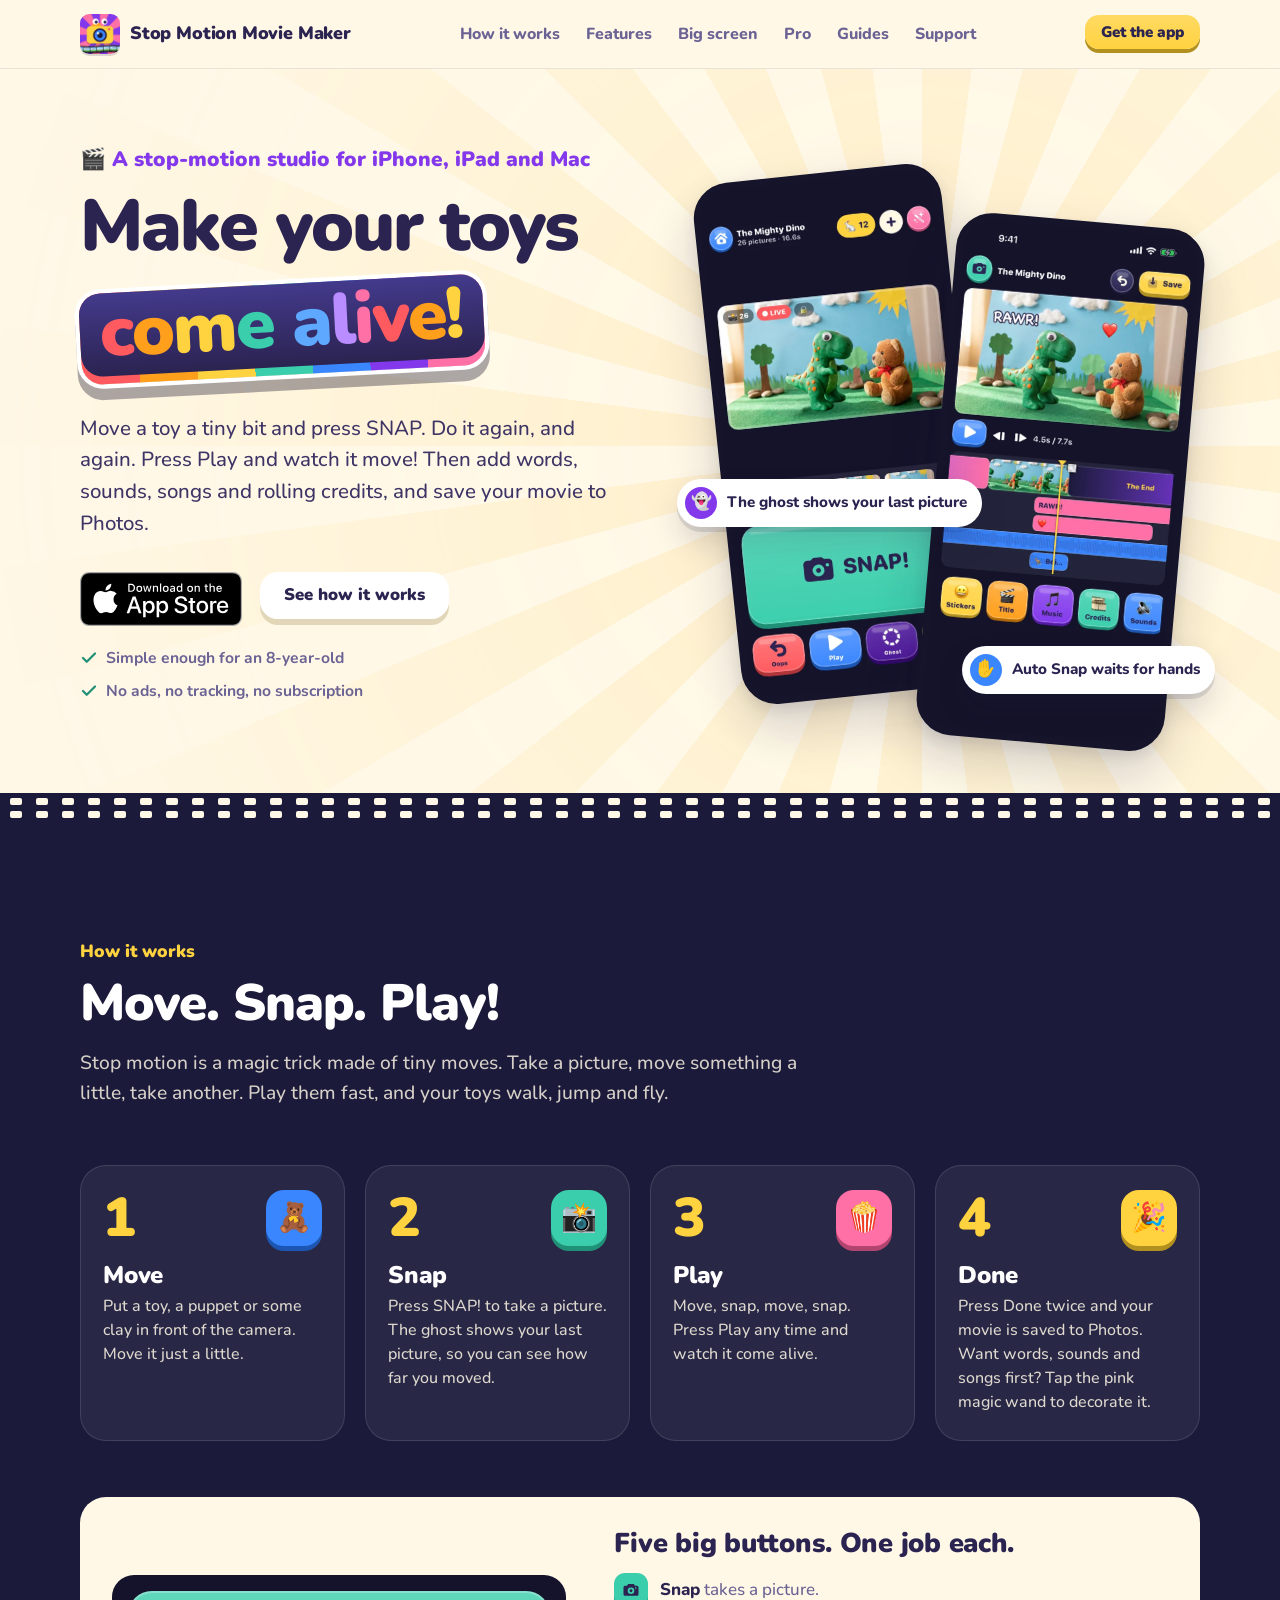
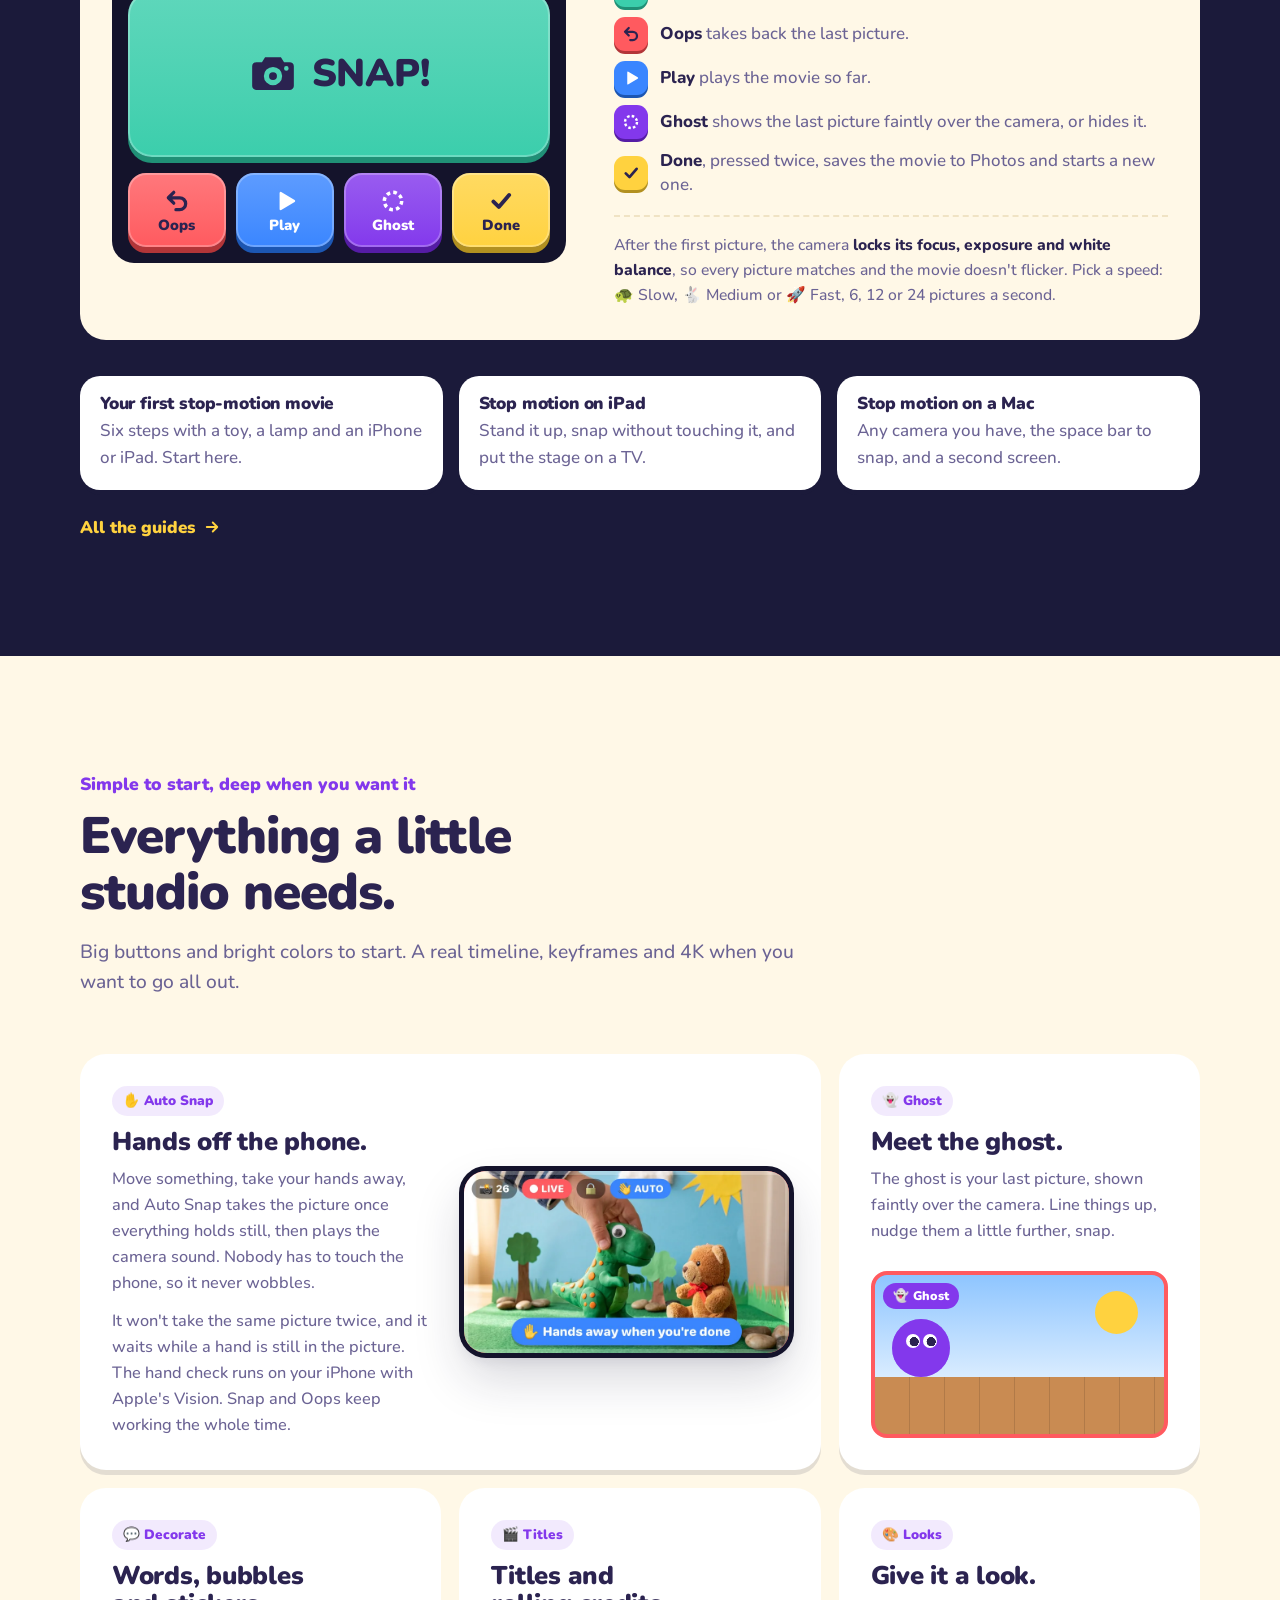
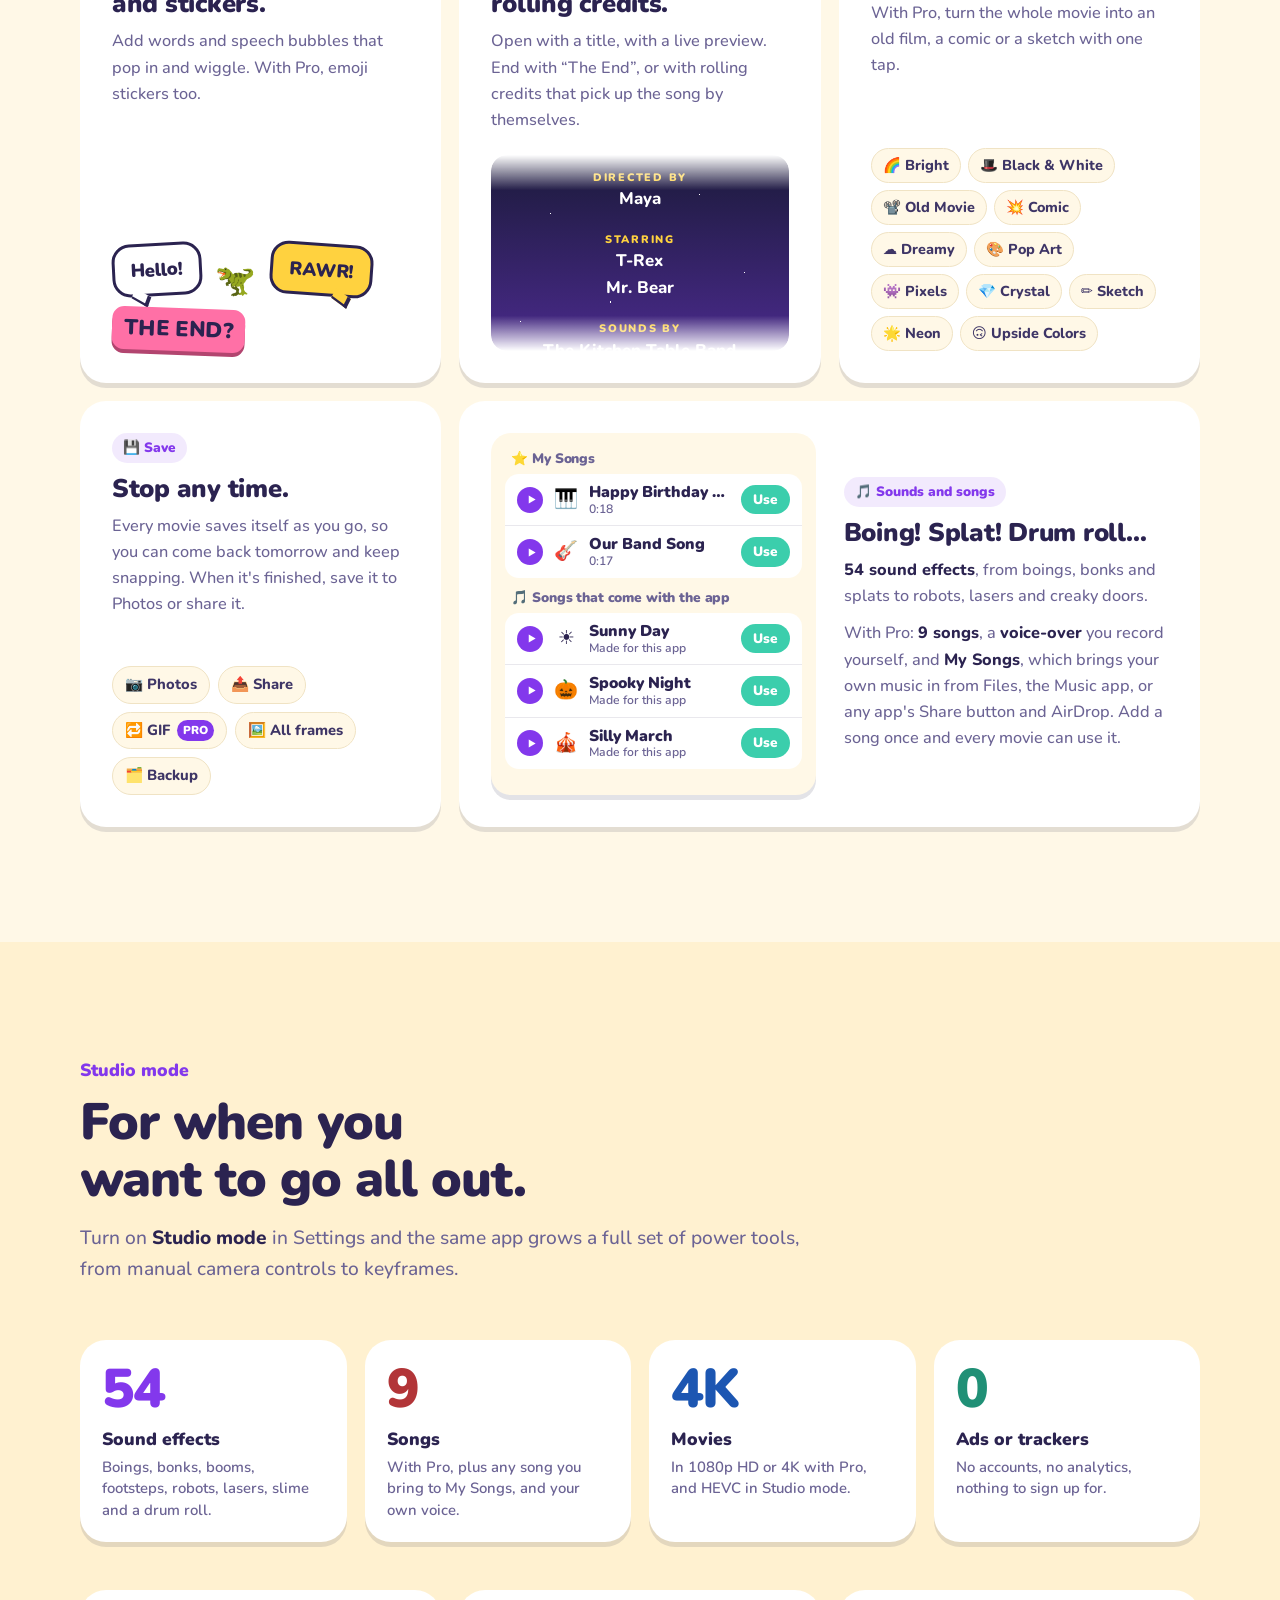
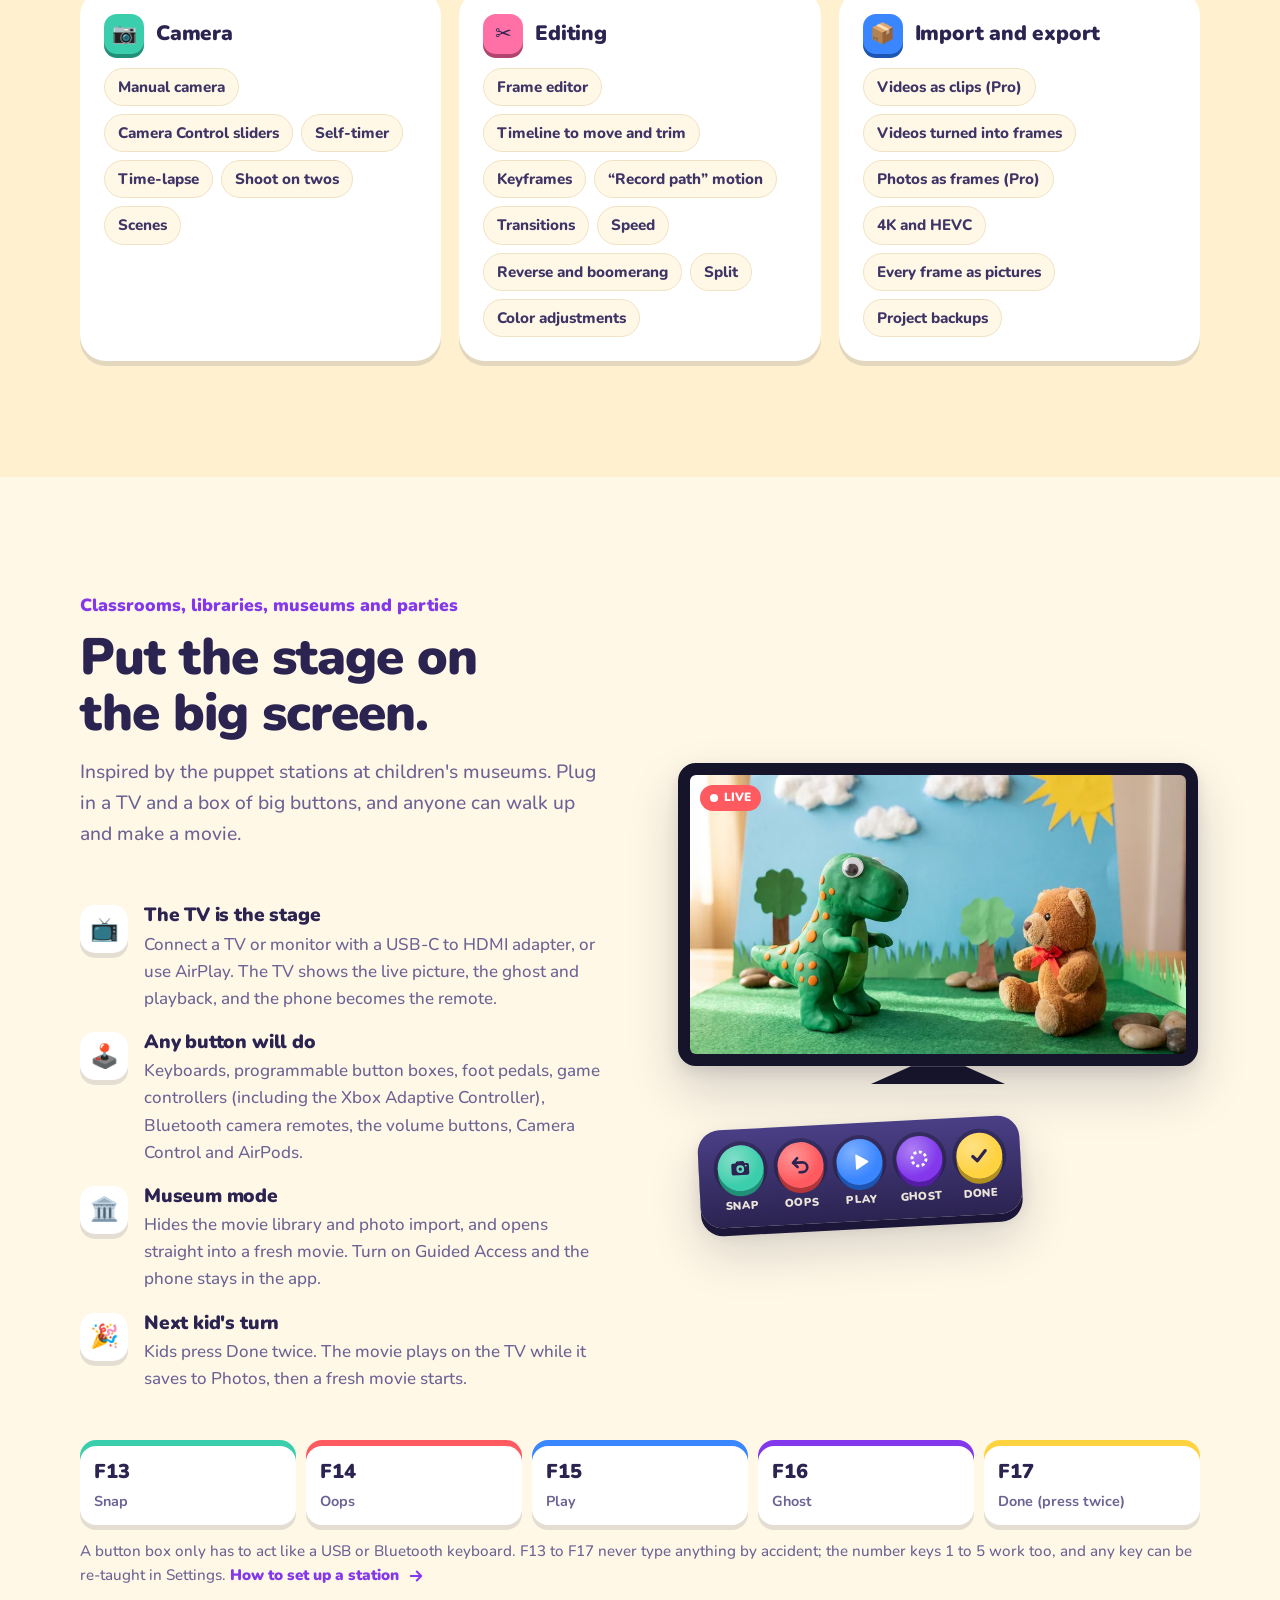
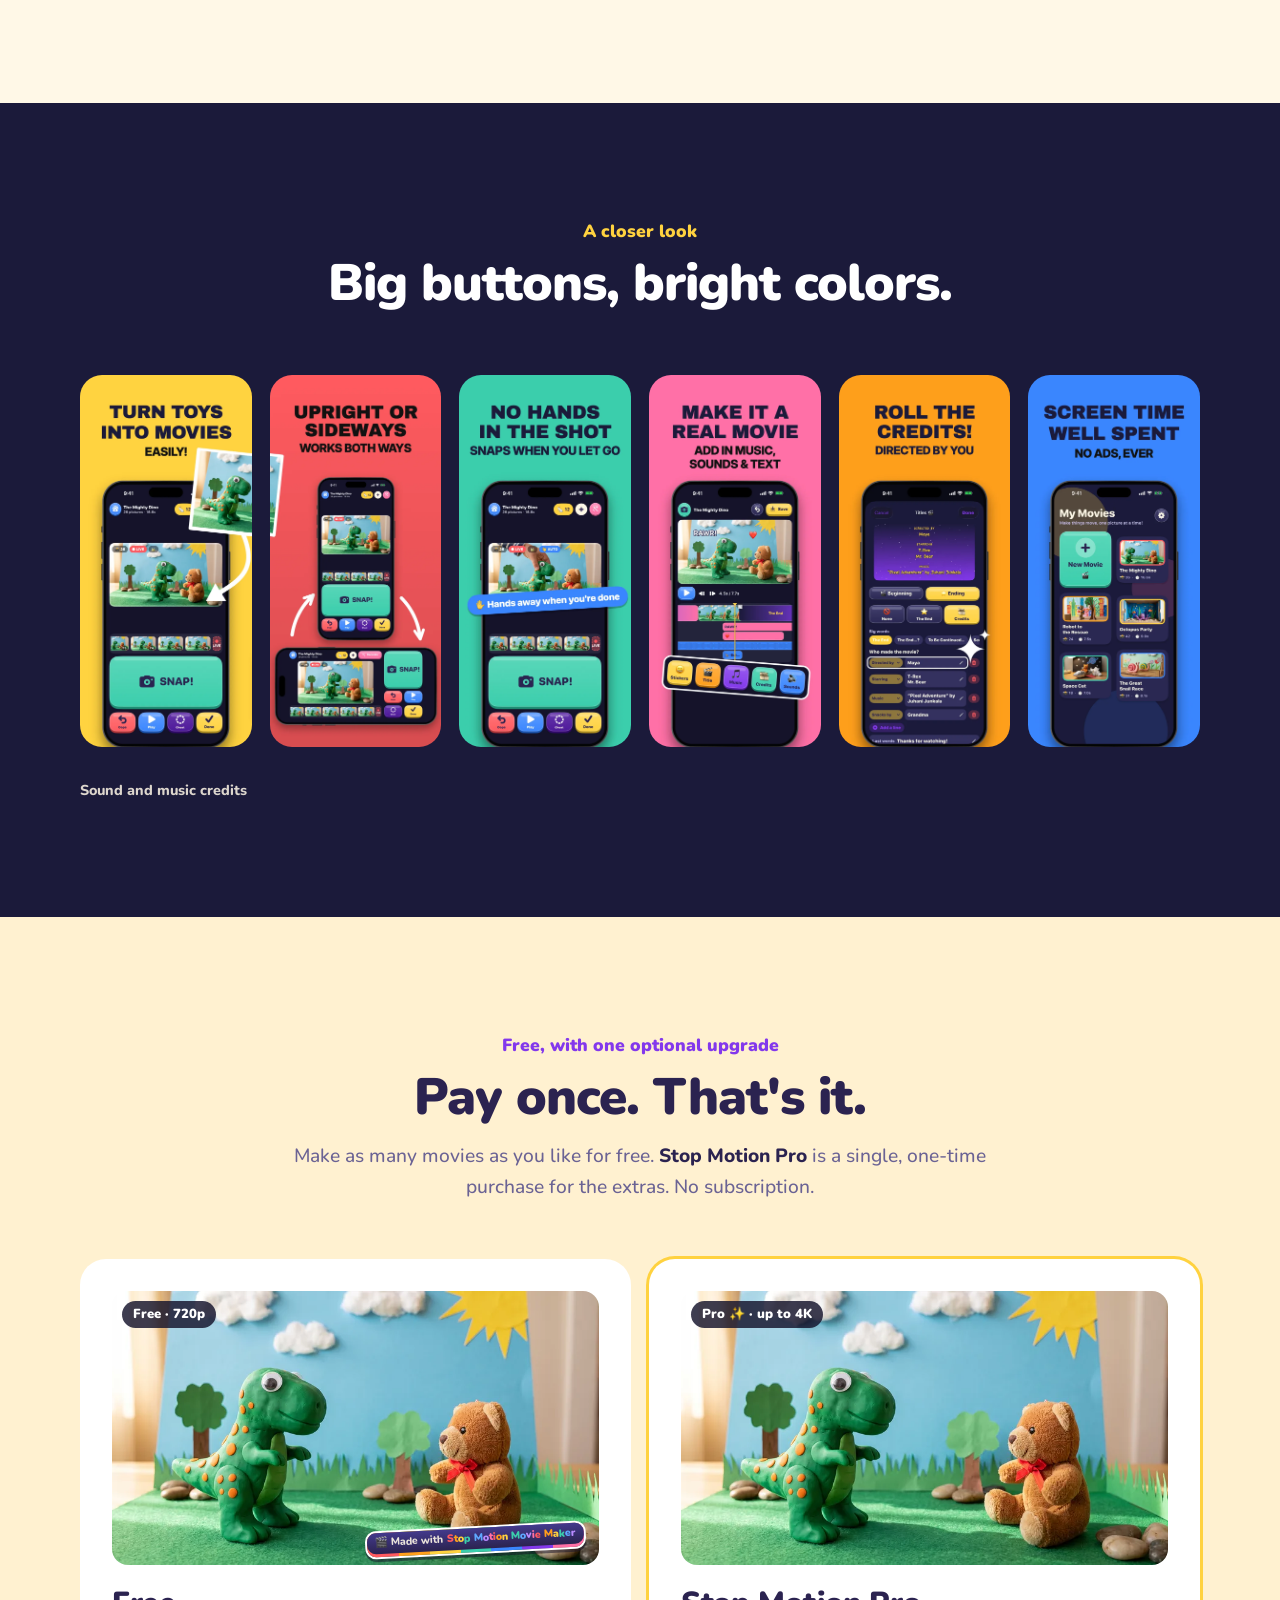
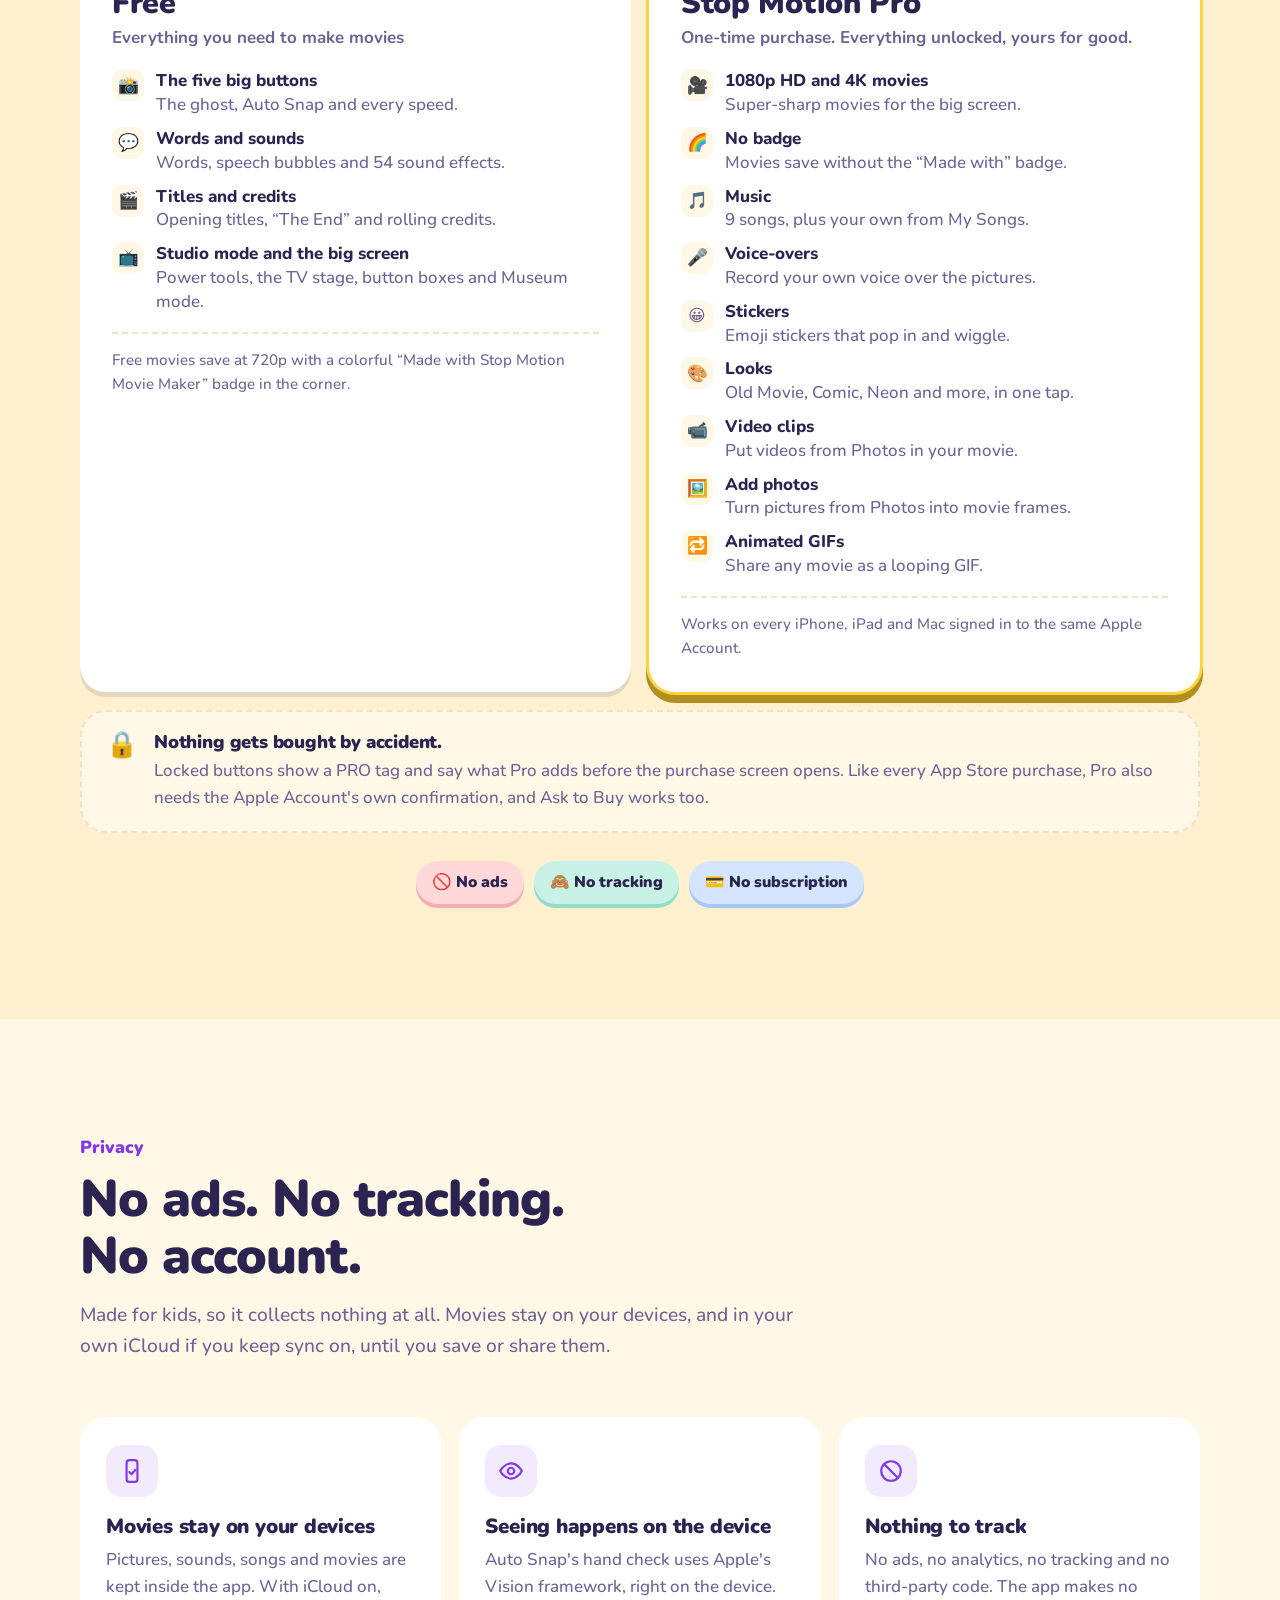
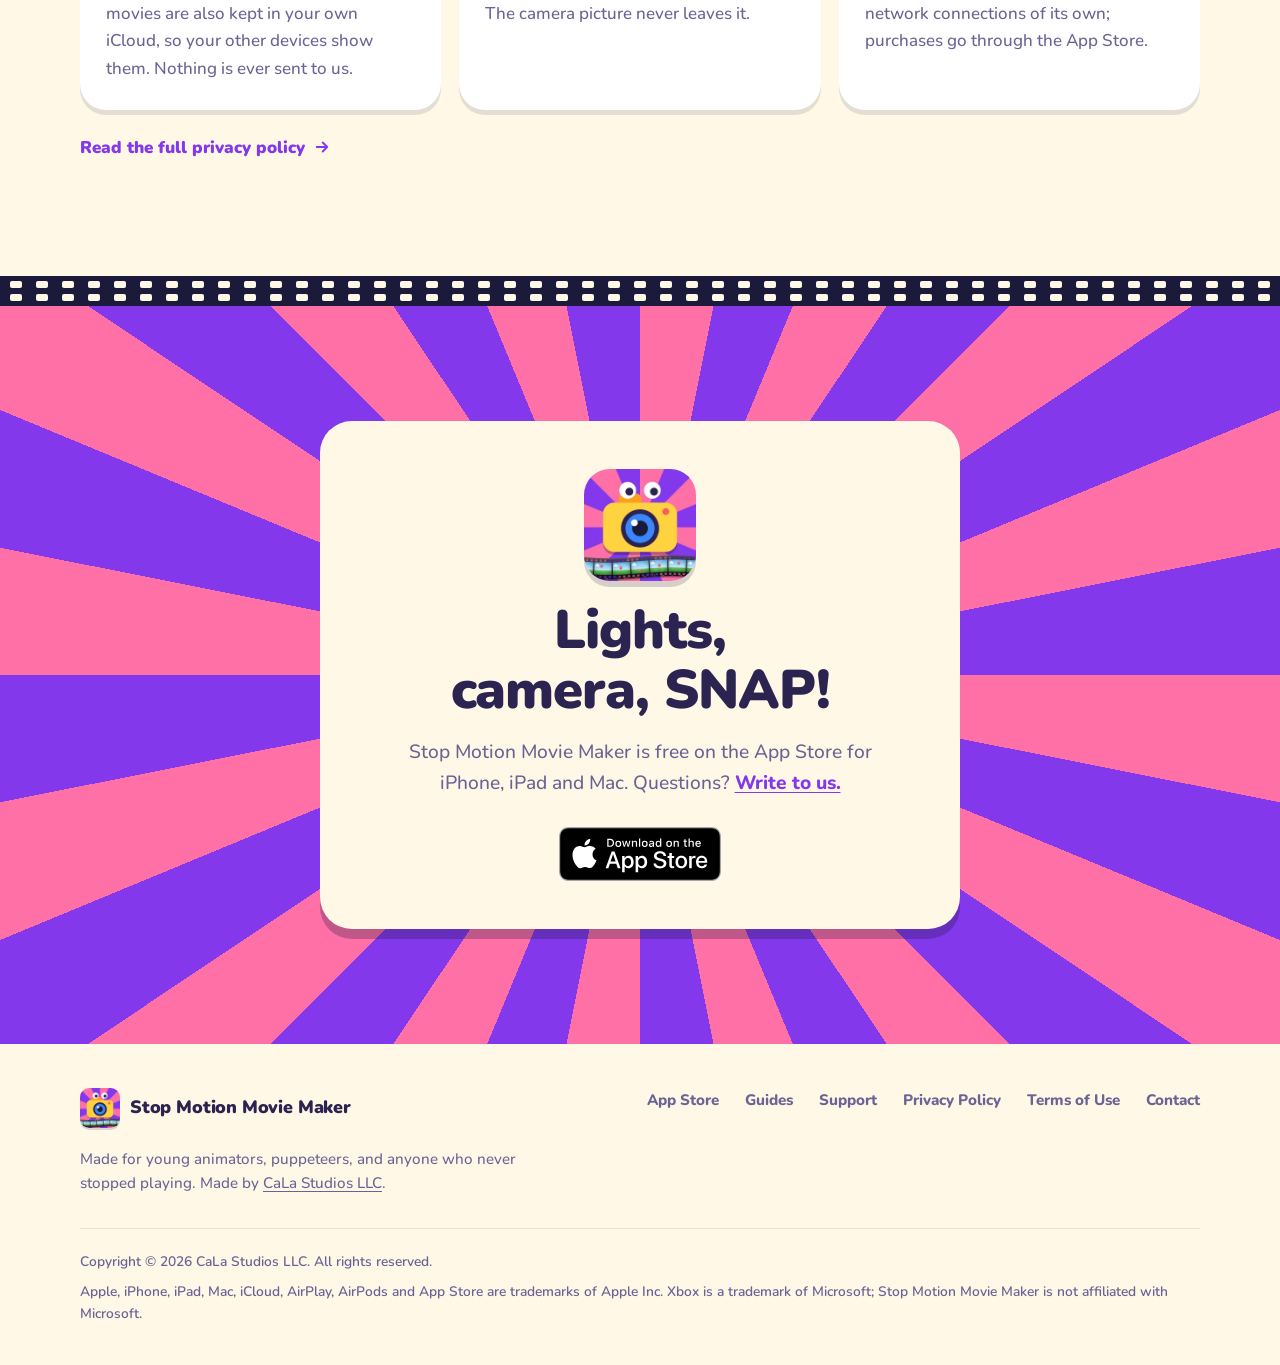
<file: index.html>
<!DOCTYPE html>
<html lang="en">
<head>
  <meta charset="utf-8">
  <meta name="viewport" content="width=device-width, initial-scale=1, viewport-fit=cover">
  <title>Stop Motion Movie Maker – Stop-motion movies for iPhone, iPad and Mac</title>
  <meta name="description" content="A stop-motion movie studio for iPhone, iPad and Mac. Move a toy, press SNAP, press Play. A ghost of the last picture, hands-free Auto Snap, sounds and credits.">
  <link rel="canonical" href="https://stopmotionmoviemaker.com/">
  <meta name="theme-color" content="#fff8e7">
  <meta name="apple-itunes-app" content="app-id=6815898667">

  <meta property="og:type" content="website">
  <meta property="og:site_name" content="Stop Motion Movie Maker">
  <meta property="og:title" content="Stop Motion Movie Maker – Make your toys come alive">
  <meta property="og:description" content="Move a toy a tiny bit, press SNAP, and do it again. Press Play and watch it move. A stop-motion movie studio for iPhone, iPad and Mac, simple enough for an 8-year-old.">
  <meta property="og:url" content="https://stopmotionmoviemaker.com/">
  <meta property="og:image" content="https://stopmotionmoviemaker.com/assets/img/og-image.jpg">
  <meta property="og:image:width" content="1200">
  <meta property="og:image:height" content="630">
  <meta property="og:image:alt" content="Stop Motion Movie Maker: make your toys come alive, shown on an iPhone with the big SNAP button">
  <meta name="twitter:card" content="summary_large_image">
  <meta name="twitter:title" content="Stop Motion Movie Maker – Make your toys come alive">
  <meta name="twitter:description" content="A stop-motion movie studio for iPhone, iPad and Mac, simple enough for an 8-year-old.">
  <meta name="twitter:image" content="https://stopmotionmoviemaker.com/assets/img/og-image.jpg">

  <link rel="icon" href="/assets/img/icon-32.png" sizes="32x32" type="image/png">
  <link rel="icon" href="/assets/img/icon-16.png" sizes="16x16" type="image/png">
  <link rel="apple-touch-icon" href="/assets/img/icon-180.png">
  <link rel="manifest" href="/site.webmanifest">
  <link rel="stylesheet" href="/assets/css/site.css?v=20261021b">

  <script type="application/ld+json">
  {
    "@context": "https://schema.org",
    "@type": "SoftwareApplication",
    "name": "Stop Motion Movie Maker",
    "operatingSystem": "iOS 18.0 or later, iPadOS 18.0 or later, macOS 15.6 or later",
    "applicationCategory": "MultimediaApplication",
    "description": "A stop-motion movie studio for iPhone, iPad and Mac. Five big buttons (Snap, Oops, Play, Ghost, Done), an onion-skin ghost, hands-free Auto Snap, stickers, words, sound effects, songs, voice-over, titles and rolling credits, a big-screen mode for TVs, and support for button boxes, foot pedals and game controllers.",
    "url": "https://stopmotionmoviemaker.com/",
    "image": "https://stopmotionmoviemaker.com/assets/img/icon-512.png",
    "downloadUrl": "https://apps.apple.com/us/app/stop-motion-movie-maker/id6815898667",
    "installUrl": "https://apps.apple.com/us/app/stop-motion-movie-maker/id6815898667",
    "offers": { "@type": "Offer", "price": "0", "priceCurrency": "USD" },
    "screenshot": [
      "https://stopmotionmoviemaker.com/assets/img/shot-01-turn-toys-into-movies.webp",
      "https://stopmotionmoviemaker.com/assets/img/shot-02-upright-or-sideways.webp",
      "https://stopmotionmoviemaker.com/assets/img/shot-03-no-hands-in-the-shot.webp",
      "https://stopmotionmoviemaker.com/assets/img/shot-04-make-it-a-real-movie.webp",
      "https://stopmotionmoviemaker.com/assets/img/shot-05-roll-the-credits.webp",
      "https://stopmotionmoviemaker.com/assets/img/shot-06-screen-time-well-spent.webp"
    ],
    "author": { "@type": "Organization", "name": "CaLa Studios LLC", "url": "https://calastudios.app/", "email": "support@calastudios.app" }
  }
  </script>
</head>
<body>
  <a class="skip-link" href="#main">Skip to content</a>
  <svg width="0" height="0" style="position:absolute" aria-hidden="true">
    <symbol id="i-snap" viewBox="0 0 24 24"><path fill="currentColor" fill-rule="evenodd" d="M8.2 4h7.6l1.5 2.3H20a2 2 0 0 1 2 2v9.4a2 2 0 0 1-2 2H4a2 2 0 0 1-2-2V8.3a2 2 0 0 1 2-2h2.7L8.2 4ZM12 8.6a4.4 4.4 0 1 0 0 8.8 4.4 4.4 0 0 0 0-8.8Zm6.4-.4a1.1 1.1 0 1 0 0 2.2 1.1 1.1 0 0 0 0-2.2Z"/><circle fill="currentColor" cx="12" cy="13" r="1.9"/></symbol>
    <symbol id="i-oops" viewBox="0 0 24 24"><path fill="none" stroke="currentColor" stroke-width="3" stroke-linecap="round" stroke-linejoin="round" d="M9 14 4 9l5-5M4 9h10.5a5.5 5.5 0 0 1 0 11H11"/></symbol>
    <symbol id="i-play" viewBox="0 0 24 24"><path fill="currentColor" d="M7 4.5v15a1 1 0 0 0 1.5.86l12.4-7.5a1 1 0 0 0 0-1.72L8.5 3.64A1 1 0 0 0 7 4.5Z"/></symbol>
    <symbol id="i-ghost" viewBox="0 0 24 24"><circle fill="none" stroke="currentColor" stroke-width="3.2" stroke-dasharray="3.4 2.88" cx="12" cy="12" r="8"/></symbol>
    <symbol id="i-done" viewBox="0 0 24 24"><path fill="none" stroke="currentColor" stroke-width="3.6" stroke-linecap="round" stroke-linejoin="round" d="M5 12.5 10 17.5 19.5 6.5"/></symbol>
  </svg>

  <header class="site-header">
    <div class="container nav">
      <a class="nav-brand logo" href="/" aria-label="Stop Motion Movie Maker home">
        <img class="logo-icon" src="/assets/img/icon-180.png" alt="Stop Motion Movie Maker app icon" width="40" height="40">
        <span class="logo-name">Stop Motion Movie Maker</span>
      </a>
      <ul class="nav-links" id="nav-links">
        <li><a href="#how">How it works</a></li>
        <li><a href="#features">Features</a></li>
        <li><a href="#station">Big screen</a></li>
        <li><a href="#pro">Pro</a></li>
        <li><a href="/guides">Guides</a></li>
        <li><a href="/support">Support</a></li>
      </ul>
      <div class="nav-cta">
        <a class="btn btn-sm" href="https://apps.apple.com/us/app/stop-motion-movie-maker/id6815898667">Get the app</a>
        <button class="nav-toggle" type="button" aria-controls="nav-links" aria-expanded="false" aria-label="Menu"><span></span></button>
      </div>
    </div>
  </header>

  <main id="main">

    <!-- ============ Hero ============ -->
    <section class="hero">
      <div class="container hero-grid">
        <div class="hero-copy">
          <span class="eyebrow">🎬 A stop-motion studio for iPhone, iPad and Mac</span>
          <h1>Make your toys<br> <span class="sticker-word"><span><span class="visually-hidden">come alive!</span><span aria-hidden="true"><i>c</i><i>o</i><i>m</i><i>e</i> <i>a</i><i>l</i><i>i</i><i>v</i><i>e</i><i>!</i></span></span></span></h1>
          <p class="hero-sub">Move a toy a tiny bit and press SNAP. Do it again, and again. Press Play and watch it move! Then add words, sounds, songs and rolling credits, and save your movie to Photos.</p>
          <div class="hero-cta">
            <a class="badge-link" href="https://apps.apple.com/us/app/stop-motion-movie-maker/id6815898667">
              <img src="/assets/img/app-store-badge.svg" alt="Download on the App Store" width="162" height="54">
            </a>
            <a class="btn btn-white" href="#how">See how it works</a>
          </div>
          <ul class="hero-meta">
            <li><svg viewBox="0 0 24 24" fill="none" stroke="currentColor" stroke-width="3" stroke-linecap="round" stroke-linejoin="round" aria-hidden="true"><path d="M20 6 9 17l-5-5"/></svg>Simple enough for an 8-year-old</li>
            <li><svg viewBox="0 0 24 24" fill="none" stroke="currentColor" stroke-width="3" stroke-linecap="round" stroke-linejoin="round" aria-hidden="true"><path d="M20 6 9 17l-5-5"/></svg>No ads, no tracking, no subscription</li>
          </ul>
        </div>
        <div class="hero-visual">
          <div class="phone phone--a"><img src="/assets/img/screen-capture.webp" alt="The Stop Motion Movie Maker camera: a clay dinosaur and a teddy bear on a toy stage above the big SNAP button and Oops, Play, Ghost and Done" width="600" height="1304" fetchpriority="high"></div>
          <div class="phone phone--b"><img src="/assets/img/screen-editor.webp" alt="The Stop Motion Movie Maker editor: the dinosaur movie with a RAWR! sticker and a heart, over a timeline of titles, stickers and sounds" width="600" height="1304" fetchpriority="high"></div>
          <div class="chip chip--tl" aria-hidden="true"><span class="dot">👻</span>The ghost shows your last picture</div>
          <div class="chip chip--br" aria-hidden="true"><span class="dot">✋</span>Auto Snap waits for hands</div>
        </div>
      </div>
    </section>
    <div class="filmstrip" aria-hidden="true"></div>

    <!-- ============ How it works ============ -->
    <section class="section section--night steps" id="how">
      <div class="container">
        <div class="section-head">
          <span class="eyebrow">How it works</span>
          <h2 class="title">Move. Snap. Play!</h2>
          <p class="lede">Stop motion is a magic trick made of tiny moves. Take a picture, move something a little, take another. Play them fast, and your toys walk, jump and fly.</p>
        </div>
        <ol class="steps-grid">
          <li class="step reveal">
            <div class="step-head"><span class="step-num">1</span><span class="step-icon" aria-hidden="true">🧸</span></div>
            <h3>Move</h3>
            <p>Put a toy, a puppet or some clay in front of the camera. Move it just a little.</p>
          </li>
          <li class="step reveal">
            <div class="step-head"><span class="step-num">2</span><span class="step-icon" aria-hidden="true">📸</span></div>
            <h3>Snap</h3>
            <p>Press SNAP! to take a picture. The ghost shows your last picture, so you can see how far you moved.</p>
          </li>
          <li class="step reveal">
            <div class="step-head"><span class="step-num">3</span><span class="step-icon" aria-hidden="true">🍿</span></div>
            <h3>Play</h3>
            <p>Move, snap, move, snap. Press Play any time and watch it come alive.</p>
          </li>
          <li class="step reveal">
            <div class="step-head"><span class="step-num">4</span><span class="step-icon" aria-hidden="true">🎉</span></div>
            <h3>Done</h3>
            <p>Press Done twice and your movie is saved to Photos. Want words, sounds and songs first? Tap the pink magic wand to decorate it.</p>
          </li>
        </ol>

        <div class="buttons-demo reveal">
          <div class="pad" aria-hidden="true">
            <span class="candy candy--snap"><svg><use href="#i-snap"/></svg>SNAP!</span>
            <span class="candy candy--oops"><svg><use href="#i-oops"/></svg>Oops</span>
            <span class="candy candy--play"><svg><use href="#i-play"/></svg>Play</span>
            <span class="candy candy--ghost"><svg><use href="#i-ghost"/></svg>Ghost</span>
            <span class="candy candy--done"><svg><use href="#i-done"/></svg>Done</span>
          </div>
          <div class="buttons-copy">
            <h3>Five big buttons. One job each.</h3>
            <ul class="button-list">
              <li><span class="key-dot key-dot--snap" aria-hidden="true"><svg><use href="#i-snap"/></svg></span><span><b>Snap</b> takes a picture.</span></li>
              <li><span class="key-dot key-dot--oops" aria-hidden="true"><svg><use href="#i-oops"/></svg></span><span><b>Oops</b> takes back the last picture.</span></li>
              <li><span class="key-dot key-dot--play" aria-hidden="true"><svg><use href="#i-play"/></svg></span><span><b>Play</b> plays the movie so far.</span></li>
              <li><span class="key-dot key-dot--ghost" aria-hidden="true"><svg><use href="#i-ghost"/></svg></span><span><b>Ghost</b> shows the last picture faintly over the camera, or hides it.</span></li>
              <li><span class="key-dot key-dot--done" aria-hidden="true"><svg><use href="#i-done"/></svg></span><span><b>Done</b>, pressed twice, saves the movie to Photos and starts a new one.</span></li>
            </ul>
            <p class="buttons-note">After the first picture, the camera <strong>locks its focus, exposure and white balance</strong>, so every picture matches and the movie doesn't flicker. Pick a speed: 🐢 Slow, 🐇 Medium or 🚀 Fast, 6, 12 or 24 pictures a second.</p>
          </div>
        </div>
        <ul class="guide-list">
          <li><h3><a href="/how-to-make-a-stop-motion-movie">Your first stop-motion movie</a></h3><p>Six steps with a toy, a lamp and an iPhone or iPad. Start here.</p></li>
          <li><h3><a href="/stop-motion-on-ipad">Stop motion on iPad</a></h3><p>Stand it up, snap without touching it, and put the stage on a TV.</p></li>
          <li><h3><a href="/stop-motion-on-mac">Stop motion on a Mac</a></h3><p>Any camera you have, the space bar to snap, and a second screen.</p></li>
        </ul>
        <a class="link-arrow" href="/guides">All the guides <svg viewBox="0 0 24 24" fill="none" stroke="currentColor" stroke-width="2.5" stroke-linecap="round" stroke-linejoin="round" aria-hidden="true"><path d="M5 12h14M13 6l6 6-6 6"/></svg></a>
      </div>
    </section>

    <!-- ============ Features ============ -->
    <section class="section" id="features">
      <div class="container">
        <div class="section-head">
          <span class="eyebrow">Simple to start, deep when you want it</span>
          <h2 class="title">Everything a little studio needs.</h2>
          <p class="lede">Big buttons and bright colors to start. A real timeline, keyframes and 4K when you want to go all out.</p>
        </div>

        <div class="bento">
          <article class="card span-4 card--split reveal">
            <div class="card-body">
              <span class="card-tag">✋ Auto Snap</span>
              <h3>Hands off the phone.</h3>
              <p>Move something, take your hands away, and Auto Snap takes the picture once everything holds still, then plays the camera sound. Nobody has to touch the phone, so it never wobbles.</p>
              <p>It won't take the same picture twice, and it waits while a hand is still in the picture. The hand check runs on your iPhone with Apple's Vision. Snap and Oops keep working the whole time.</p>
            </div>
            <div class="shot-frame"><img src="/assets/img/autosnap-hand.webp" alt="Auto Snap in the app: a hand is still holding the clay dinosaur, and the app says “Hands away when you're done”" width="800" height="450" loading="lazy"></div>
          </article>

          <article class="card span-2 reveal">
            <div class="card-body">
              <span class="card-tag">👻 Ghost</span>
              <h3>Meet the ghost.</h3>
              <p>The ghost is your last picture, shown faintly over the camera. Line things up, nudge them a little further, snap.</p>
              <div class="demo">
                <div class="flipbook" role="img" aria-label="A little stage where a purple ball hops along one picture at a time, with a faint ghost of the last picture behind it">
                  <span class="flipbook-label" aria-hidden="true">👻 Ghost</span>
                  <span class="sun"></span>
                  <span class="ball ball--ghost"></span>
                  <span class="ball ball--now"></span>
                </div>
              </div>
            </div>
          </article>

          <article class="card span-2 reveal">
            <div class="card-body">
              <span class="card-tag">💬 Decorate</span>
              <h3>Words, bubbles and stickers.</h3>
              <p>Add words and speech bubbles that pop in and wiggle. With Pro, emoji stickers too.</p>
              <div class="demo" aria-hidden="true">
                <div class="bubbles">
                  <span class="bubble">Hello!</span>
                  <span class="sticker-emoji">🦖</span>
                  <span class="bubble bubble--2">RAWR!</span>
                  <span class="word-pop">THE END?</span>
                </div>
              </div>
            </div>
          </article>

          <article class="card span-2 reveal">
            <div class="card-body">
              <span class="card-tag">🎬 Titles</span>
              <h3>Titles and rolling credits.</h3>
              <p>Open with a title, with a live preview. End with “The End”, or with rolling credits that pick up the song by themselves.</p>
              <div class="demo">
                <div class="credits-roll" role="img" aria-label="Rolling credits: Directed by Maya, Starring T-Rex and Mr. Bear">
                  <ul aria-hidden="true">
                    <li><small>DIRECTED BY</small><span>Maya</span></li>
                    <li><small>STARRING</small><span>T-Rex</span><span>Mr. Bear</span></li>
                    <li><small>SOUNDS BY</small><span>The Kitchen Table Band</span></li>
                    <li><small>SPECIAL THANKS</small><span>Grandma</span></li>
                  </ul>
                </div>
              </div>
            </div>
          </article>

          <article class="card span-2 reveal">
            <div class="card-body">
              <span class="card-tag">🎨 Looks</span>
              <h3>Give it a look.</h3>
              <p>With Pro, turn the whole movie into an old film, a comic or a sketch with one tap.</p>
              <div class="demo">
                <ul class="looks" aria-label="Color looks">
                  <li>🌈 Bright</li><li>🎩 Black &amp; White</li><li>📽️ Old Movie</li><li>💥 Comic</li><li>☁️ Dreamy</li><li>🎨 Pop Art</li><li>👾 Pixels</li><li>💎 Crystal</li><li>✏️ Sketch</li><li>🌟 Neon</li><li>🙃 Upside Colors</li>
                </ul>
              </div>
            </div>
          </article>

          <article class="card span-2 reveal">
            <div class="card-body">
              <span class="card-tag">💾 Save</span>
              <h3>Stop any time.</h3>
              <p>Every movie saves itself as you go, so you can come back tomorrow and keep snapping. When it's finished, save it to Photos or share it.</p>
              <div class="demo">
                <ul class="pills" aria-label="Ways to save a movie">
                  <li class="pill">📷 Photos</li>
                  <li class="pill">📤 Share</li>
                  <li class="pill">🔁 GIF <em>PRO</em></li>
                  <li class="pill">🖼️ All frames</li>
                  <li class="pill">🗂️ Backup</li>
                </ul>
              </div>
            </div>
          </article>

          <article class="card span-4 card--split card--split-rev reveal">
            <div class="card-body">
              <span class="card-tag">🎵 Sounds and songs</span>
              <h3>Boing! Splat! Drum roll…</h3>
              <p><strong>54 sound effects</strong>, from boings, bonks and splats to robots, lasers and creaky doors.</p>
              <p>With Pro: <strong>9 songs</strong>, a <strong>voice-over</strong> you record yourself, and <strong>My Songs</strong>, which brings your own music in from Files, the Music app, or any app's Share button and AirDrop. Add a song once and every movie can use it.</p>
            </div>
            <div class="song-sheet" role="img" aria-label="The Music sheet: My Songs with Happy Birthday Tune and Our Band Song, then songs that come with the app: Sunny Day, Spooky Night and Silly March">
              <h4>⭐ My Songs</h4>
              <ul class="song-rows" aria-hidden="true">
                <li><span class="song-play"><svg viewBox="0 0 24 24" fill="currentColor"><path d="M6 3.5v17l15-8.5z"/></svg></span><span class="song-emoji">🎹</span><span class="song-name">Happy Birthday Tune<span>0:18</span></span><span class="song-use">Use</span></li>
                <li><span class="song-play"><svg viewBox="0 0 24 24" fill="currentColor"><path d="M6 3.5v17l15-8.5z"/></svg></span><span class="song-emoji">🎸</span><span class="song-name">Our Band Song<span>0:17</span></span><span class="song-use">Use</span></li>
              </ul>
              <h4>🎵 Songs that come with the app</h4>
              <ul class="song-rows" aria-hidden="true">
                <li><span class="song-play"><svg viewBox="0 0 24 24" fill="currentColor"><path d="M6 3.5v17l15-8.5z"/></svg></span><span class="song-emoji">☀️</span><span class="song-name">Sunny Day<span>Made for this app</span></span><span class="song-use">Use</span></li>
                <li><span class="song-play"><svg viewBox="0 0 24 24" fill="currentColor"><path d="M6 3.5v17l15-8.5z"/></svg></span><span class="song-emoji">🎃</span><span class="song-name">Spooky Night<span>Made for this app</span></span><span class="song-use">Use</span></li>
                <li><span class="song-play"><svg viewBox="0 0 24 24" fill="currentColor"><path d="M6 3.5v17l15-8.5z"/></svg></span><span class="song-emoji">🎪</span><span class="song-name">Silly March<span>Made for this app</span></span><span class="song-use">Use</span></li>
              </ul>
            </div>
          </article>
        </div>
      </div>
    </section>

    <!-- ============ Studio mode ============ -->
    <section class="section section--alt" id="studio">
      <div class="container">
        <div class="section-head">
          <span class="eyebrow">Studio mode</span>
          <h2 class="title">For when you want to go all out.</h2>
          <p class="lede">Turn on <strong>Studio mode</strong> in Settings and the same app grows a full set of power tools, from manual camera controls to keyframes.</p>
        </div>

        <ul class="stats reveal">
          <li class="stat"><b>54</b><span>Sound effects</span><small>Boings, bonks, booms, footsteps, robots, lasers, slime and a drum roll.</small></li>
          <li class="stat"><b>9</b><span>Songs</span><small>With Pro, plus any song you bring to My Songs, and your own voice.</small></li>
          <li class="stat"><b>4K</b><span>Movies</span><small>In 1080p HD or 4K with Pro, and HEVC in Studio mode.</small></li>
          <li class="stat"><b>0</b><span>Ads or trackers</span><small>No accounts, no analytics, nothing to sign up for.</small></li>
        </ul>

        <div class="chip-groups">
          <div class="chip-group reveal">
            <div class="chip-head"><span style="--face:var(--grass);--lip:var(--grass-lip)" aria-hidden="true">📷</span><h3>Camera</h3></div>
            <ul class="chips" aria-label="Camera tools">
              <li>Manual camera</li><li>Camera Control sliders</li><li>Self-timer</li><li>Time-lapse</li><li>Shoot on twos</li><li>Scenes</li>
            </ul>
          </div>
          <div class="chip-group reveal">
            <div class="chip-head"><span style="--face:var(--bubblegum);--lip:var(--bubblegum-lip)" aria-hidden="true">✂️</span><h3>Editing</h3></div>
            <ul class="chips" aria-label="Editing tools">
              <li>Frame editor</li><li>Timeline to move and trim</li><li>Keyframes</li><li>“Record path” motion</li><li>Transitions</li><li>Speed</li><li>Reverse and boomerang</li><li>Split</li><li>Color adjustments</li>
            </ul>
          </div>
          <div class="chip-group reveal">
            <div class="chip-head"><span style="--face:var(--sky);--lip:var(--sky-lip)" aria-hidden="true">📦</span><h3>Import and export</h3></div>
            <ul class="chips" aria-label="Import and export">
              <li>Videos as clips (Pro)</li><li>Videos turned into frames</li><li>Photos as frames (Pro)</li><li>4K and HEVC</li><li>Every frame as pictures</li><li>Project backups</li>
            </ul>
          </div>
        </div>
      </div>
    </section>

    <!-- ============ Big screen / station ============ -->
    <section class="section" id="station">
      <div class="container">
        <div class="station-grid">
          <div>
            <div class="section-head">
              <span class="eyebrow">Classrooms, libraries, museums and parties</span>
              <h2 class="title">Put the stage on the big screen.</h2>
              <p class="lede">Inspired by the puppet stations at children's museums. Plug in a TV and a box of big buttons, and anyone can walk up and make a movie.</p>
            </div>
            <ul class="station-points">
              <li class="reveal">
                <span class="pt-icon" aria-hidden="true">📺</span>
                <div><h3>The TV is the stage</h3><p>Connect a TV or monitor with a USB-C to HDMI adapter, or use AirPlay. The TV shows the live picture, the ghost and playback, and the phone becomes the remote.</p></div>
              </li>
              <li class="reveal">
                <span class="pt-icon" aria-hidden="true">🕹️</span>
                <div><h3>Any button will do</h3><p>Keyboards, programmable button boxes, foot pedals, game controllers (including the Xbox Adaptive Controller), Bluetooth camera remotes, the volume buttons, Camera Control and AirPods.</p></div>
              </li>
              <li class="reveal">
                <span class="pt-icon" aria-hidden="true">🏛️</span>
                <div><h3>Museum mode</h3><p>Hides the movie library and photo import, and opens straight into a fresh movie. Turn on Guided Access and the phone stays in the app.</p></div>
              </li>
              <li class="reveal">
                <span class="pt-icon" aria-hidden="true">🎉</span>
                <div><h3>Next kid's turn</h3><p>Kids press Done twice. The movie plays on the TV while it saves to Photos, then a fresh movie starts.</p></div>
              </li>
            </ul>
          </div>
          <div class="station-art reveal" role="img" aria-label="A TV showing the live stage, with a box of five big arcade buttons in front of it: Snap, Oops, Play, Ghost and Done">
            <div class="tv" aria-hidden="true">
              <div class="tv-screen"><img src="/assets/img/stage.webp" alt="A clay dinosaur and a teddy bear on a toy stage" width="800" height="450" loading="lazy"><span class="tv-live">LIVE</span></div>
              <div class="tv-stand"></div>
            </div>
            <div class="button-box" aria-hidden="true">
              <span class="arcade arcade--snap"><i><svg><use href="#i-snap"/></svg></i>SNAP</span>
              <span class="arcade arcade--oops"><i><svg><use href="#i-oops"/></svg></i>OOPS</span>
              <span class="arcade arcade--play"><i><svg><use href="#i-play"/></svg></i>PLAY</span>
              <span class="arcade arcade--ghost"><i><svg><use href="#i-ghost"/></svg></i>GHOST</span>
              <span class="arcade arcade--done"><i><svg><use href="#i-done"/></svg></i>DONE</span>
            </div>
          </div>
        </div>

        <ul class="keys reveal" aria-label="Keys a button box can send">
          <li class="key--snap"><kbd>F13</kbd><span>Snap</span></li>
          <li class="key--oops"><kbd>F14</kbd><span>Oops</span></li>
          <li class="key--play"><kbd>F15</kbd><span>Play</span></li>
          <li class="key--ghost"><kbd>F16</kbd><span>Ghost</span></li>
          <li class="key--done"><kbd>F17</kbd><span>Done (press twice)</span></li>
        </ul>
        <p class="keys-note">A button box only has to act like a USB or Bluetooth keyboard. F13 to F17 never type anything by accident; the number keys 1 to 5 work too, and any key can be re-taught in Settings. <a class="link-arrow" style="margin-top:0" href="/support#station">How to set up a station <svg viewBox="0 0 24 24" fill="none" stroke="currentColor" stroke-width="2.5" stroke-linecap="round" stroke-linejoin="round" aria-hidden="true"><path d="M5 12h14M13 6l6 6-6 6"/></svg></a></p>
      </div>
    </section>

    <!-- ============ Screens ============ -->
    <section class="section section--night" id="gallery">
      <div class="container">
        <div class="section-head section-head--center">
          <span class="eyebrow">A closer look</span>
          <h2 class="title">Big buttons, bright colors.</h2>
        </div>
      </div>
      <div class="container">
        <ul class="shots" aria-label="App Store screenshots">
          <li class="shot"><img src="/assets/img/shot-01-turn-toys-into-movies.webp" alt="Turn toys into movies, easily: the camera screen with a clay dinosaur and a teddy bear on the stage, the last four pictures, the big SNAP button, and Oops, Play, Ghost and Done" width="720" height="1558" loading="lazy"></li>
          <li class="shot"><img src="/assets/img/shot-02-upright-or-sideways.webp" alt="Upright or sideways, works both ways: the camera screen on an iPhone held upright and on its side" width="720" height="1558" loading="lazy"></li>
          <li class="shot"><img src="/assets/img/shot-03-no-hands-in-the-shot.webp" alt="No hands in the shot, snaps when you let go: Auto Snap waits while a hand moves the dinosaur, saying “Hands away when you're done”" width="720" height="1558" loading="lazy"></li>
          <li class="shot"><img src="/assets/img/shot-04-make-it-a-real-movie.webp" alt="Make it a real movie, add in music, sounds and text: the editor with “RAWR!” and a heart over the scene, the timeline, and Stickers, Title, Music, Credits and Sounds" width="720" height="1558" loading="lazy"></li>
          <li class="shot"><img src="/assets/img/shot-05-roll-the-credits.webp" alt="Roll the credits, directed by you: the credits sheet with Directed by Maya, Starring T-Rex and Mr. Bear, and the song" width="720" height="1558" loading="lazy"></li>
          <li class="shot"><img src="/assets/img/shot-06-screen-time-well-spent.webp" alt="Screen time well spent, no ads, ever: My Movies, with The Mighty Dino, Robot to the Rescue, Octopus Party, Space Cat and The Great Snail Race" width="720" height="1558" loading="lazy"></li>
        </ul>
        <details class="credits">
          <summary>Sound and music credits</summary>
          <ul class="credits-list">
            <li>The cartoon sound effects, the button sounds and the songs “Sunny Day”, “Tiptoe”, “Spooky Night”, “Lullaby” and “Silly March” were made for this app.</li>
            <li>Footsteps, doors, creaks, impacts, lasers, slime, robots, booms, dice, cards, coins, bells and the short jingles are by <a href="https://kenney.nl">Kenney</a>, released under <a href="https://creativecommons.org/publicdomain/zero/1.0/">CC0</a>.</li>
            <li>“Pixel Adventure”, “Pixel Chase”, “Pixel Quest” and “Pixel Finale” are by Juhani Junkala, from <a href="https://opengameart.org/content/5-chiptunes-action">5 Chiptunes (Action)</a> on OpenGameArt.org, released under <a href="https://creativecommons.org/publicdomain/zero/1.0/">CC0</a>.</li>
          </ul>
        </details>
      </div>
    </section>

    <!-- ============ Pro ============ -->
    <section class="section section--alt" id="pro">
      <div class="container">
        <div class="section-head section-head--center">
          <span class="eyebrow">Free, with one optional upgrade</span>
          <h2 class="title">Pay once. That's it.</h2>
          <p class="lede">Make as many movies as you like for free. <strong>Stop Motion Pro</strong> is a single, one-time purchase for the extras. No subscription.</p>
        </div>

        <div class="plans">
          <article class="plan reveal">
            <div class="plan-thumb">
              <img src="/assets/img/stage.webp" alt="A clay dinosaur and a teddy bear on a toy stage" width="800" height="450" loading="lazy" aria-hidden="true">
              <span class="plan-res">Free · 720p</span>
              <span class="movie-badge" aria-hidden="true"><span>🎬 Made with <b><i style="color:#ff5a5f">S</i><i style="color:#ff9f1c">t</i><i style="color:#ffd23f">o</i><i style="color:#3bceac">p</i> <i style="color:#5fa8ff">M</i><i style="color:#b98cff">o</i><i style="color:#ff70a6">t</i><i style="color:#ff5a5f">i</i><i style="color:#ff9f1c">o</i><i style="color:#ffd23f">n</i> <i style="color:#3bceac">M</i><i style="color:#5fa8ff">o</i><i style="color:#b98cff">v</i><i style="color:#ff70a6">i</i><i style="color:#ff5a5f">e</i> <i style="color:#ff9f1c">M</i><i style="color:#ffd23f">a</i><i style="color:#3bceac">k</i><i style="color:#5fa8ff">e</i><i style="color:#b98cff">r</i></b></span></span>
            </div>
            <h3>Free</h3>
            <p class="plan-price">Everything you need to make movies</p>
            <ul class="plan-list">
              <li><span class="em" aria-hidden="true">📸</span><span><b>The five big buttons</b>The ghost, Auto Snap and every speed.</span></li>
              <li><span class="em" aria-hidden="true">💬</span><span><b>Words and sounds</b>Words, speech bubbles and 54 sound effects.</span></li>
              <li><span class="em" aria-hidden="true">🎬</span><span><b>Titles and credits</b>Opening titles, “The End” and rolling credits.</span></li>
              <li><span class="em" aria-hidden="true">📺</span><span><b>Studio mode and the big screen</b>Power tools, the TV stage, button boxes and Museum mode.</span></li>
            </ul>
            <p class="plan-foot">Free movies save at 720p with a colorful “Made with Stop Motion Movie Maker” badge in the corner.</p>
          </article>

          <article class="plan plan--pro reveal">
            <div class="plan-thumb">
              <img src="/assets/img/stage.webp" alt="A clay dinosaur and a teddy bear on a toy stage" width="800" height="450" loading="lazy" aria-hidden="true">
              <span class="plan-res">Pro ✨ · up to 4K</span>
            </div>
            <h3>Stop Motion Pro</h3>
            <p class="plan-price">One-time purchase. Everything unlocked, yours for good.</p>
            <ul class="plan-list">
              <li><span class="em" aria-hidden="true">🎥</span><span><b>1080p HD and 4K movies</b>Super-sharp movies for the big screen.</span></li>
              <li><span class="em" aria-hidden="true">🌈</span><span><b>No badge</b>Movies save without the “Made with” badge.</span></li>
              <li><span class="em" aria-hidden="true">🎵</span><span><b>Music</b>9 songs, plus your own from My Songs.</span></li>
              <li><span class="em" aria-hidden="true">🎤</span><span><b>Voice-overs</b>Record your own voice over the pictures.</span></li>
              <li><span class="em" aria-hidden="true">😀</span><span><b>Stickers</b>Emoji stickers that pop in and wiggle.</span></li>
              <li><span class="em" aria-hidden="true">🎨</span><span><b>Looks</b>Old Movie, Comic, Neon and more, in one tap.</span></li>
              <li><span class="em" aria-hidden="true">📹</span><span><b>Video clips</b>Put videos from Photos in your movie.</span></li>
              <li><span class="em" aria-hidden="true">🖼️</span><span><b>Add photos</b>Turn pictures from Photos into movie frames.</span></li>
              <li><span class="em" aria-hidden="true">🔁</span><span><b>Animated GIFs</b>Share any movie as a looping GIF.</span></li>
            </ul>
            <p class="plan-foot">Works on every iPhone, iPad and Mac signed in to the same Apple Account.</p>
          </article>
        </div>

        <div class="lock-note reveal">
          <span class="lock" aria-hidden="true">🔒</span>
          <div>
            <h3>Nothing gets bought by accident.</h3>
            <p>Locked buttons show a PRO tag and say what Pro adds before the purchase screen opens. Like every App Store purchase, Pro also needs the Apple Account's own confirmation, and Ask to Buy works too.</p>
          </div>
        </div>

        <ul class="promises reveal" aria-label="Promises">
          <li>🚫 No ads</li>
          <li>🙈 No tracking</li>
          <li>💳 No subscription</li>
        </ul>
      </div>
    </section>

    <!-- ============ Privacy ============ -->
    <section class="section" id="privacy">
      <div class="container">
        <div class="section-head">
          <span class="eyebrow">Privacy</span>
          <h2 class="title">No ads. No tracking. No account.</h2>
          <p class="lede">Made for kids, so it collects nothing at all. Movies stay on your devices, and in your own iCloud if you keep sync on, until you save or share them.</p>
        </div>
        <div class="pillars">
          <div class="pillar reveal">
            <div class="icon"><svg viewBox="0 0 24 24" fill="none" stroke="currentColor" stroke-width="2" stroke-linecap="round" stroke-linejoin="round" aria-hidden="true"><rect x="7" y="2" width="10" height="20" rx="2.5"/><path d="m9.5 13 2 2 3.5-4"/></svg></div>
            <h3>Movies stay on your devices</h3>
            <p>Pictures, sounds, songs and movies are kept inside the app. With iCloud on, movies are also kept in your own iCloud, so your other devices show them. Nothing is ever sent to us.</p>
          </div>
          <div class="pillar reveal">
            <div class="icon"><svg viewBox="0 0 24 24" fill="none" stroke="currentColor" stroke-width="2" stroke-linecap="round" stroke-linejoin="round" aria-hidden="true"><path d="M2 12s3.6-7 10-7 10 7 10 7-3.6 7-10 7S2 12 2 12Z"/><circle cx="12" cy="12" r="3"/></svg></div>
            <h3>Seeing happens on the device</h3>
            <p>Auto Snap's hand check uses Apple's Vision framework, right on the device. The camera picture never leaves it.</p>
          </div>
          <div class="pillar reveal">
            <div class="icon"><svg viewBox="0 0 24 24" fill="none" stroke="currentColor" stroke-width="2" stroke-linecap="round" stroke-linejoin="round" aria-hidden="true"><circle cx="12" cy="12" r="9"/><path d="m5.6 5.6 12.8 12.8"/></svg></div>
            <h3>Nothing to track</h3>
            <p>No ads, no analytics, no tracking and no third-party code. The app makes no network connections of its own; purchases go through the App Store.</p>
          </div>
        </div>
        <a class="link-arrow reveal" href="/privacy">Read the full privacy policy <svg viewBox="0 0 24 24" fill="none" stroke="currentColor" stroke-width="2.5" stroke-linecap="round" stroke-linejoin="round" aria-hidden="true"><path d="M5 12h14M13 6l6 6-6 6"/></svg></a>
      </div>
    </section>

    <!-- ============ CTA ============ -->
    <div class="filmstrip" aria-hidden="true"></div>
    <section class="section cta" id="download">
      <div class="container">
        <div class="cta-card">
          <img class="cta-icon" src="/assets/img/icon-256.webp" alt="Stop Motion Movie Maker app icon" width="112" height="112" loading="lazy" aria-hidden="true">
          <h2 class="title">Lights, camera, SNAP!</h2>
          <p class="lede">Stop Motion Movie Maker is free on the App Store for iPhone, iPad and Mac. Questions? <a href="mailto:support@calastudios.app?subject=Stop%20Motion%20Movie%20Maker">Write to us.</a></p>
          <div class="cta-actions">
            <a class="badge-link" href="https://apps.apple.com/us/app/stop-motion-movie-maker/id6815898667">
              <img src="/assets/img/app-store-badge.svg" alt="Download on the App Store" width="162" height="54">
            </a>
          </div>
        </div>
      </div>
    </section>
  </main>

  <footer class="site-footer">
    <div class="container">
      <div class="footer-grid">
        <div class="footer-brand">
          <a class="logo" href="/" aria-label="Stop Motion Movie Maker home"><img class="logo-icon" src="/assets/img/icon-180.png" alt="Stop Motion Movie Maker app icon" width="40" height="40"><span class="logo-name">Stop Motion Movie Maker</span></a>
          <p>Made for young animators, puppeteers, and anyone who never stopped playing. Made by <a href="https://calastudios.app/">CaLa Studios LLC</a>.</p>
        </div>
        <ul class="footer-links">
          <li><a href="https://apps.apple.com/us/app/stop-motion-movie-maker/id6815898667">App Store</a></li>
          <li><a href="/guides">Guides</a></li>
          <li><a href="/support">Support</a></li>
          <li><a href="/privacy">Privacy Policy</a></li>
          <li><a href="https://www.apple.com/legal/internet-services/itunes/dev/stdeula/">Terms of Use</a></li>
          <li><a href="mailto:support@calastudios.app">Contact</a></li>
        </ul>
      </div>
      <div class="footer-meta">
        <span>Copyright © <span data-year>2026</span> CaLa Studios LLC. All rights reserved.</span>
        <span>Apple, iPhone, iPad, Mac, iCloud, AirPlay, AirPods and App Store are trademarks of Apple Inc. Xbox is a trademark of Microsoft; Stop Motion Movie Maker is not affiliated with Microsoft.</span>
      </div>
    </div>
  </footer>

  <script src="/assets/js/site.js" defer></script>
</body>
</html>
</file>
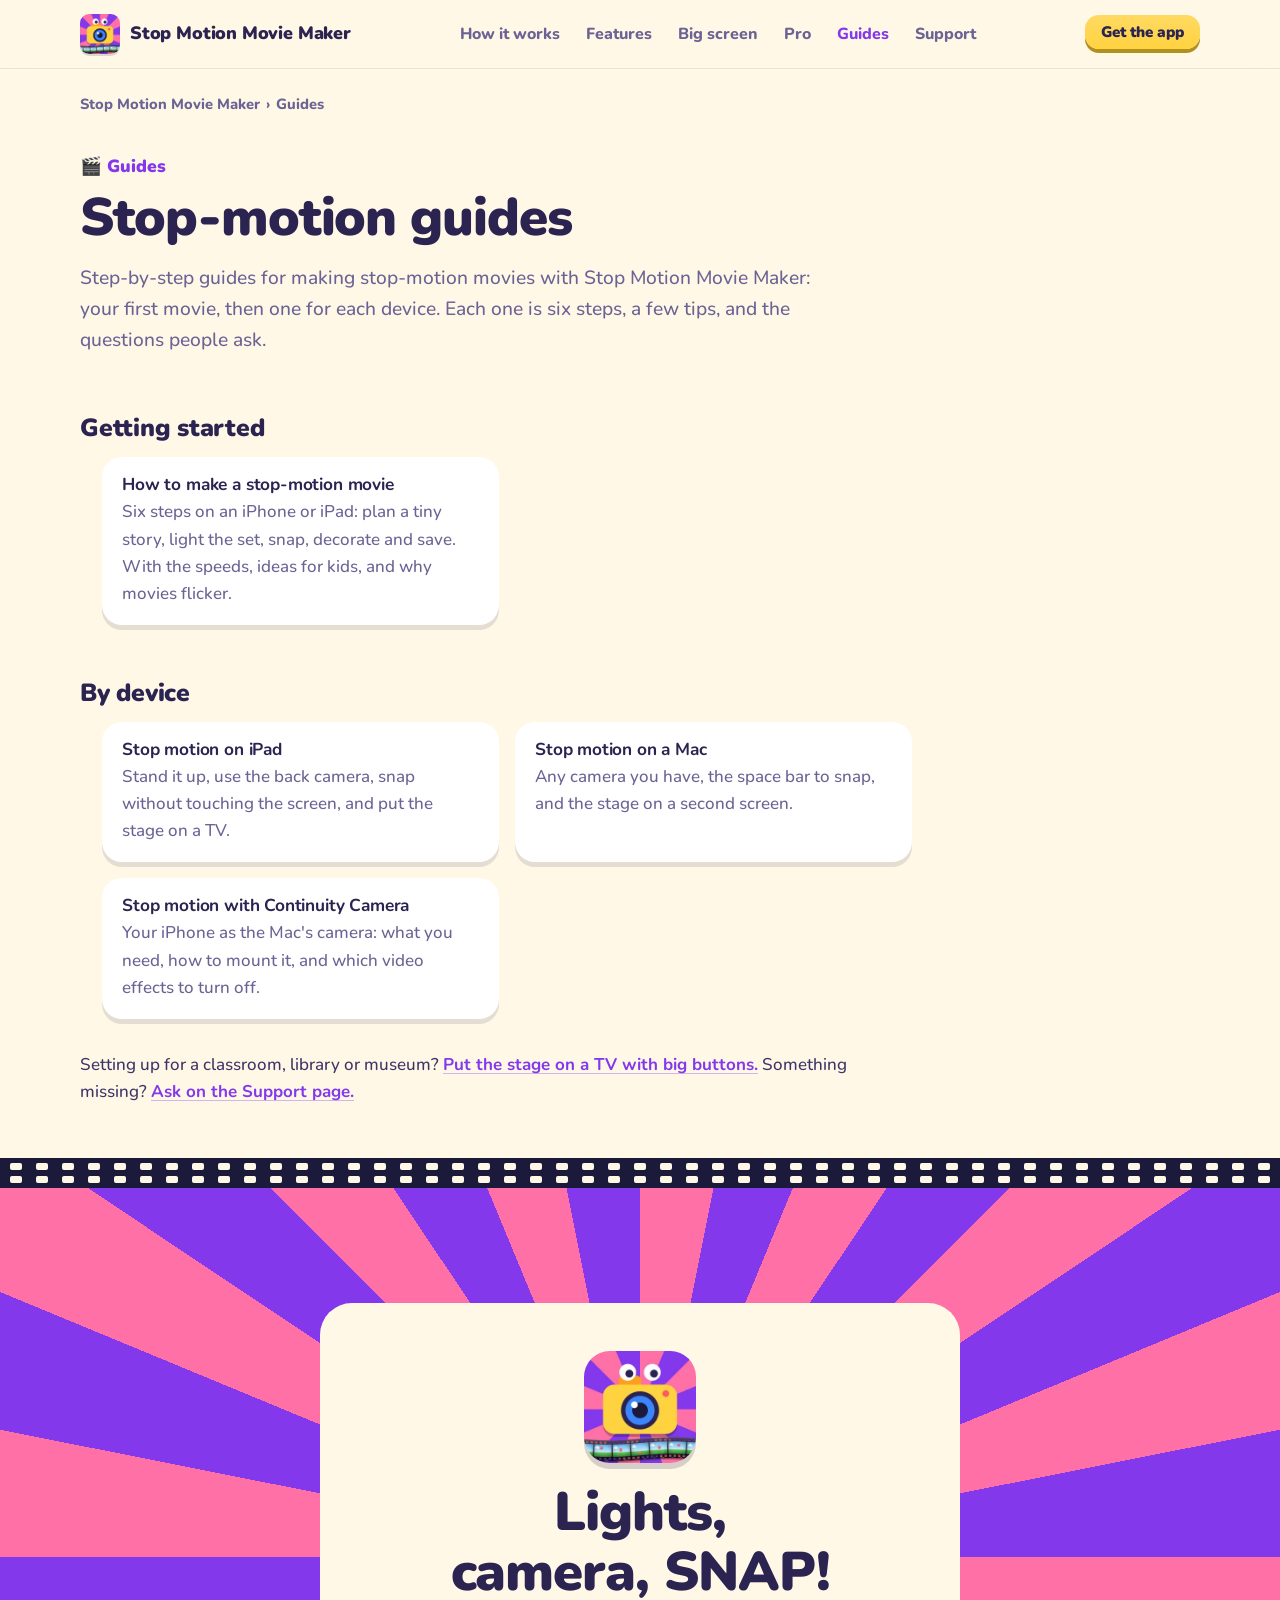
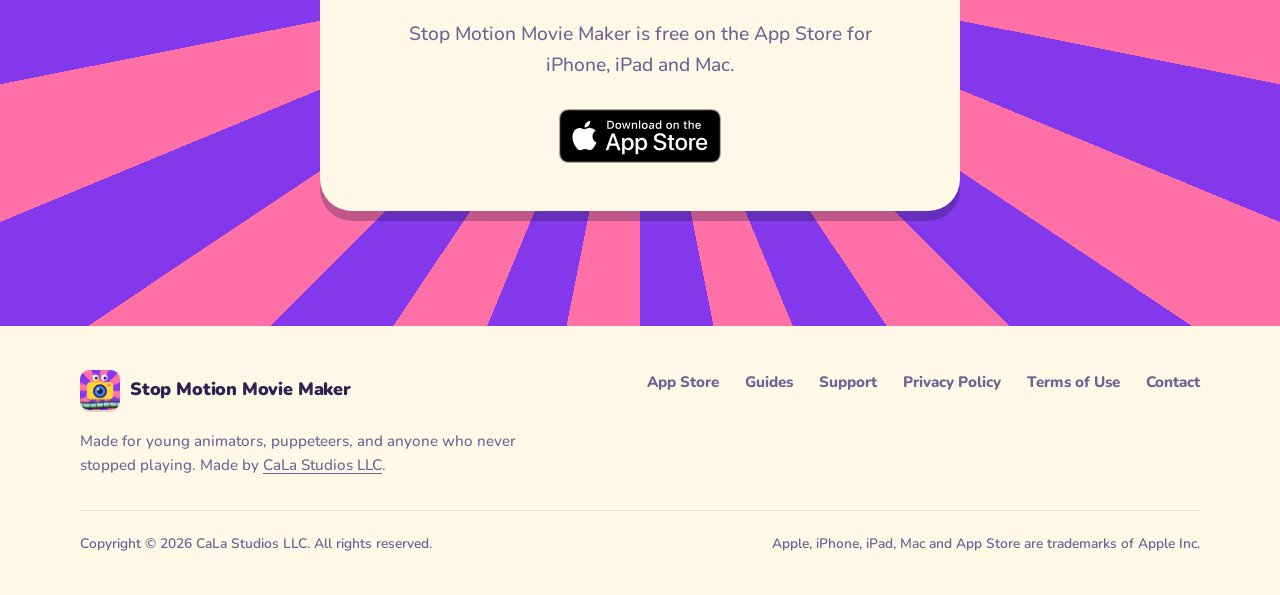
<file: guides.html>
<!DOCTYPE html>
<html lang="en">
<head>
  <meta charset="utf-8">
  <meta name="viewport" content="width=device-width, initial-scale=1, viewport-fit=cover">
  <title>Stop-Motion Guides for iPhone, iPad and Mac</title>
  <meta name="description" content="Step-by-step guides for Stop Motion Movie Maker: your first stop-motion movie, then stop motion on iPad, on a Mac and with your iPhone as the Mac's camera.">
  <link rel="canonical" href="https://stopmotionmoviemaker.com/guides">
  <meta name="robots" content="max-image-preview:large">
  <meta name="theme-color" content="#fff8e7">
  <meta name="apple-itunes-app" content="app-id=6815898667">

  <meta property="og:type" content="website">
  <meta property="og:site_name" content="Stop Motion Movie Maker">
  <meta property="og:title" content="Stop-motion guides">
  <meta property="og:description" content="Your first stop-motion movie, then a guide for each device: iPhone, iPad, Mac, and your iPhone as the Mac's camera.">
  <meta property="og:url" content="https://stopmotionmoviemaker.com/guides">
  <meta property="og:image" content="https://stopmotionmoviemaker.com/assets/img/og-image.jpg">
  <meta property="og:image:width" content="1200">
  <meta property="og:image:height" content="630">
  <meta property="og:image:alt" content="Stop Motion Movie Maker on two iPhones: the camera screen with a clay dinosaur and a teddy bear, and the editor">
  <meta name="twitter:card" content="summary_large_image">
  <meta name="twitter:title" content="Stop-motion guides">
  <meta name="twitter:description" content="Your first stop-motion movie, then a guide for each device: iPhone, iPad, Mac, and your iPhone as the Mac's camera.">
  <meta name="twitter:image" content="https://stopmotionmoviemaker.com/assets/img/og-image.jpg">

  <link rel="icon" href="/assets/img/icon-32.png" sizes="32x32" type="image/png">
  <link rel="icon" href="/assets/img/icon-16.png" sizes="16x16" type="image/png">
  <link rel="apple-touch-icon" href="/assets/img/icon-180.png">
  <link rel="manifest" href="/site.webmanifest">
  <link rel="stylesheet" href="/assets/css/site.css?v=20261021b">

  <script type="application/ld+json">
  {
    "@context": "https://schema.org",
    "@graph": [
      {
        "@type": "BreadcrumbList",
        "itemListElement": [
          {
            "@type": "ListItem",
            "position": 1,
            "name": "Stop Motion Movie Maker",
            "item": "https://stopmotionmoviemaker.com/"
          },
          {
            "@type": "ListItem",
            "position": 2,
            "name": "Guides",
            "item": "https://stopmotionmoviemaker.com/guides"
          }
        ]
      },
      {
        "@type": "CollectionPage",
        "@id": "https://stopmotionmoviemaker.com/guides#page",
        "url": "https://stopmotionmoviemaker.com/guides",
        "name": "Stop-motion guides",
        "description": "Step-by-step guides for Stop Motion Movie Maker: your first stop-motion movie, then stop motion on iPad, on a Mac and with your iPhone as the Mac's camera.",
        "inLanguage": "en",
        "publisher": {
          "@type": "Organization",
          "name": "CaLa Studios LLC",
          "url": "https://calastudios.app/",
          "email": "support@calastudios.app",
          "logo": {
            "@type": "ImageObject",
            "url": "https://stopmotionmoviemaker.com/assets/img/icon-512.png",
            "width": 512,
            "height": 512
          }
        },
        "mainEntity": {
          "@type": "ItemList",
          "itemListElement": [
            {
              "@type": "ListItem",
              "position": 1,
              "url": "https://stopmotionmoviemaker.com/how-to-make-a-stop-motion-movie",
              "name": "How to make a stop-motion movie on iPhone or iPad"
            },
            {
              "@type": "ListItem",
              "position": 2,
              "url": "https://stopmotionmoviemaker.com/stop-motion-on-ipad",
              "name": "How to make a stop-motion movie on iPad"
            },
            {
              "@type": "ListItem",
              "position": 3,
              "url": "https://stopmotionmoviemaker.com/stop-motion-on-mac",
              "name": "How to make a stop-motion movie on a Mac"
            },
            {
              "@type": "ListItem",
              "position": 4,
              "url": "https://stopmotionmoviemaker.com/stop-motion-with-continuity-camera",
              "name": "Stop motion with Continuity Camera: your iPhone as the Mac's camera"
            }
          ]
        }
      }
    ]
  }
  </script>
</head>
<body>
  <a class="skip-link" href="#main">Skip to content</a>

  <header class="site-header">
    <div class="container nav">
      <a class="nav-brand logo" href="/" aria-label="Stop Motion Movie Maker home"><img class="logo-icon" src="/assets/img/icon-180.png" alt="Stop Motion Movie Maker app icon" width="40" height="40"><span class="logo-name">Stop Motion Movie Maker</span></a>
      <ul class="nav-links" id="nav-links">
        <li><a href="/#how">How it works</a></li>
        <li><a href="/#features">Features</a></li>
        <li><a href="/#station">Big screen</a></li>
        <li><a href="/#pro">Pro</a></li>
        <li><a href="/guides" aria-current="page">Guides</a></li>
        <li><a href="/support">Support</a></li>
      </ul>
      <div class="nav-cta">
        <a class="btn btn-sm" href="https://apps.apple.com/us/app/stop-motion-movie-maker/id6815898667">Get the app</a>
        <button class="nav-toggle" type="button" aria-controls="nav-links" aria-expanded="false" aria-label="Menu"><span></span></button>
      </div>
    </div>
  </header>

  <main id="main">
    <article class="container guide">
      <nav class="breadcrumbs" aria-label="Breadcrumb">
        <ol>
          <li><a href="/">Stop Motion Movie Maker</a></li>
          <li aria-current="page">Guides</li>
        </ol>
      </nav>

      <header class="doc-hero">
        <span class="eyebrow">🎬 Guides</span>
        <h1>Stop-motion guides</h1>
        <p class="lede">Step-by-step guides for making stop-motion movies with Stop Motion Movie Maker: your first movie, then one for each device. Each one is six steps, a few tips, and the questions people ask.</p>
      </header>

      <div class="doc doc--hub">
        <h2 id="start">Getting started</h2>
        <ul class="guide-list">
          <li><h3><a href="/how-to-make-a-stop-motion-movie">How to make a stop-motion movie</a></h3><p>Six steps on an iPhone or iPad: plan a tiny story, light the set, snap, decorate and save. With the speeds, ideas for kids, and why movies flicker.</p></li>
        </ul>

        <h2 id="devices">By device</h2>
        <ul class="guide-list">
          <li><h3><a href="/stop-motion-on-ipad">Stop motion on iPad</a></h3><p>Stand it up, use the back camera, snap without touching the screen, and put the stage on a TV.</p></li>
          <li><h3><a href="/stop-motion-on-mac">Stop motion on a Mac</a></h3><p>Any camera you have, the space bar to snap, and the stage on a second screen.</p></li>
          <li><h3><a href="/stop-motion-with-continuity-camera">Stop motion with Continuity Camera</a></h3><p>Your iPhone as the Mac's camera: what you need, how to mount it, and which video effects to turn off.</p></li>
        </ul>

        <p class="guide-more">Setting up for a classroom, library or museum? <a href="/support#station">Put the stage on a TV with big buttons.</a> Something missing? <a href="/support">Ask on the Support page.</a></p>
      </div>
    </article>

    <!-- ============ CTA ============ -->
    <div class="filmstrip" aria-hidden="true"></div>
    <section class="section cta" id="download">
      <div class="container">
        <div class="cta-card">
          <img class="cta-icon" src="/assets/img/icon-256.webp" alt="Stop Motion Movie Maker app icon" width="112" height="112" loading="lazy" aria-hidden="true">
          <h2 class="title">Lights, camera, SNAP!</h2>
          <p class="lede">Stop Motion Movie Maker is free on the App Store for iPhone, iPad and Mac.</p>
          <div class="cta-actions">
            <a class="badge-link" href="https://apps.apple.com/us/app/stop-motion-movie-maker/id6815898667">
              <img src="/assets/img/app-store-badge.svg" alt="Download on the App Store" width="162" height="54">
            </a>
          </div>
        </div>
      </div>
    </section>
  </main>

  <footer class="site-footer">
    <div class="container">
      <div class="footer-grid">
        <div class="footer-brand">
          <a class="logo" href="/" aria-label="Stop Motion Movie Maker home"><img class="logo-icon" src="/assets/img/icon-180.png" alt="Stop Motion Movie Maker app icon" width="40" height="40"><span class="logo-name">Stop Motion Movie Maker</span></a>
          <p>Made for young animators, puppeteers, and anyone who never stopped playing. Made by <a href="https://calastudios.app/">CaLa Studios LLC</a>.</p>
        </div>
        <ul class="footer-links">
          <li><a href="https://apps.apple.com/us/app/stop-motion-movie-maker/id6815898667">App Store</a></li>
          <li><a href="/guides">Guides</a></li>
          <li><a href="/support">Support</a></li>
          <li><a href="/privacy">Privacy Policy</a></li>
          <li><a href="https://www.apple.com/legal/internet-services/itunes/dev/stdeula/">Terms of Use</a></li>
          <li><a href="mailto:support@calastudios.app">Contact</a></li>
        </ul>
      </div>
      <div class="footer-meta">
        <span>Copyright © <span data-year>2026</span> CaLa Studios LLC. All rights reserved.</span>
        <span>Apple, iPhone, iPad, Mac and App Store are trademarks of Apple Inc.</span>
      </div>
    </div>
  </footer>

  <script src="/assets/js/site.js" defer></script>
</body>
</html>
</file>
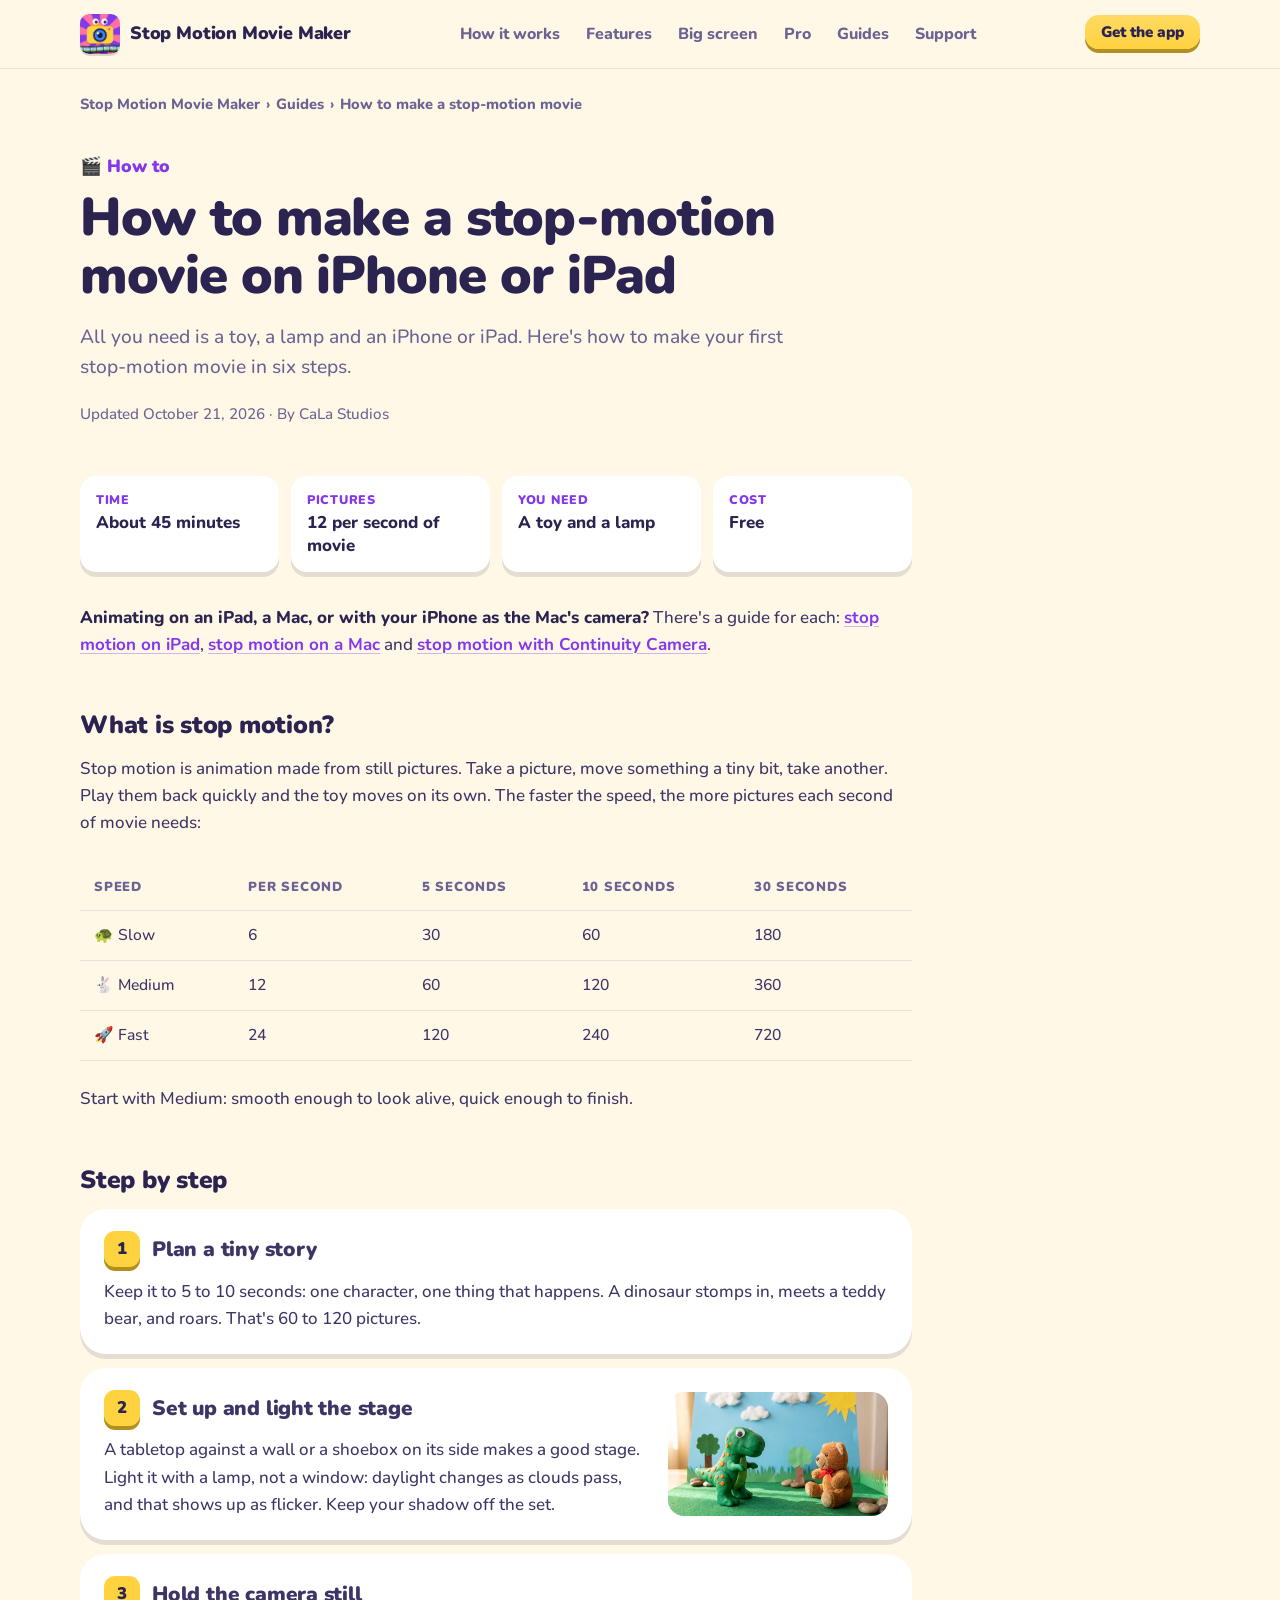
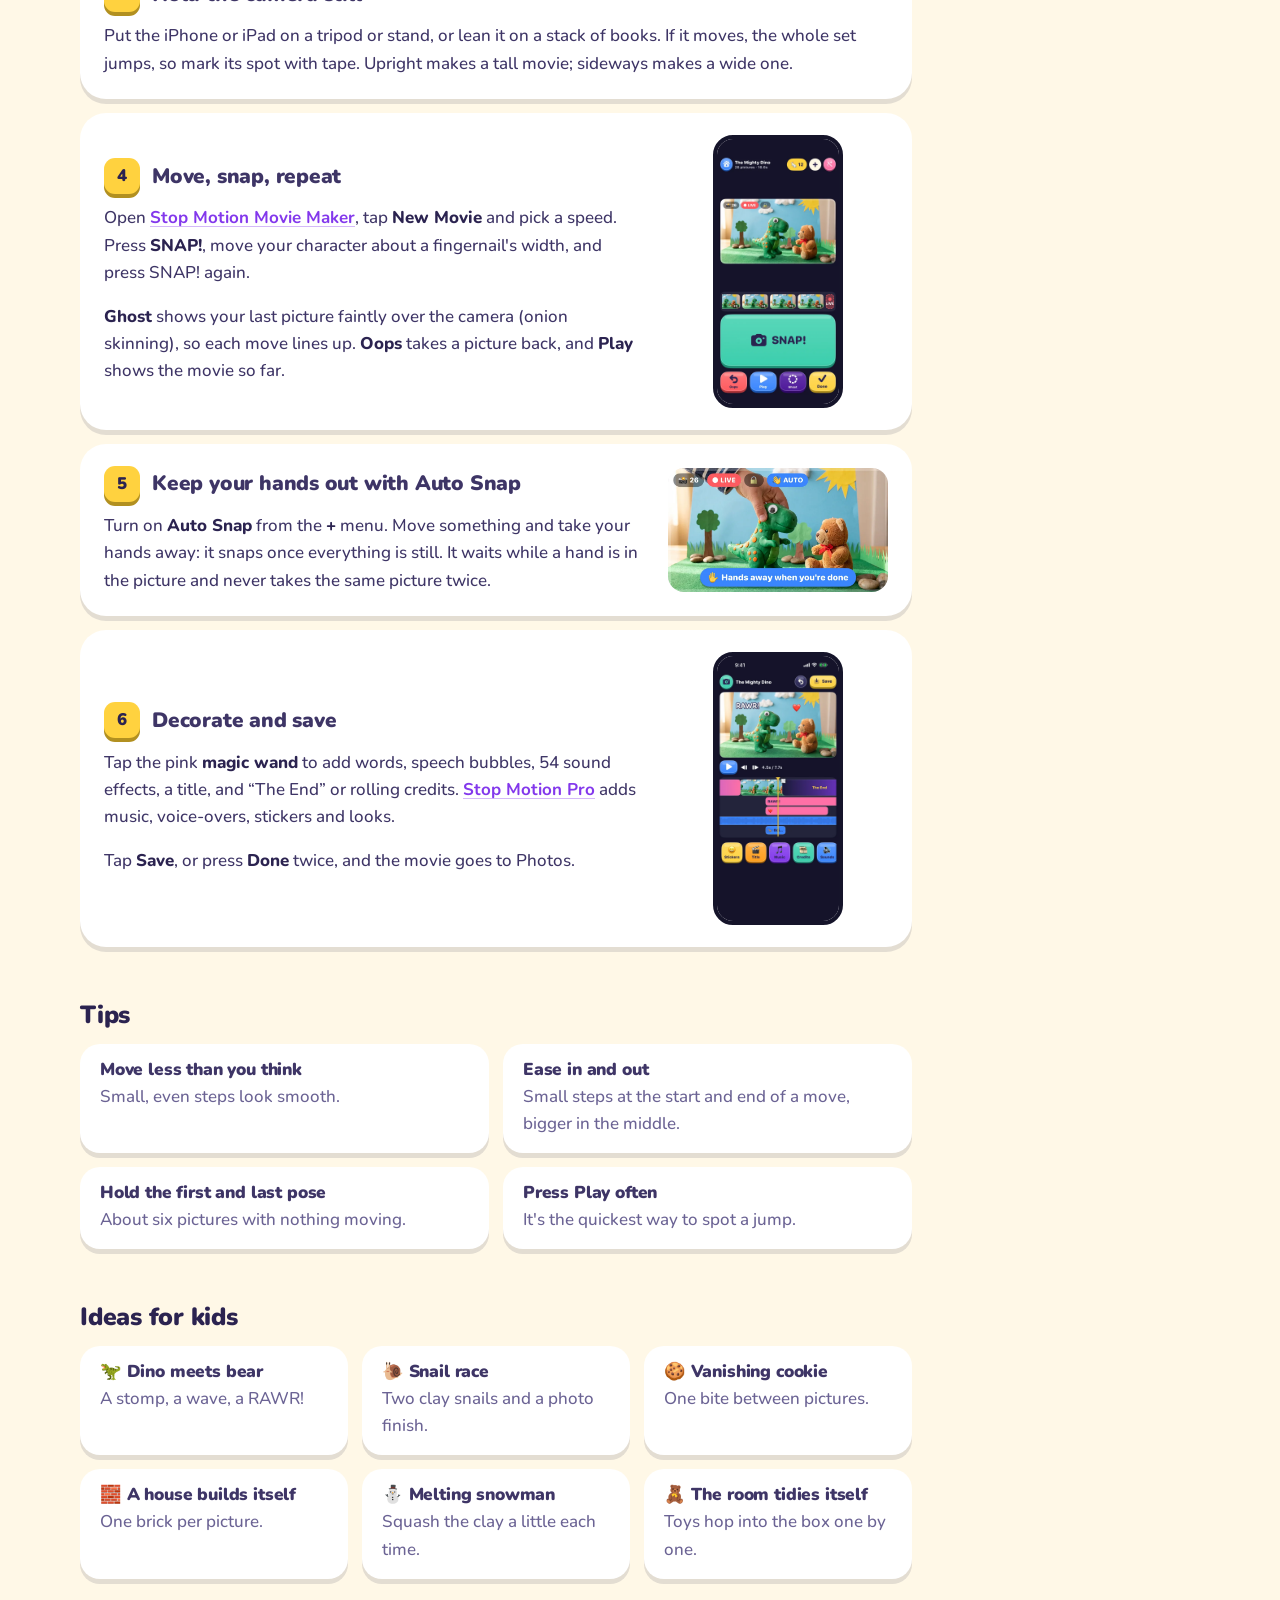
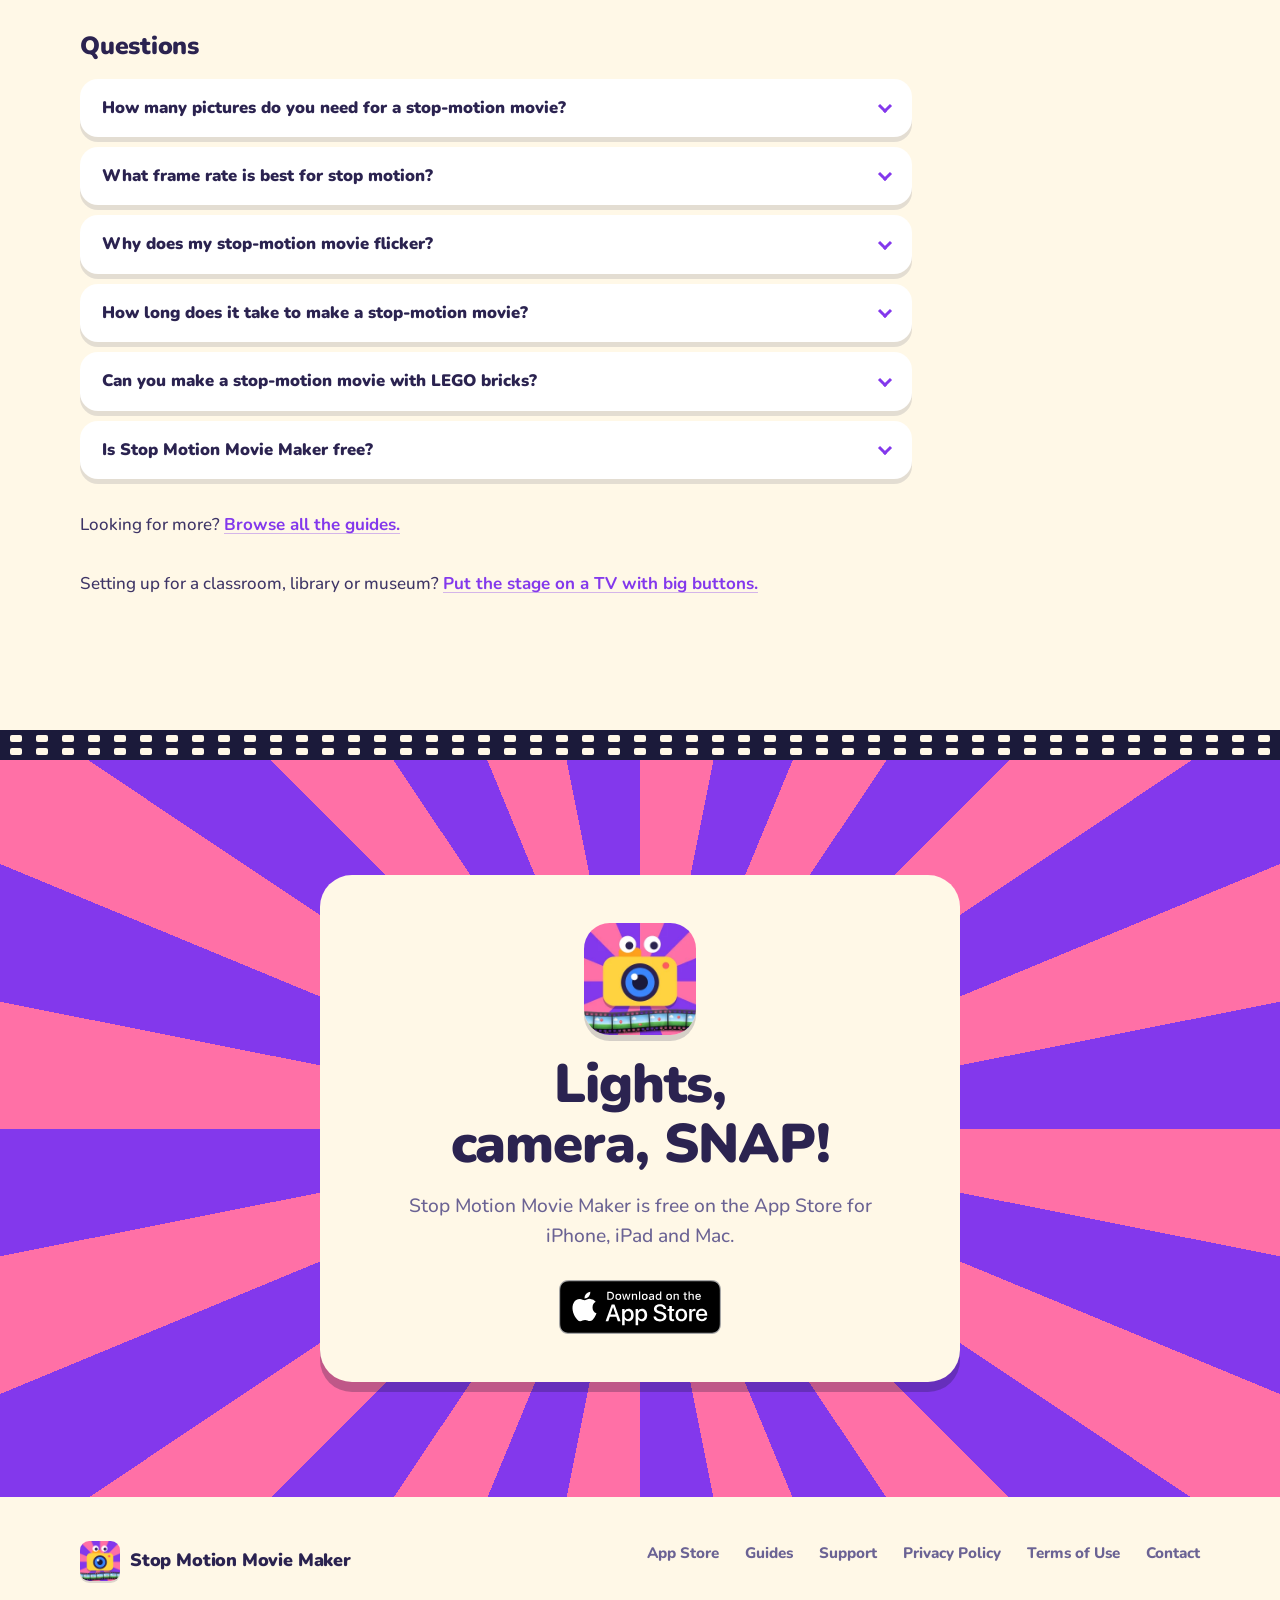
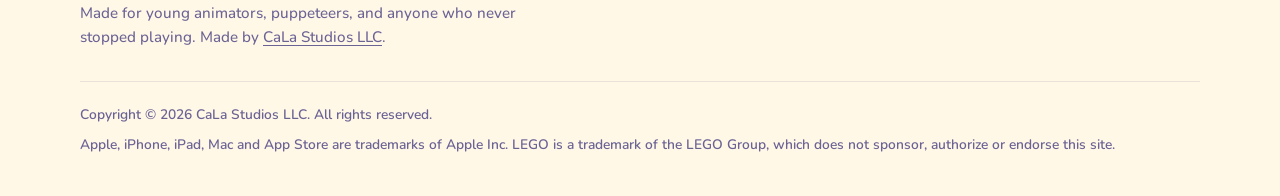
<file: how-to-make-a-stop-motion-movie.html>
<!DOCTYPE html>
<html lang="en">
<head>
  <meta charset="utf-8">
  <meta name="viewport" content="width=device-width, initial-scale=1, viewport-fit=cover">
  <title>How to Make a Stop-Motion Movie on iPhone or iPad (Step by Step)</title>
  <meta name="description" content="Make a stop-motion movie with toys, clay or bricks on iPhone or iPad in six steps: plan, light, keep the camera still, snap, then add sounds and credits.">
  <link rel="canonical" href="https://stopmotionmoviemaker.com/how-to-make-a-stop-motion-movie">
  <meta name="robots" content="max-image-preview:large">
  <meta name="theme-color" content="#fff8e7">
  <meta name="apple-itunes-app" content="app-id=6815898667">

  <meta property="og:type" content="article">
  <meta property="og:site_name" content="Stop Motion Movie Maker">
  <meta property="og:title" content="How to make a stop-motion movie on iPhone or iPad">
  <meta property="og:description" content="Six steps, from a toy and a lamp to a movie with sounds and rolling credits. For kids, parents and teachers.">
  <meta property="og:url" content="https://stopmotionmoviemaker.com/how-to-make-a-stop-motion-movie">
  <meta property="og:image" content="https://stopmotionmoviemaker.com/assets/img/og-image.jpg">
  <meta property="og:image:width" content="1200">
  <meta property="og:image:height" content="630">
  <meta property="og:image:alt" content="Stop Motion Movie Maker on two iPhones: the camera screen with a clay dinosaur and a teddy bear, and the editor">
  <meta property="article:published_time" content="2026-10-06">
  <meta property="article:modified_time" content="2026-10-21">
  <meta name="twitter:card" content="summary_large_image">
  <meta name="twitter:title" content="How to make a stop-motion movie on iPhone or iPad">
  <meta name="twitter:description" content="Six steps, from a toy and a lamp to a movie with sounds and rolling credits.">
  <meta name="twitter:image" content="https://stopmotionmoviemaker.com/assets/img/og-image.jpg">

  <link rel="icon" href="/assets/img/icon-32.png" sizes="32x32" type="image/png">
  <link rel="icon" href="/assets/img/icon-16.png" sizes="16x16" type="image/png">
  <link rel="apple-touch-icon" href="/assets/img/icon-180.png">
  <link rel="manifest" href="/site.webmanifest">
  <link rel="stylesheet" href="/assets/css/site.css?v=20261021b">

  <script type="application/ld+json">
  {
    "@context": "https://schema.org",
    "@graph": [
      {
        "@type": "BreadcrumbList",
        "itemListElement": [
          { "@type": "ListItem", "position": 1, "name": "Stop Motion Movie Maker", "item": "https://stopmotionmoviemaker.com/" },
          { "@type": "ListItem", "position": 2, "name": "Guides", "item": "https://stopmotionmoviemaker.com/guides" },
          { "@type": "ListItem", "position": 3, "name": "How to make a stop-motion movie", "item": "https://stopmotionmoviemaker.com/how-to-make-a-stop-motion-movie" }
        ]
      },
      {
        "@type": "Article",
        "@id": "https://stopmotionmoviemaker.com/how-to-make-a-stop-motion-movie#article",
        "headline": "How to make a stop-motion movie on iPhone or iPad",
        "description": "Make a stop-motion movie with toys, clay or building bricks on an iPhone or iPad in six steps: plan, light, keep the camera still, snap, then add sounds and credits.",
        "image": [
          "https://stopmotionmoviemaker.com/assets/img/stage.webp",
          "https://stopmotionmoviemaker.com/assets/img/og-image.jpg"
        ],
        "datePublished": "2026-10-06",
        "dateModified": "2026-10-21",
        "inLanguage": "en",
        "author": { "@type": "Organization", "name": "CaLa Studios LLC", "url": "https://calastudios.app/" },
        "publisher": {
          "@type": "Organization",
          "name": "CaLa Studios LLC",
          "url": "https://calastudios.app/",
          "email": "support@calastudios.app",
          "logo": { "@type": "ImageObject", "url": "https://stopmotionmoviemaker.com/assets/img/icon-512.png", "width": 512, "height": 512 }
        },
        "mainEntityOfPage": "https://stopmotionmoviemaker.com/how-to-make-a-stop-motion-movie"
      },
      {
        "@type": "HowTo",
        "name": "How to make a stop-motion movie on iPhone or iPad",
        "description": "Make a short stop-motion movie with a toy or some clay, an iPhone or iPad and a lamp, using the free Stop Motion Movie Maker app.",
        "image": "https://stopmotionmoviemaker.com/assets/img/stage.webp",
        "totalTime": "PT45M",
        "estimatedCost": { "@type": "MonetaryAmount", "currency": "USD", "value": "0" },
        "supply": [
          { "@type": "HowToSupply", "name": "A toy, puppet, building-brick figure or some modeling clay" },
          { "@type": "HowToSupply", "name": "A tabletop or shoebox for the stage" }
        ],
        "tool": [
          { "@type": "HowToTool", "name": "An iPhone or iPad with iOS 18 or iPadOS 18 or later" },
          { "@type": "HowToTool", "name": "Stop Motion Movie Maker (free on the App Store)" },
          { "@type": "HowToTool", "name": "A tripod, stand or stack of books" },
          { "@type": "HowToTool", "name": "A desk lamp" }
        ],
        "step": [
          {
            "@type": "HowToStep", "position": 1, "name": "Plan a tiny story",
            "text": "Keep it to 5 to 10 seconds: one character, one thing that happens. At 12 pictures a second that is 60 to 120 pictures.",
            "url": "https://stopmotionmoviemaker.com/how-to-make-a-stop-motion-movie#step-1"
          },
          {
            "@type": "HowToStep", "position": 2, "name": "Set up and light the stage",
            "text": "Use a tabletop against a wall or a shoebox on its side. Light it with a lamp, not a window, since changing daylight shows up as flicker, and keep your shadow off the set.",
            "url": "https://stopmotionmoviemaker.com/how-to-make-a-stop-motion-movie#step-2",
            "image": "https://stopmotionmoviemaker.com/assets/img/stage.webp"
          },
          {
            "@type": "HowToStep", "position": 3, "name": "Hold the camera still",
            "text": "Put the iPhone or iPad on a tripod or stand, or lean it on a stack of books, and mark its spot with tape. Upright makes a tall movie, sideways a wide one.",
            "url": "https://stopmotionmoviemaker.com/how-to-make-a-stop-motion-movie#step-3"
          },
          {
            "@type": "HowToStep", "position": 4, "name": "Move, snap, repeat",
            "text": "Open Stop Motion Movie Maker, tap New Movie and pick a speed. Press SNAP, move the character a tiny bit, and press SNAP again. Ghost shows the last picture faintly over the camera, Oops takes a picture back and Play shows the movie so far.",
            "url": "https://stopmotionmoviemaker.com/how-to-make-a-stop-motion-movie#step-4",
            "image": "https://stopmotionmoviemaker.com/assets/img/screen-capture.webp"
          },
          {
            "@type": "HowToStep", "position": 5, "name": "Keep your hands out with Auto Snap",
            "text": "Turn on Auto Snap from the + menu. Move something and take your hands away: it takes the picture once everything is still, waits while a hand is in the picture, and never takes the same picture twice.",
            "url": "https://stopmotionmoviemaker.com/how-to-make-a-stop-motion-movie#step-5",
            "image": "https://stopmotionmoviemaker.com/assets/img/autosnap-hand.webp"
          },
          {
            "@type": "HowToStep", "position": 6, "name": "Decorate and save",
            "text": "Tap the pink magic wand to add words, speech bubbles, sound effects, a title and rolling credits, then tap Save (or press Done twice) to save the movie to Photos.",
            "url": "https://stopmotionmoviemaker.com/how-to-make-a-stop-motion-movie#step-6",
            "image": "https://stopmotionmoviemaker.com/assets/img/screen-editor.webp"
          }
        ]
      },
      {
        "@type": "FAQPage",
        "mainEntity": [
          {
            "@type": "Question", "name": "How many pictures do you need for a stop-motion movie?",
            "acceptedAnswer": { "@type": "Answer", "text": "Multiply the seconds by the pictures a second. At 12 a second, a 10-second movie takes 120 pictures." }
          },
          {
            "@type": "Question", "name": "What frame rate is best for stop motion?",
            "acceptedAnswer": { "@type": "Answer", "text": "12 pictures a second. Many stop-motion films use 12 new pictures a second too, each shown twice in a 24-frame film, which animators call shooting on twos." }
          },
          {
            "@type": "Question", "name": "Why does my stop-motion movie flicker?",
            "acceptedAnswer": { "@type": "Answer", "text": "The light is changing between pictures. Use a lamp instead of window light and keep shadows off the set. Stop Motion Movie Maker also locks the camera's focus, exposure and white balance after the first picture." }
          },
          {
            "@type": "Question", "name": "How long does it take to make a stop-motion movie?",
            "acceptedAnswer": { "@type": "Answer", "text": "About 30 to 40 minutes of snapping for a 10-second movie, plus time to set up. Movies save as you go, so you can finish another day." }
          },
          {
            "@type": "Question", "name": "Can you make a stop-motion movie with LEGO bricks?",
            "acceptedAnswer": { "@type": "Answer", "text": "Yes. Minifigures hold a pose and click onto a baseplate, so they don't slide between pictures. Tape the baseplate to the table." }
          },
          {
            "@type": "Question", "name": "Is Stop Motion Movie Maker free?",
            "acceptedAnswer": { "@type": "Answer", "text": "Yes. It's free, with no ads and no account. Free movies save at 720p with a small badge; Stop Motion Pro is an optional one-time purchase." }
          }
        ]
      }
    ]
  }
  </script>
</head>
<body>
  <a class="skip-link" href="#main">Skip to content</a>

  <header class="site-header">
    <div class="container nav">
      <a class="nav-brand logo" href="/" aria-label="Stop Motion Movie Maker home"><img class="logo-icon" src="/assets/img/icon-180.png" alt="Stop Motion Movie Maker app icon" width="40" height="40"><span class="logo-name">Stop Motion Movie Maker</span></a>
      <ul class="nav-links" id="nav-links">
        <li><a href="/#how">How it works</a></li>
        <li><a href="/#features">Features</a></li>
        <li><a href="/#station">Big screen</a></li>
        <li><a href="/#pro">Pro</a></li>
        <li><a href="/guides">Guides</a></li>
        <li><a href="/support">Support</a></li>
      </ul>
      <div class="nav-cta">
        <a class="btn btn-sm" href="https://apps.apple.com/us/app/stop-motion-movie-maker/id6815898667">Get the app</a>
        <button class="nav-toggle" type="button" aria-controls="nav-links" aria-expanded="false" aria-label="Menu"><span></span></button>
      </div>
    </div>
  </header>

  <main id="main">
    <article class="container guide">
      <nav class="breadcrumbs" aria-label="Breadcrumb">
        <ol>
          <li><a href="/">Stop Motion Movie Maker</a></li>
          <li><a href="/guides">Guides</a></li>
          <li aria-current="page">How to make a stop-motion movie</li>
        </ol>
      </nav>

      <header class="doc-hero">
        <span class="eyebrow">🎬 How to</span>
        <h1>How to make a stop-motion movie on iPhone or iPad</h1>
        <p class="lede">All you need is a toy, a lamp and an iPhone or iPad. Here's how to make your first stop-motion movie in six steps.</p>
        <p class="doc-meta">Updated <time datetime="2026-10-21">October 21, 2026</time> · By CaLa Studios</p>
      </header>

      <dl class="guide-glance">
        <div><dt>Time</dt><dd>About 45 minutes</dd></div>
        <div><dt>Pictures</dt><dd>12 per second of movie</dd></div>
        <div><dt>You need</dt><dd>A toy and a lamp</dd></div>
        <div><dt>Cost</dt><dd>Free</dd></div>
      </dl>

      <div class="doc">
        <p class="guide-more"><strong>Animating on an iPad, a Mac, or with your iPhone as the Mac's camera?</strong> There's a guide for each: <a href="/stop-motion-on-ipad">stop motion on iPad</a>, <a href="/stop-motion-on-mac">stop motion on a Mac</a> and <a href="/stop-motion-with-continuity-camera">stop motion with Continuity Camera</a>.</p>
        <h2 id="what-is-stop-motion">What is stop motion?</h2>
        <p>Stop motion is animation made from still pictures. Take a picture, move something a tiny bit, take another. Play them back quickly and the toy moves on its own. The faster the speed, the more pictures each second of movie needs:</p>
        <div class="table-wrap">
          <table>
            <thead><tr><th>Speed</th><th>Per second</th><th>5 seconds</th><th>10 seconds</th><th>30 seconds</th></tr></thead>
            <tbody>
              <tr><td>🐢 Slow</td><td>6</td><td>30</td><td>60</td><td>180</td></tr>
              <tr><td>🐇 Medium</td><td>12</td><td>60</td><td>120</td><td>360</td></tr>
              <tr><td>🚀 Fast</td><td>24</td><td>120</td><td>240</td><td>720</td></tr>
            </tbody>
          </table>
        </div>
        <p>Start with Medium: smooth enough to look alive, quick enough to finish.</p>

        <h2 id="steps">Step by step</h2>
        <ol class="guide-steps">
          <li class="guide-step" id="step-1">
            <div>
              <h3>Plan a tiny story</h3>
              <p>Keep it to 5 to 10 seconds: one character, one thing that happens. A dinosaur stomps in, meets a teddy bear, and roars. That's 60 to 120 pictures.</p>
            </div>
          </li>

          <li class="guide-step" id="step-2">
            <div>
              <h3>Set up and light the stage</h3>
              <p>A tabletop against a wall or a shoebox on its side makes a good stage. Light it with a lamp, not a window: daylight changes as clouds pass, and that shows up as flicker. Keep your shadow off the set.</p>
            </div>
            <figure class="guide-figure">
              <img src="/assets/img/stage.webp" alt="A stop-motion set: a green clay dinosaur and a teddy bear on green felt, with paper trees, cotton-ball clouds and a paper sun" width="800" height="450" loading="lazy" decoding="async">
            </figure>
          </li>

          <li class="guide-step" id="step-3">
            <div>
              <h3>Hold the camera still</h3>
              <p>Put the iPhone or iPad on a tripod or stand, or lean it on a stack of books. If it moves, the whole set jumps, so mark its spot with tape. Upright makes a tall movie; sideways makes a wide one.</p>
            </div>
          </li>

          <li class="guide-step" id="step-4">
            <div>
              <h3>Move, snap, repeat</h3>
              <p>Open <a href="/">Stop Motion Movie Maker</a>, tap <strong>New Movie</strong> and pick a speed. Press <strong>SNAP!</strong>, move your character about a fingernail's width, and press SNAP! again.</p>
              <p><strong>Ghost</strong> shows your last picture faintly over the camera (onion skinning), so each move lines up. <strong>Oops</strong> takes a picture back, and <strong>Play</strong> shows the movie so far.</p>
            </div>
            <figure class="guide-figure guide-figure--phone">
              <img src="/assets/img/screen-capture.webp" alt="The Stop Motion Movie Maker camera screen: the live stage, the last four pictures, a big green SNAP button and Oops, Play, Ghost and Done" width="600" height="1304" loading="lazy" decoding="async">
            </figure>
          </li>

          <li class="guide-step" id="step-5">
            <div>
              <h3>Keep your hands out with Auto Snap</h3>
              <p>Turn on <strong>Auto Snap</strong> from the <strong>+</strong> menu. Move something and take your hands away: it snaps once everything is still. It waits while a hand is in the picture and never takes the same picture twice.</p>
            </div>
            <figure class="guide-figure">
              <img src="/assets/img/autosnap-hand.webp" alt="Auto Snap waiting while a hand moves the clay dinosaur, with the message “Hands away when you're done”" width="800" height="450" loading="lazy" decoding="async">
            </figure>
          </li>

          <li class="guide-step" id="step-6">
            <div>
              <h3>Decorate and save</h3>
              <p>Tap the pink <strong>magic wand</strong> to add words, speech bubbles, 54 sound effects, a title, and “The End” or rolling credits. <a href="/#pro">Stop Motion Pro</a> adds music, voice-overs, stickers and looks.</p>
              <p>Tap <strong>Save</strong>, or press <strong>Done</strong> twice, and the movie goes to Photos.</p>
            </div>
            <figure class="guide-figure guide-figure--phone">
              <img src="/assets/img/screen-editor.webp" alt="The Stop Motion Movie Maker editor: “RAWR!” and a heart over the dinosaur scene, the timeline, and buttons for Stickers, Title, Music, Credits and Sounds" width="600" height="1304" loading="lazy" decoding="async">
            </figure>
          </li>
        </ol>

        <h2 id="tips">Tips</h2>
        <ul class="guide-cards">
          <li><h3>Move less than you think</h3><p>Small, even steps look smooth.</p></li>
          <li><h3>Ease in and out</h3><p>Small steps at the start and end of a move, bigger in the middle.</p></li>
          <li><h3>Hold the first and last pose</h3><p>About six pictures with nothing moving.</p></li>
          <li><h3>Press Play often</h3><p>It's the quickest way to spot a jump.</p></li>
        </ul>

        <h2 id="ideas">Ideas for kids</h2>
        <ul class="guide-cards guide-cards--ideas">
          <li><h3>🦖 Dino meets bear</h3><p>A stomp, a wave, a RAWR!</p></li>
          <li><h3>🐌 Snail race</h3><p>Two clay snails and a photo finish.</p></li>
          <li><h3>🍪 Vanishing cookie</h3><p>One bite between pictures.</p></li>
          <li><h3>🧱 A house builds itself</h3><p>One brick per picture.</p></li>
          <li><h3>⛄ Melting snowman</h3><p>Squash the clay a little each time.</p></li>
          <li><h3>🧸 The room tidies itself</h3><p>Toys hop into the box one by one.</p></li>
        </ul>

        <h2 id="faq">Questions</h2>
        <div class="faq">
          <details>
            <summary>How many pictures do you need for a stop-motion movie?</summary>
            <div class="answer"><p>Multiply the seconds by the pictures a second. At 12 a second, a 10-second movie takes 120 pictures.</p></div>
          </details>
          <details>
            <summary>What frame rate is best for stop motion?</summary>
            <div class="answer"><p>12 pictures a second. Many stop-motion films use 12 new pictures a second too, each shown twice in a 24-frame film, which animators call shooting on twos.</p></div>
          </details>
          <details>
            <summary>Why does my stop-motion movie flicker?</summary>
            <div class="answer"><p>The light is changing between pictures. Use a lamp instead of window light and keep shadows off the set. Stop Motion Movie Maker also locks the camera's focus, exposure and white balance after the first picture. <a href="/support#flicker">More in Support.</a></p></div>
          </details>
          <details>
            <summary>How long does it take to make a stop-motion movie?</summary>
            <div class="answer"><p>About 30 to 40 minutes of snapping for a 10-second movie, plus time to set up. Movies save as you go, so you can finish another day.</p></div>
          </details>
          <details>
            <summary>Can you make a stop-motion movie with LEGO bricks?</summary>
            <div class="answer"><p>Yes. Minifigures hold a pose and click onto a baseplate, so they don't slide between pictures. Tape the baseplate to the table.</p></div>
          </details>
          <details>
            <summary>Is Stop Motion Movie Maker free?</summary>
            <div class="answer"><p>Yes. It's free, with no ads and no account. Free movies save at 720p with a small badge; <a href="/#pro">Stop Motion Pro</a> is an optional one-time purchase.</p></div>
          </details>
        </div>

        <p class="guide-more">Looking for more? <a href="/guides">Browse all the guides.</a></p>
        <p class="guide-more">Setting up for a classroom, library or museum? <a href="/support#station">Put the stage on a TV with big buttons.</a></p>
      </div>
    </article>

    <!-- ============ CTA ============ -->
    <div class="filmstrip" aria-hidden="true"></div>
    <section class="section cta" id="download">
      <div class="container">
        <div class="cta-card">
          <img class="cta-icon" src="/assets/img/icon-256.webp" alt="Stop Motion Movie Maker app icon" width="112" height="112" loading="lazy" aria-hidden="true">
          <h2 class="title">Lights, camera, SNAP!</h2>
          <p class="lede">Stop Motion Movie Maker is free on the App Store for iPhone, iPad and Mac.</p>
          <div class="cta-actions">
            <a class="badge-link" href="https://apps.apple.com/us/app/stop-motion-movie-maker/id6815898667">
              <img src="/assets/img/app-store-badge.svg" alt="Download on the App Store" width="162" height="54">
            </a>
          </div>
        </div>
      </div>
    </section>
  </main>

  <footer class="site-footer">
    <div class="container">
      <div class="footer-grid">
        <div class="footer-brand">
          <a class="logo" href="/" aria-label="Stop Motion Movie Maker home"><img class="logo-icon" src="/assets/img/icon-180.png" alt="Stop Motion Movie Maker app icon" width="40" height="40"><span class="logo-name">Stop Motion Movie Maker</span></a>
          <p>Made for young animators, puppeteers, and anyone who never stopped playing. Made by <a href="https://calastudios.app/">CaLa Studios LLC</a>.</p>
        </div>
        <ul class="footer-links">
          <li><a href="https://apps.apple.com/us/app/stop-motion-movie-maker/id6815898667">App Store</a></li>
          <li><a href="/guides">Guides</a></li>
          <li><a href="/support">Support</a></li>
          <li><a href="/privacy">Privacy Policy</a></li>
          <li><a href="https://www.apple.com/legal/internet-services/itunes/dev/stdeula/">Terms of Use</a></li>
          <li><a href="mailto:support@calastudios.app">Contact</a></li>
        </ul>
      </div>
      <div class="footer-meta">
        <span>Copyright © <span data-year>2026</span> CaLa Studios LLC. All rights reserved.</span>
        <span>Apple, iPhone, iPad, Mac and App Store are trademarks of Apple Inc. LEGO is a trademark of the LEGO Group, which does not sponsor, authorize or endorse this site.</span>
      </div>
    </div>
  </footer>

  <script src="/assets/js/site.js" defer></script>
</body>
</html>
</file>
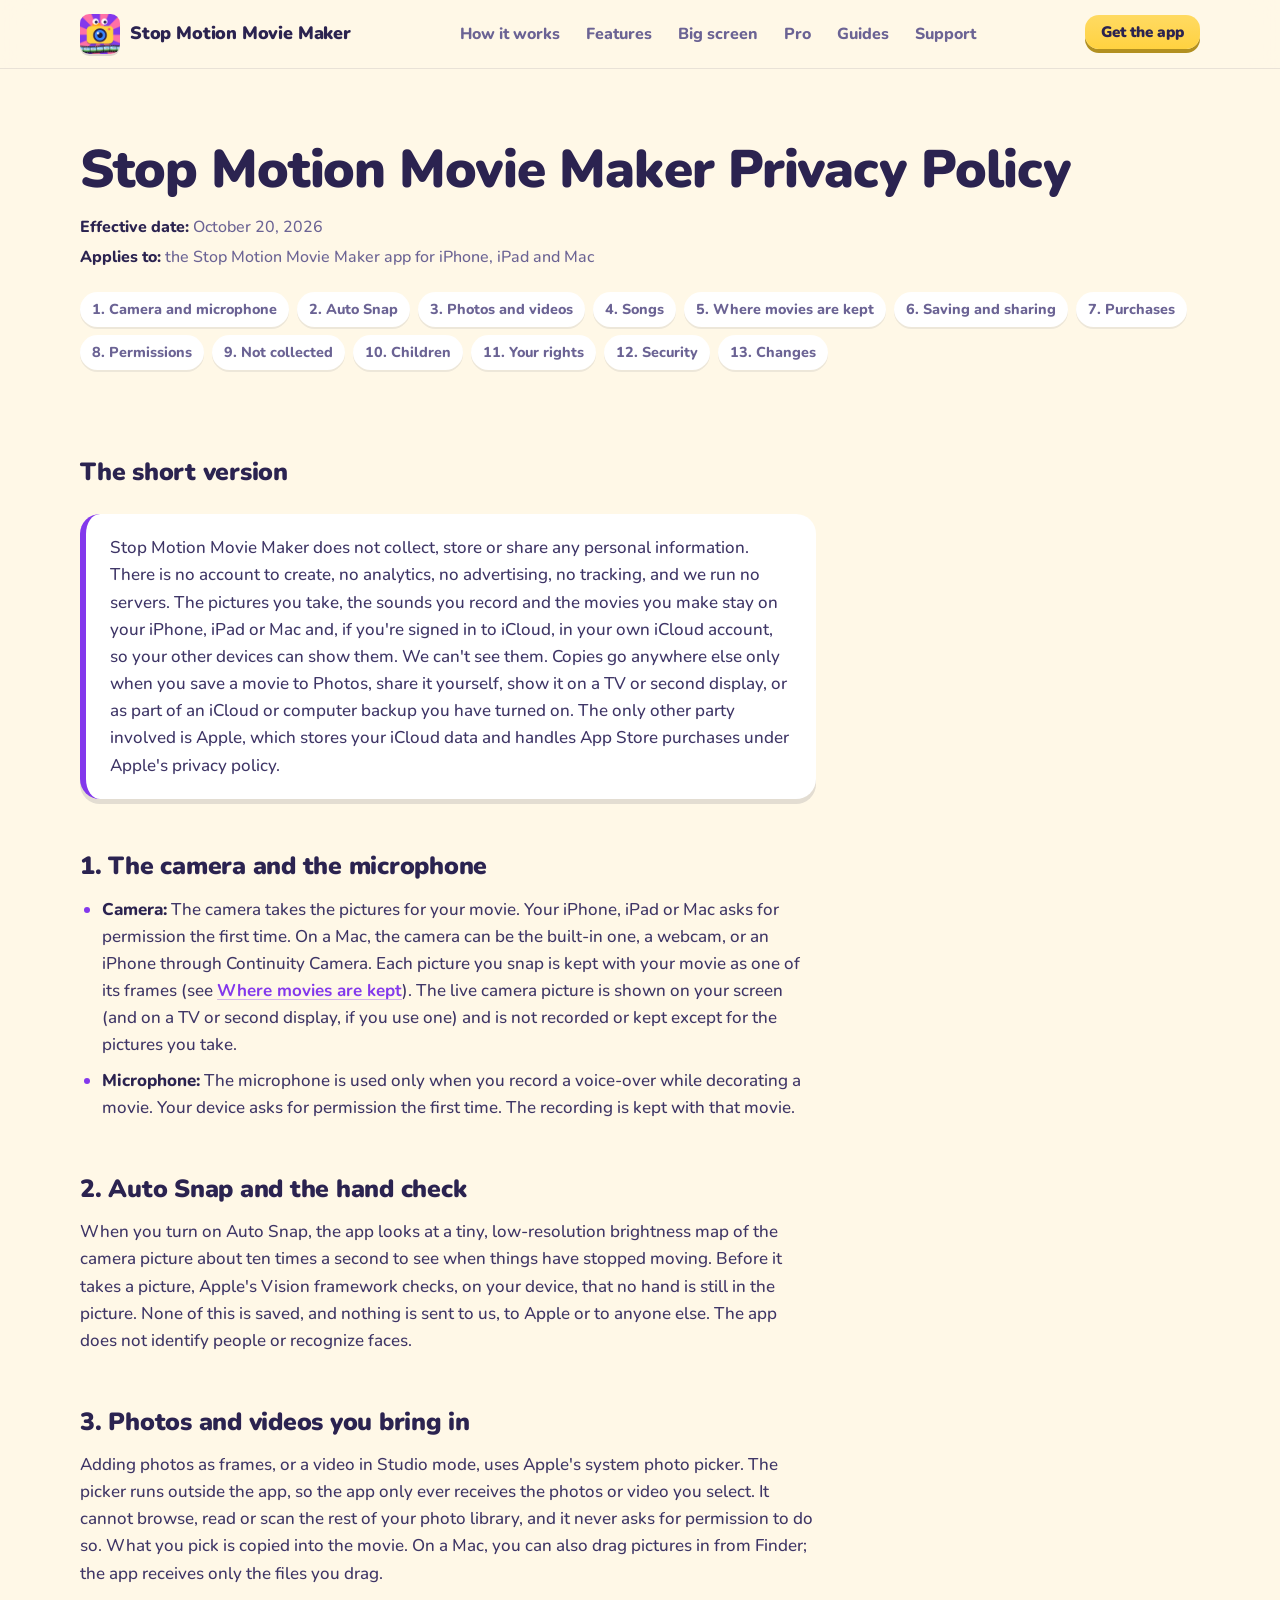
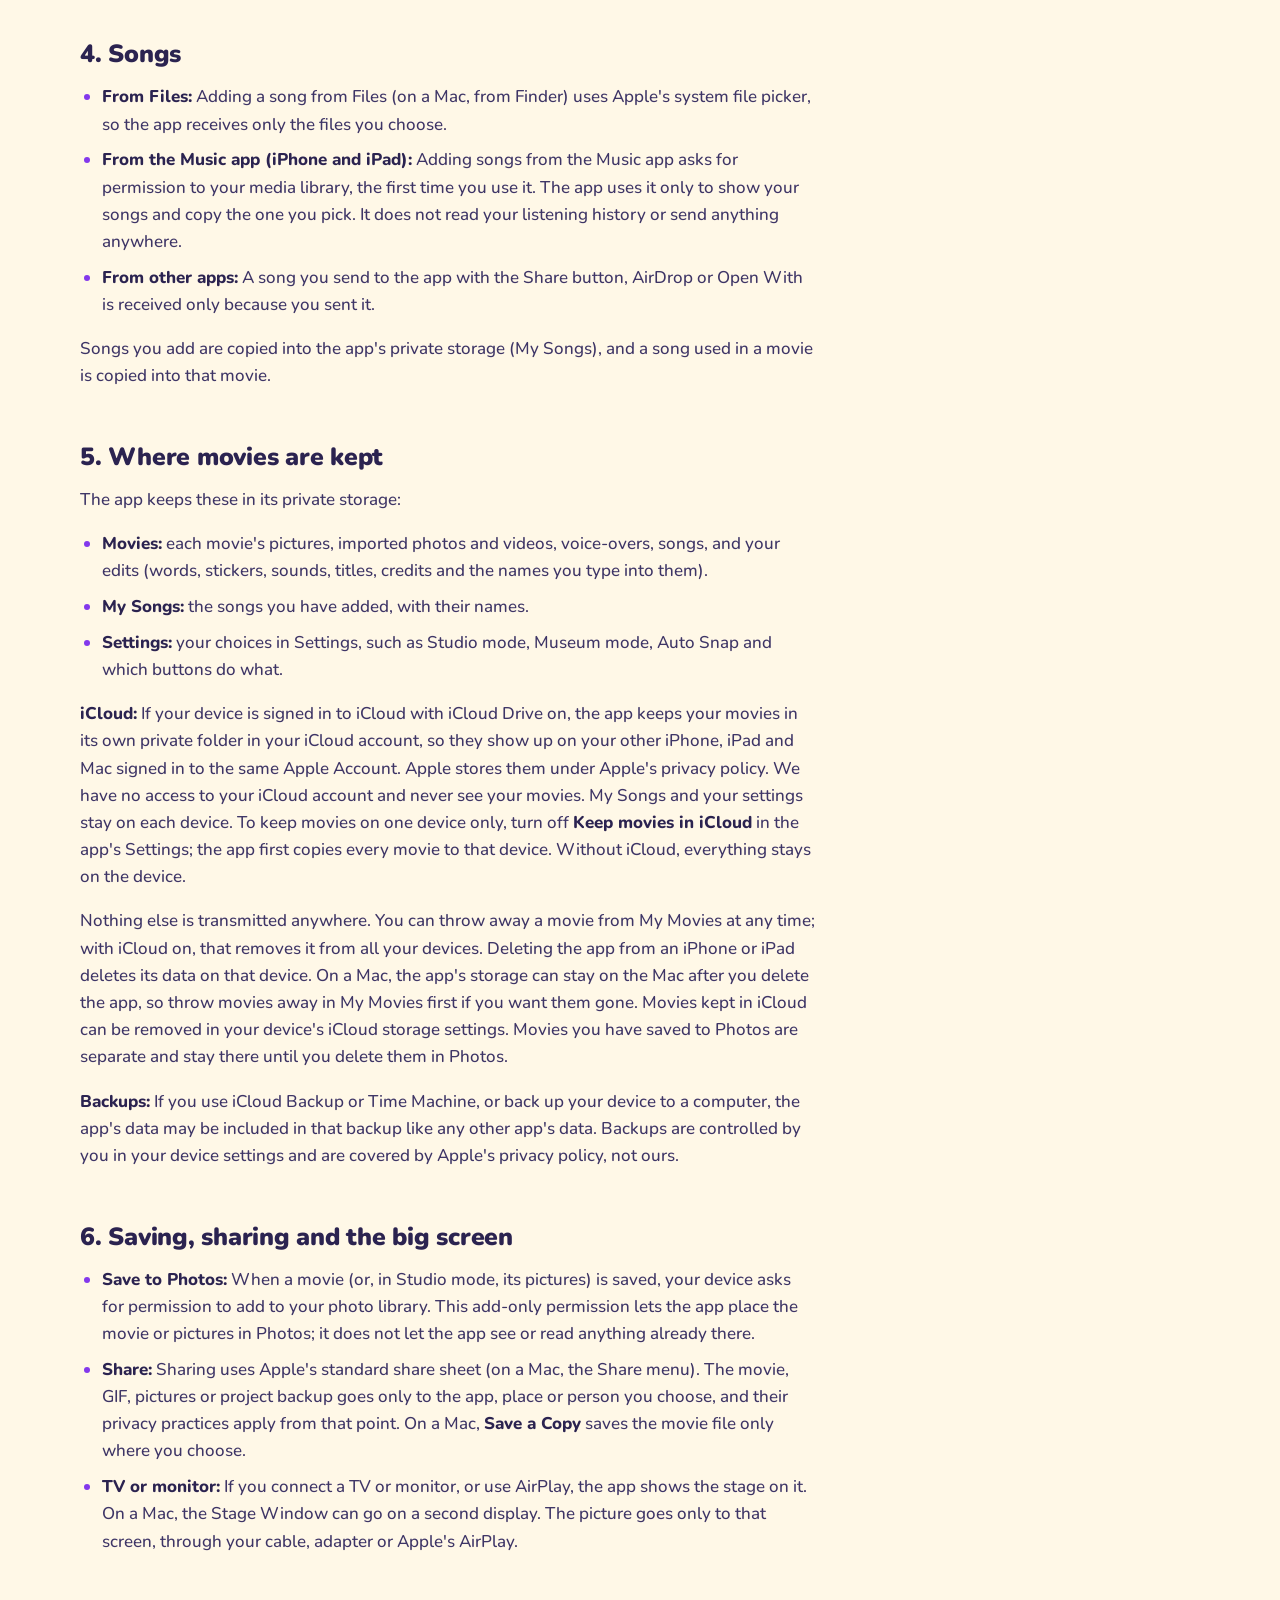
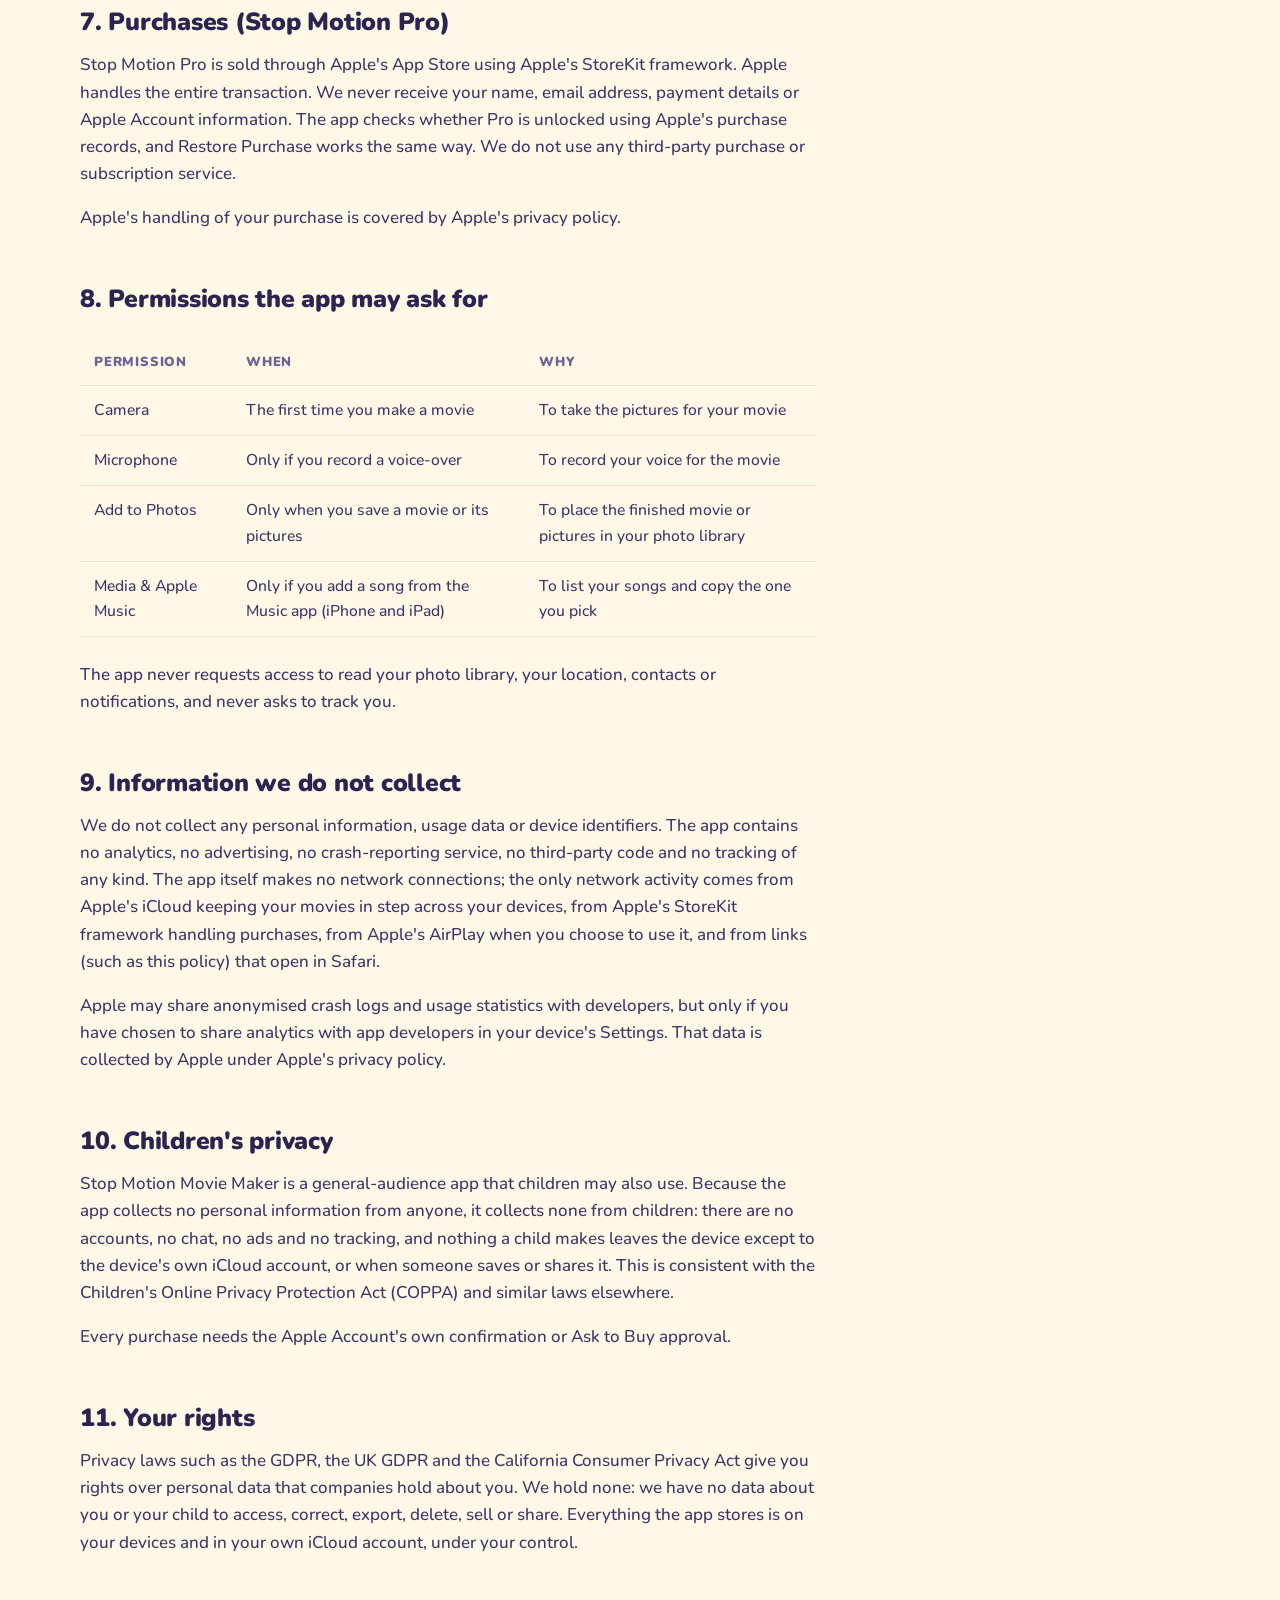
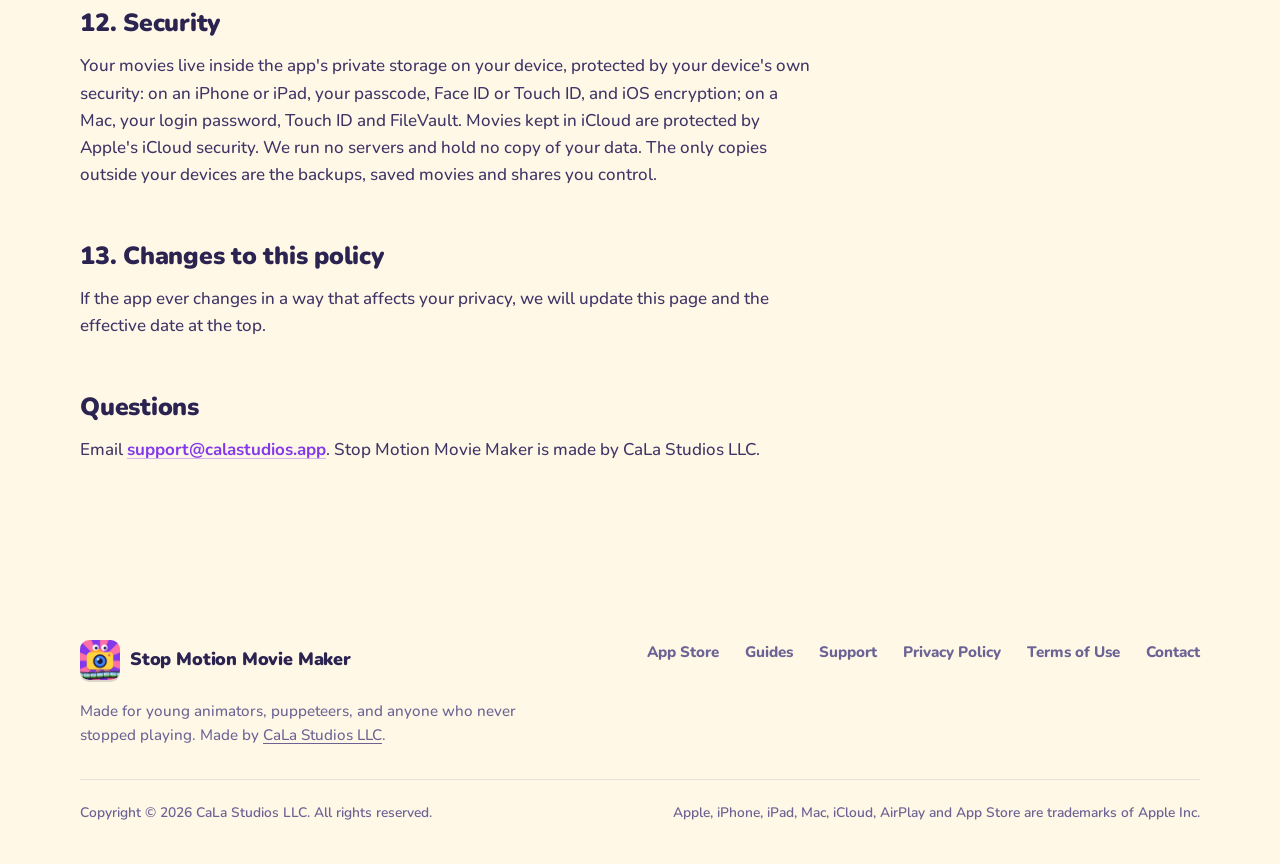
<file: privacy.html>
<!DOCTYPE html>
<html lang="en">
<head>
  <meta charset="utf-8">
  <meta name="viewport" content="width=device-width, initial-scale=1, viewport-fit=cover">
  <title>Stop Motion Movie Maker Privacy Policy</title>
  <meta name="description" content="Stop Motion Movie Maker collects no personal information: no account, analytics, ads, tracking or servers. Your movies stay on your devices and your iCloud.">
  <link rel="canonical" href="https://stopmotionmoviemaker.com/privacy">
  <meta name="theme-color" content="#fff8e7">
  <meta property="og:type" content="article">
  <meta property="og:site_name" content="Stop Motion Movie Maker">
  <meta property="og:title" content="Stop Motion Movie Maker Privacy Policy">
  <meta property="og:description" content="Stop Motion Movie Maker does not collect, store or share any personal information. Your pictures and movies stay on your devices and in your own iCloud.">
  <meta property="og:url" content="https://stopmotionmoviemaker.com/privacy">
  <meta property="og:image" content="https://stopmotionmoviemaker.com/assets/img/og-image.jpg">
  <link rel="icon" href="/assets/img/icon-32.png" sizes="32x32" type="image/png">
  <link rel="icon" href="/assets/img/icon-16.png" sizes="16x16" type="image/png">
  <link rel="apple-touch-icon" href="/assets/img/icon-180.png">
  <link rel="stylesheet" href="/assets/css/site.css?v=20261021b">
  <script>if (window.self !== window.top) { document.documentElement.classList.add("embedded"); }</script>
</head>
<body>
  <a class="skip-link" href="#main">Skip to content</a>

  <header class="site-header">
    <div class="container nav">
      <a class="nav-brand logo" href="/" aria-label="Stop Motion Movie Maker home"><img class="logo-icon" src="/assets/img/icon-180.png" alt="Stop Motion Movie Maker app icon" width="40" height="40"><span class="logo-name">Stop Motion Movie Maker</span></a>
      <ul class="nav-links" id="nav-links">
        <li><a href="/#how">How it works</a></li>
        <li><a href="/#features">Features</a></li>
        <li><a href="/#station">Big screen</a></li>
        <li><a href="/#pro">Pro</a></li>
        <li><a href="/guides">Guides</a></li>
        <li><a href="/support">Support</a></li>
      </ul>
      <div class="nav-cta">
        <a class="btn btn-sm" href="https://apps.apple.com/us/app/stop-motion-movie-maker/id6815898667">Get the app</a>
        <button class="nav-toggle" type="button" aria-controls="nav-links" aria-expanded="false" aria-label="Menu"><span></span></button>
      </div>
    </div>
  </header>

  <main id="main">
    <div class="container">
      <header class="doc-hero">
        <h1>Stop Motion Movie Maker Privacy Policy</h1>
        <div class="doc-meta">
          <span><strong>Effective date:</strong> October 20, 2026</span>
          <span><strong>Applies to:</strong> the Stop Motion Movie Maker app for iPhone, iPad and Mac</span>
        </div>
        <ul class="doc-toc" aria-label="Sections">
          <li><a href="#camera">1. Camera and microphone</a></li>
          <li><a href="#auto-snap">2. Auto Snap</a></li>
          <li><a href="#photos">3. Photos and videos</a></li>
          <li><a href="#songs">4. Songs</a></li>
          <li><a href="#storage">5. Where movies are kept</a></li>
          <li><a href="#saving">6. Saving and sharing</a></li>
          <li><a href="#purchases">7. Purchases</a></li>
          <li><a href="#permissions">8. Permissions</a></li>
          <li><a href="#not-collected">9. Not collected</a></li>
          <li><a href="#children">10. Children</a></li>
          <li><a href="#rights">11. Your rights</a></li>
          <li><a href="#security">12. Security</a></li>
          <li><a href="#changes">13. Changes</a></li>
        </ul>
      </header>

      <article class="doc">
        <h2 id="short-version">The short version</h2>
        <div class="summary">
          <p>Stop Motion Movie Maker does not collect, store or share any personal information. There is no account to create, no analytics, no advertising, no tracking, and we run no servers. The pictures you take, the sounds you record and the movies you make stay on your iPhone, iPad or Mac and, if you're signed in to iCloud, in your own iCloud account, so your other devices can show them. We can't see them. Copies go anywhere else only when you save a movie to Photos, share it yourself, show it on a TV or second display, or as part of an iCloud or computer backup you have turned on. The only other party involved is Apple, which stores your iCloud data and handles App Store purchases under Apple's privacy policy.</p>
        </div>

        <h2 id="camera">1. The camera and the microphone</h2>
        <ul>
          <li><strong>Camera:</strong> The camera takes the pictures for your movie. Your iPhone, iPad or Mac asks for permission the first time. On a Mac, the camera can be the built-in one, a webcam, or an iPhone through Continuity Camera. Each picture you snap is kept with your movie as one of its frames (see <a href="#storage">Where movies are kept</a>). The live camera picture is shown on your screen (and on a TV or second display, if you use one) and is not recorded or kept except for the pictures you take.</li>
          <li><strong>Microphone:</strong> The microphone is used only when you record a voice-over while decorating a movie. Your device asks for permission the first time. The recording is kept with that movie.</li>
        </ul>

        <h2 id="auto-snap">2. Auto Snap and the hand check</h2>
        <p>When you turn on Auto Snap, the app looks at a tiny, low-resolution brightness map of the camera picture about ten times a second to see when things have stopped moving. Before it takes a picture, Apple's Vision framework checks, on your device, that no hand is still in the picture. None of this is saved, and nothing is sent to us, to Apple or to anyone else. The app does not identify people or recognize faces.</p>

        <h2 id="photos">3. Photos and videos you bring in</h2>
        <p>Adding photos as frames, or a video in Studio mode, uses Apple's system photo picker. The picker runs outside the app, so the app only ever receives the photos or video you select. It cannot browse, read or scan the rest of your photo library, and it never asks for permission to do so. What you pick is copied into the movie. On a Mac, you can also drag pictures in from Finder; the app receives only the files you drag.</p>

        <h2 id="songs">4. Songs</h2>
        <ul>
          <li><strong>From Files:</strong> Adding a song from Files (on a Mac, from Finder) uses Apple's system file picker, so the app receives only the files you choose.</li>
          <li><strong>From the Music app (iPhone and iPad):</strong> Adding songs from the Music app asks for permission to your media library, the first time you use it. The app uses it only to show your songs and copy the one you pick. It does not read your listening history or send anything anywhere.</li>
          <li><strong>From other apps:</strong> A song you send to the app with the Share button, AirDrop or Open With is received only because you sent it.</li>
        </ul>
        <p>Songs you add are copied into the app's private storage (My Songs), and a song used in a movie is copied into that movie.</p>

        <h2 id="storage">5. Where movies are kept</h2>
        <p>The app keeps these in its private storage:</p>
        <ul>
          <li><strong>Movies:</strong> each movie's pictures, imported photos and videos, voice-overs, songs, and your edits (words, stickers, sounds, titles, credits and the names you type into them).</li>
          <li><strong>My Songs:</strong> the songs you have added, with their names.</li>
          <li><strong>Settings:</strong> your choices in Settings, such as Studio mode, Museum mode, Auto Snap and which buttons do what.</li>
        </ul>
        <p><strong>iCloud:</strong> If your device is signed in to iCloud with iCloud Drive on, the app keeps your movies in its own private folder in your iCloud account, so they show up on your other iPhone, iPad and Mac signed in to the same Apple Account. Apple stores them under Apple's privacy policy. We have no access to your iCloud account and never see your movies. My Songs and your settings stay on each device. To keep movies on one device only, turn off <strong>Keep movies in iCloud</strong> in the app's Settings; the app first copies every movie to that device. Without iCloud, everything stays on the device.</p>
        <p>Nothing else is transmitted anywhere. You can throw away a movie from My Movies at any time; with iCloud on, that removes it from all your devices. Deleting the app from an iPhone or iPad deletes its data on that device. On a Mac, the app's storage can stay on the Mac after you delete the app, so throw movies away in My Movies first if you want them gone. Movies kept in iCloud can be removed in your device's iCloud storage settings. Movies you have saved to Photos are separate and stay there until you delete them in Photos.</p>
        <p><strong>Backups:</strong> If you use iCloud Backup or Time Machine, or back up your device to a computer, the app's data may be included in that backup like any other app's data. Backups are controlled by you in your device settings and are covered by Apple's privacy policy, not ours.</p>

        <h2 id="saving">6. Saving, sharing and the big screen</h2>
        <ul>
          <li><strong>Save to Photos:</strong> When a movie (or, in Studio mode, its pictures) is saved, your device asks for permission to add to your photo library. This add-only permission lets the app place the movie or pictures in Photos; it does not let the app see or read anything already there.</li>
          <li><strong>Share:</strong> Sharing uses Apple's standard share sheet (on a Mac, the Share menu). The movie, GIF, pictures or project backup goes only to the app, place or person you choose, and their privacy practices apply from that point. On a Mac, <strong>Save a Copy</strong> saves the movie file only where you choose.</li>
          <li><strong>TV or monitor:</strong> If you connect a TV or monitor, or use AirPlay, the app shows the stage on it. On a Mac, the Stage Window can go on a second display. The picture goes only to that screen, through your cable, adapter or Apple's AirPlay.</li>
        </ul>

        <h2 id="purchases">7. Purchases (Stop Motion Pro)</h2>
        <p>Stop Motion Pro is sold through Apple's App Store using Apple's StoreKit framework. Apple handles the entire transaction. We never receive your name, email address, payment details or Apple Account information. The app checks whether Pro is unlocked using Apple's purchase records, and Restore Purchase works the same way. We do not use any third-party purchase or subscription service.</p>
        <p>Apple's handling of your purchase is covered by Apple's privacy policy.</p>

        <h2 id="permissions">8. Permissions the app may ask for</h2>
        <div class="table-wrap">
          <table>
            <thead><tr><th>Permission</th><th>When</th><th>Why</th></tr></thead>
            <tbody>
              <tr><td>Camera</td><td>The first time you make a movie</td><td>To take the pictures for your movie</td></tr>
              <tr><td>Microphone</td><td>Only if you record a voice-over</td><td>To record your voice for the movie</td></tr>
              <tr><td>Add to Photos</td><td>Only when you save a movie or its pictures</td><td>To place the finished movie or pictures in your photo library</td></tr>
              <tr><td>Media &amp; Apple Music</td><td>Only if you add a song from the Music app (iPhone and iPad)</td><td>To list your songs and copy the one you pick</td></tr>
            </tbody>
          </table>
        </div>
        <p>The app never requests access to read your photo library, your location, contacts or notifications, and never asks to track you.</p>

        <h2 id="not-collected">9. Information we do not collect</h2>
        <p>We do not collect any personal information, usage data or device identifiers. The app contains no analytics, no advertising, no crash-reporting service, no third-party code and no tracking of any kind. The app itself makes no network connections; the only network activity comes from Apple's iCloud keeping your movies in step across your devices, from Apple's StoreKit framework handling purchases, from Apple's AirPlay when you choose to use it, and from links (such as this policy) that open in Safari.</p>
        <p>Apple may share anonymised crash logs and usage statistics with developers, but only if you have chosen to share analytics with app developers in your device's Settings. That data is collected by Apple under Apple's privacy policy.</p>

        <h2 id="children">10. Children's privacy</h2>
        <p>Stop Motion Movie Maker is a general-audience app that children may also use. Because the app collects no personal information from anyone, it collects none from children: there are no accounts, no chat, no ads and no tracking, and nothing a child makes leaves the device except to the device's own iCloud account, or when someone saves or shares it. This is consistent with the Children's Online Privacy Protection Act (COPPA) and similar laws elsewhere.</p>
        <p>Every purchase needs the Apple Account's own confirmation or Ask to Buy approval.</p>

        <h2 id="rights">11. Your rights</h2>
        <p>Privacy laws such as the GDPR, the UK GDPR and the California Consumer Privacy Act give you rights over personal data that companies hold about you. We hold none: we have no data about you or your child to access, correct, export, delete, sell or share. Everything the app stores is on your devices and in your own iCloud account, under your control.</p>

        <h2 id="security">12. Security</h2>
        <p>Your movies live inside the app's private storage on your device, protected by your device's own security: on an iPhone or iPad, your passcode, Face ID or Touch ID, and iOS encryption; on a Mac, your login password, Touch ID and FileVault. Movies kept in iCloud are protected by Apple's iCloud security. We run no servers and hold no copy of your data. The only copies outside your devices are the backups, saved movies and shares you control.</p>

        <h2 id="changes">13. Changes to this policy</h2>
        <p>If the app ever changes in a way that affects your privacy, we will update this page and the effective date at the top.</p>

        <h2 id="contact">Questions</h2>
        <p>Email <a href="mailto:support@calastudios.app">support@calastudios.app</a>. Stop Motion Movie Maker is made by CaLa Studios LLC.</p>
      </article>
    </div>
  </main>

  <footer class="site-footer">
    <div class="container">
      <div class="footer-grid">
        <div class="footer-brand">
          <a class="logo" href="/" aria-label="Stop Motion Movie Maker home"><img class="logo-icon" src="/assets/img/icon-180.png" alt="Stop Motion Movie Maker app icon" width="40" height="40"><span class="logo-name">Stop Motion Movie Maker</span></a>
          <p>Made for young animators, puppeteers, and anyone who never stopped playing. Made by <a href="https://calastudios.app/">CaLa Studios LLC</a>.</p>
        </div>
        <ul class="footer-links">
          <li><a href="https://apps.apple.com/us/app/stop-motion-movie-maker/id6815898667">App Store</a></li>
          <li><a href="/guides">Guides</a></li>
          <li><a href="/support">Support</a></li>
          <li><a href="/privacy">Privacy Policy</a></li>
          <li><a href="https://www.apple.com/legal/internet-services/itunes/dev/stdeula/">Terms of Use</a></li>
          <li><a href="mailto:support@calastudios.app">Contact</a></li>
        </ul>
      </div>
      <div class="footer-meta">
        <span>Copyright © <span data-year>2026</span> CaLa Studios LLC. All rights reserved.</span>
        <span>Apple, iPhone, iPad, Mac, iCloud, AirPlay and App Store are trademarks of Apple Inc.</span>
      </div>
    </div>
  </footer>

  <script src="/assets/js/site.js" defer></script>
</body>
</html>
</file>
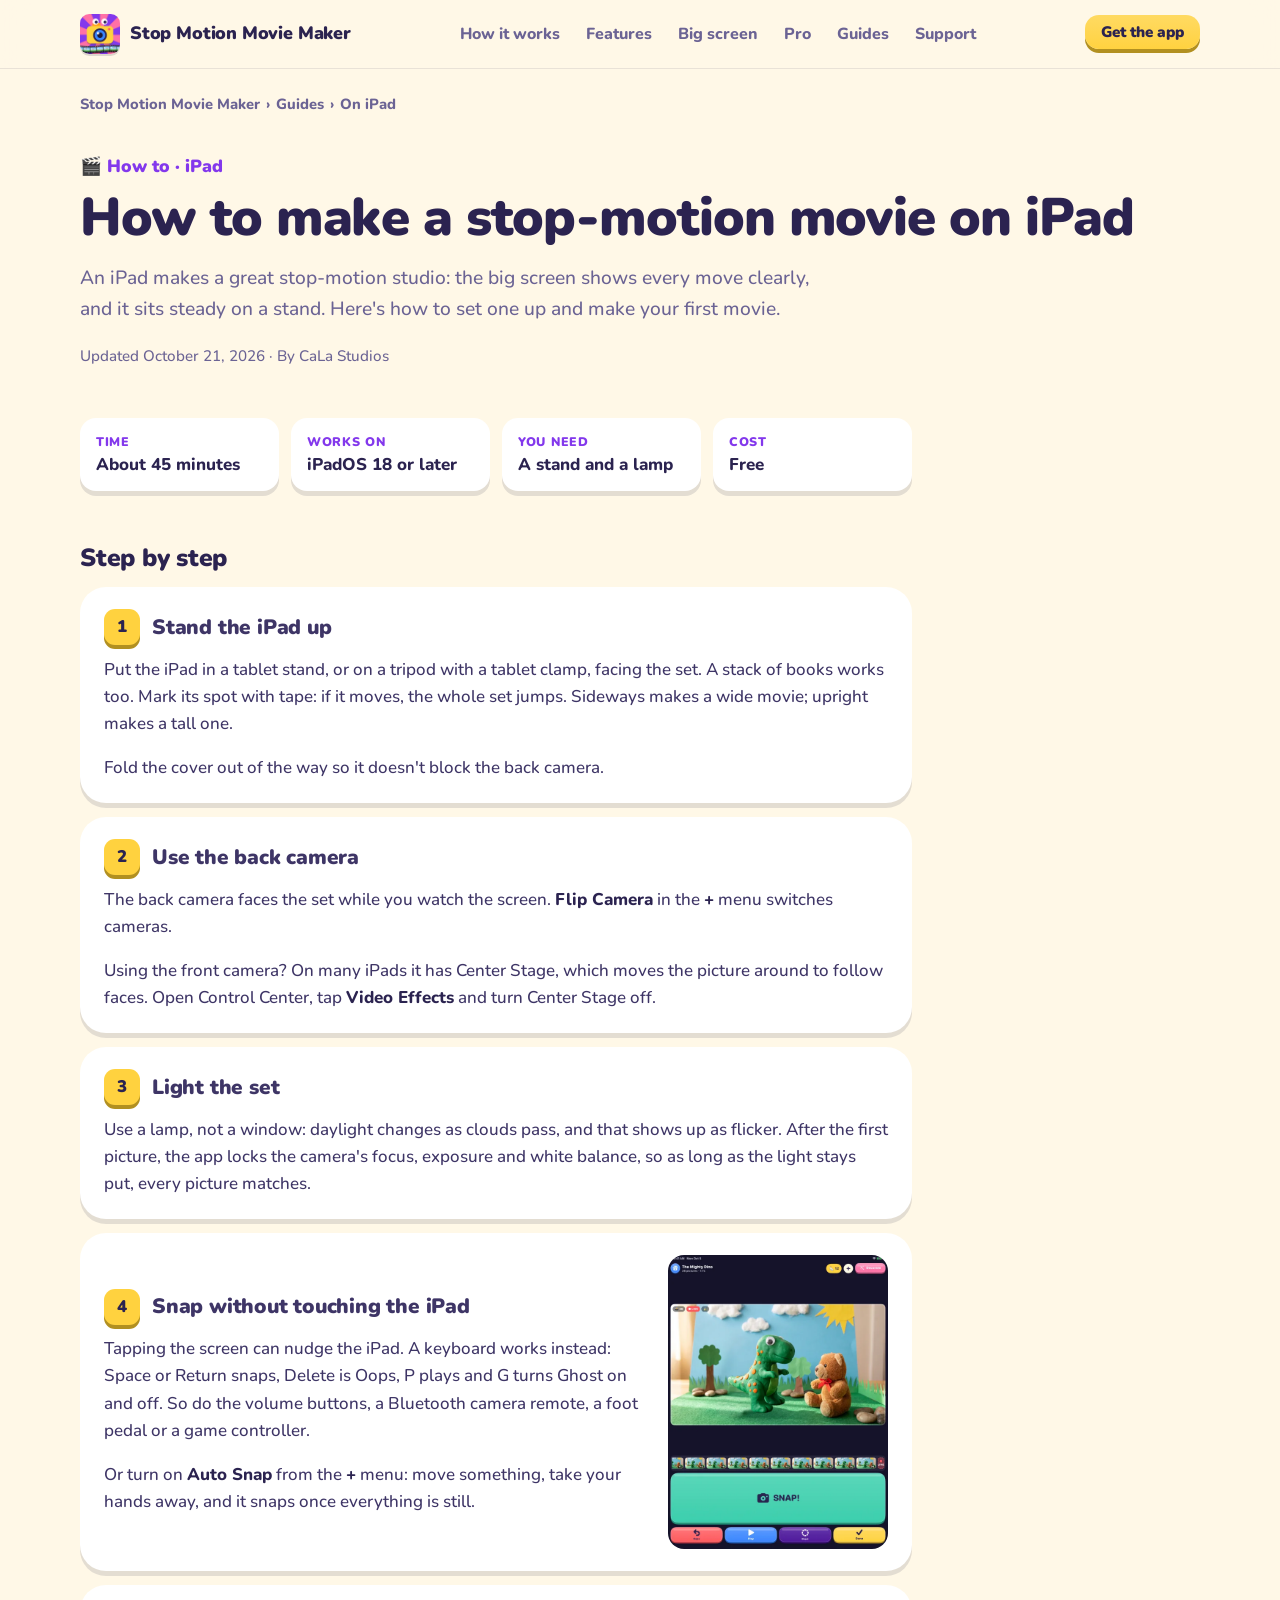
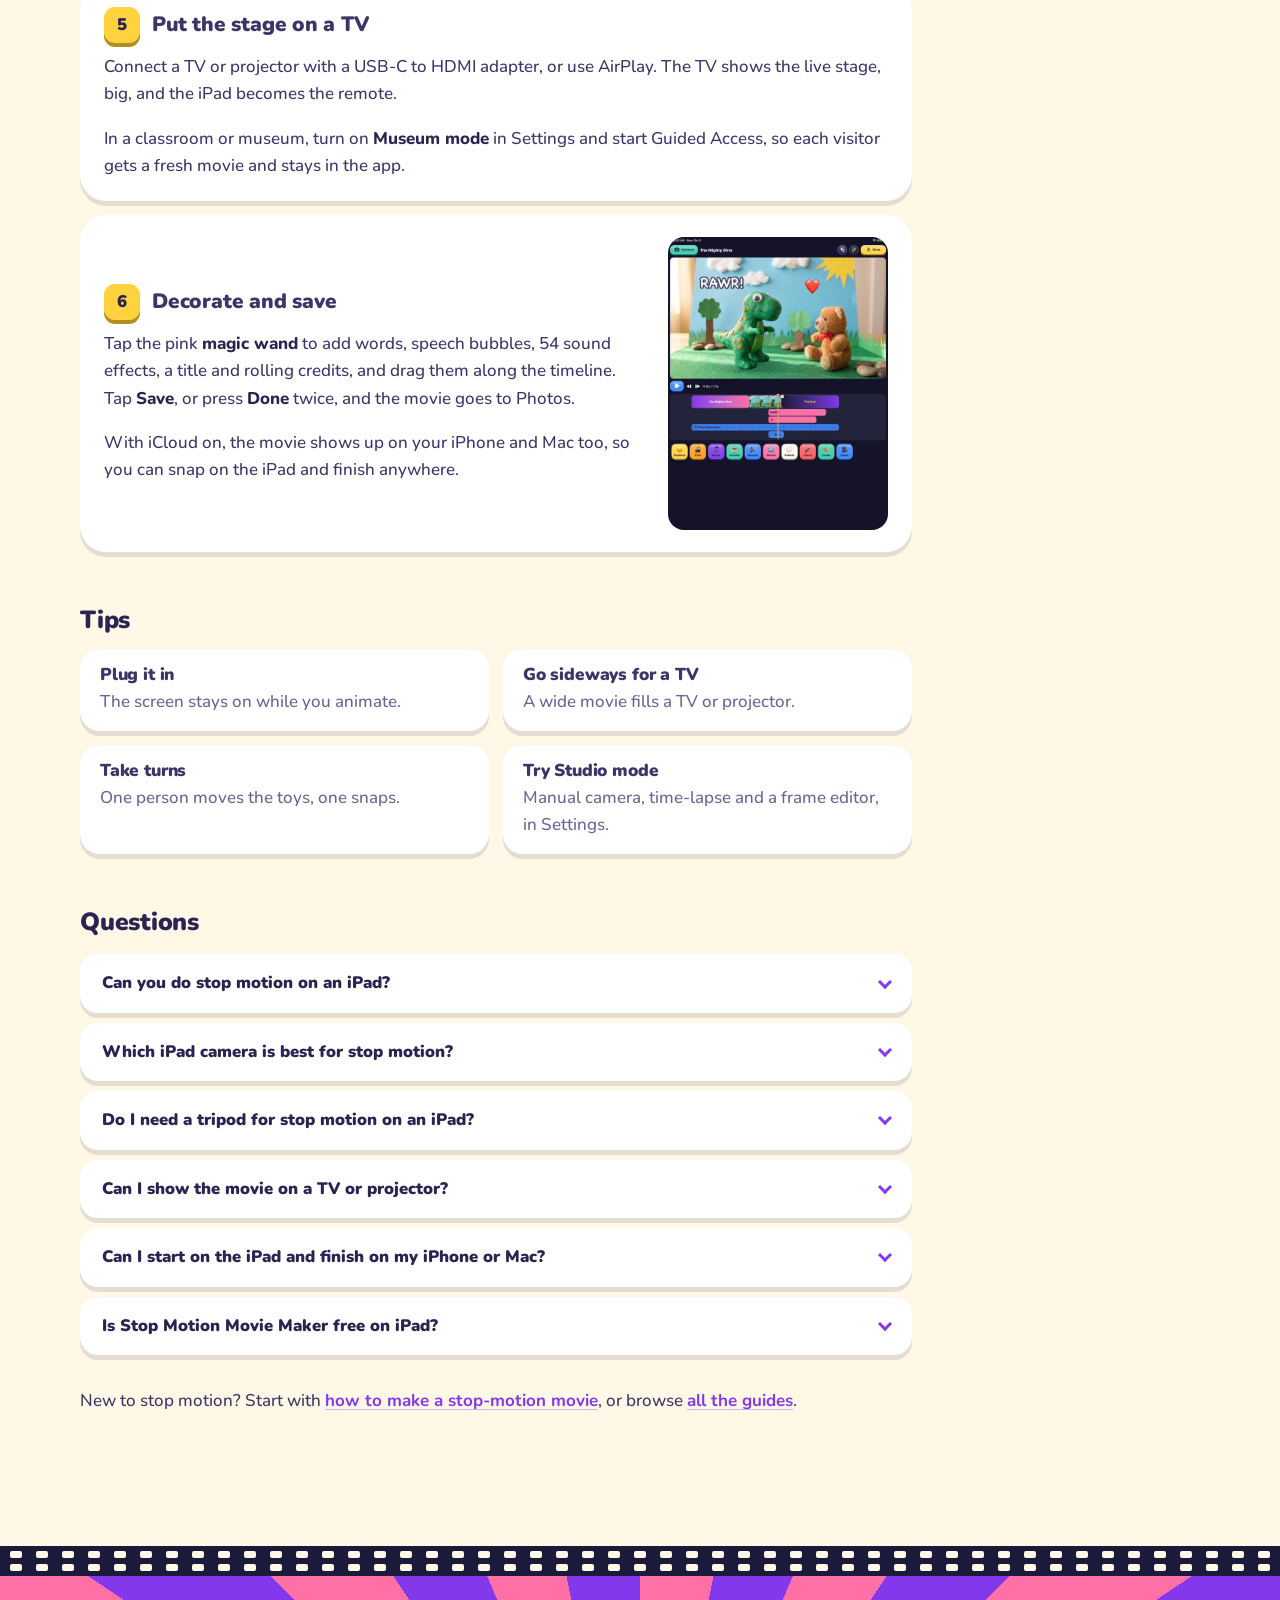
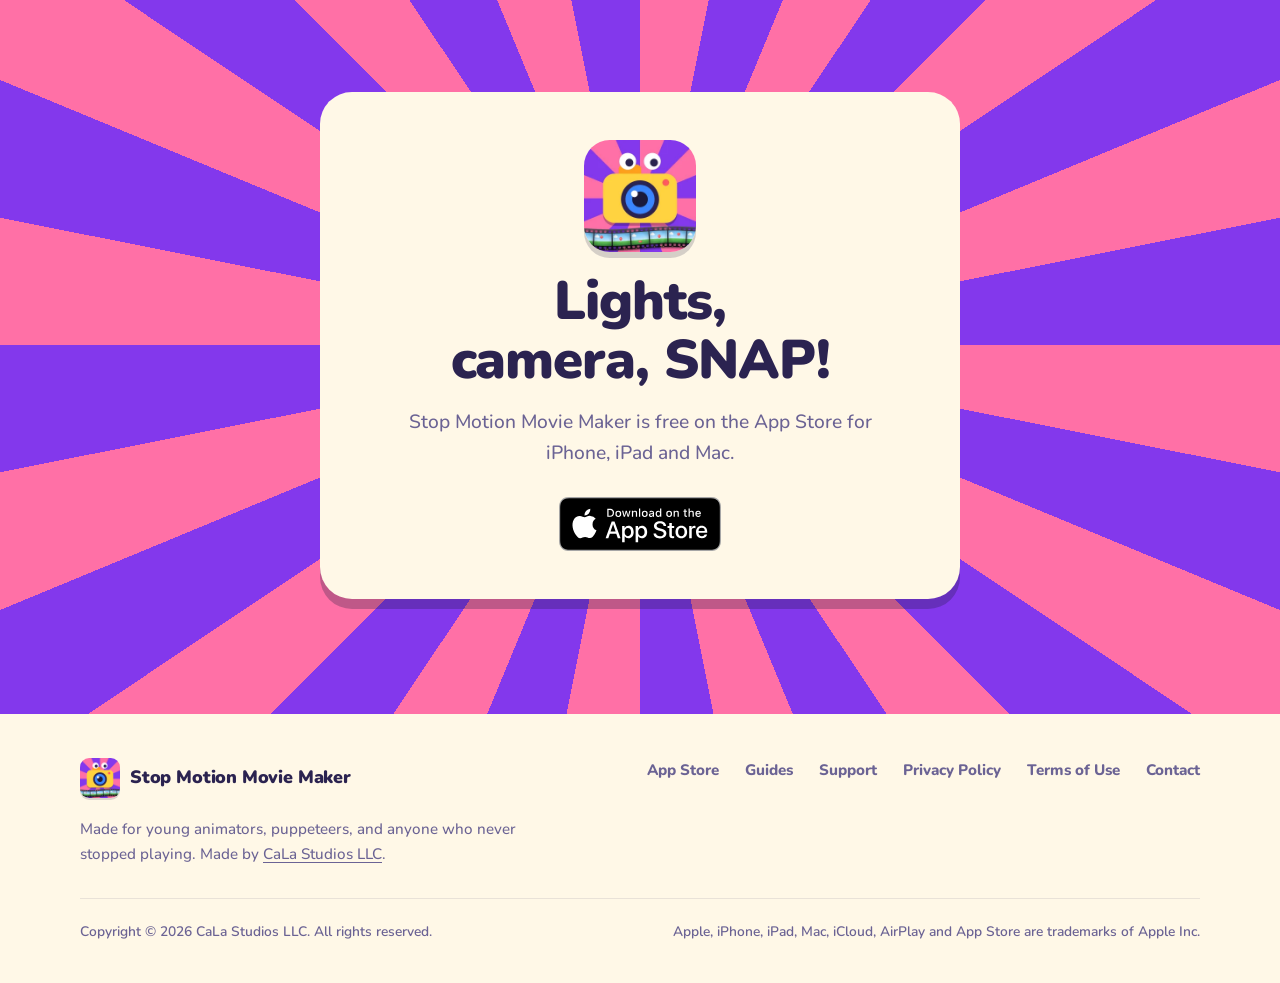
<file: stop-motion-on-ipad.html>
<!DOCTYPE html>
<html lang="en">
<head>
  <meta charset="utf-8">
  <meta name="viewport" content="width=device-width, initial-scale=1, viewport-fit=cover">
  <title>How to Make a Stop-Motion Movie on iPad (Step by Step)</title>
  <meta name="description" content="Make a stop-motion movie on iPad: stand it up, use the back camera, snap with a keyboard or Auto Snap, and put the stage on a TV. Free, no account.">
  <link rel="canonical" href="https://stopmotionmoviemaker.com/stop-motion-on-ipad">
  <meta name="robots" content="max-image-preview:large">
  <meta name="theme-color" content="#fff8e7">
  <meta name="apple-itunes-app" content="app-id=6815898667">

  <meta property="og:type" content="article">
  <meta property="og:site_name" content="Stop Motion Movie Maker">
  <meta property="og:title" content="How to make a stop-motion movie on iPad">
  <meta property="og:description" content="Stand it up, light the set, snap without touching the screen, and put the stage on a TV. For kids, parents and classrooms.">
  <meta property="og:url" content="https://stopmotionmoviemaker.com/stop-motion-on-ipad">
  <meta property="og:image" content="https://stopmotionmoviemaker.com/assets/img/og-image.jpg">
  <meta property="og:image:width" content="1200">
  <meta property="og:image:height" content="630">
  <meta property="og:image:alt" content="Stop Motion Movie Maker on two iPhones: the camera screen with a clay dinosaur and a teddy bear, and the editor">
  <meta property="article:published_time" content="2026-10-21">
  <meta property="article:modified_time" content="2026-10-21">
  <meta name="twitter:card" content="summary_large_image">
  <meta name="twitter:title" content="How to make a stop-motion movie on iPad">
  <meta name="twitter:description" content="Stand it up, light the set, snap without touching the screen, and put the stage on a TV. For kids, parents and classrooms.">
  <meta name="twitter:image" content="https://stopmotionmoviemaker.com/assets/img/og-image.jpg">

  <link rel="icon" href="/assets/img/icon-32.png" sizes="32x32" type="image/png">
  <link rel="icon" href="/assets/img/icon-16.png" sizes="16x16" type="image/png">
  <link rel="apple-touch-icon" href="/assets/img/icon-180.png">
  <link rel="manifest" href="/site.webmanifest">
  <link rel="stylesheet" href="/assets/css/site.css?v=20261021b">

  <script type="application/ld+json">
  {
    "@context": "https://schema.org",
    "@graph": [
      {
        "@type": "BreadcrumbList",
        "itemListElement": [
          {
            "@type": "ListItem",
            "position": 1,
            "name": "Stop Motion Movie Maker",
            "item": "https://stopmotionmoviemaker.com/"
          },
          {
            "@type": "ListItem",
            "position": 2,
            "name": "Guides",
            "item": "https://stopmotionmoviemaker.com/guides"
          },
          {
            "@type": "ListItem",
            "position": 3,
            "name": "How to make a stop-motion movie on iPad",
            "item": "https://stopmotionmoviemaker.com/stop-motion-on-ipad"
          }
        ]
      },
      {
        "@type": "Article",
        "@id": "https://stopmotionmoviemaker.com/stop-motion-on-ipad#article",
        "headline": "How to make a stop-motion movie on iPad",
        "description": "Make a stop-motion movie on iPad: stand it up, use the back camera, snap with a keyboard or Auto Snap, and put the stage on a TV. Free, no account.",
        "image": [
          "https://stopmotionmoviemaker.com/assets/img/ipad-capture.webp",
          "https://stopmotionmoviemaker.com/assets/img/ipad-editor.webp",
          "https://stopmotionmoviemaker.com/assets/img/og-image.jpg"
        ],
        "datePublished": "2026-10-21",
        "dateModified": "2026-10-21",
        "inLanguage": "en",
        "author": {
          "@type": "Organization",
          "name": "CaLa Studios LLC",
          "url": "https://calastudios.app/"
        },
        "publisher": {
          "@type": "Organization",
          "name": "CaLa Studios LLC",
          "url": "https://calastudios.app/",
          "email": "support@calastudios.app",
          "logo": {
            "@type": "ImageObject",
            "url": "https://stopmotionmoviemaker.com/assets/img/icon-512.png",
            "width": 512,
            "height": 512
          }
        },
        "mainEntityOfPage": "https://stopmotionmoviemaker.com/stop-motion-on-ipad"
      },
      {
        "@type": "HowTo",
        "name": "How to make a stop-motion movie on iPad",
        "description": "Make a stop-motion movie on an iPad with the free Stop Motion Movie Maker app: stand the iPad up, light the set, snap, and put the stage on a TV.",
        "image": "https://stopmotionmoviemaker.com/assets/img/ipad-capture.webp",
        "totalTime": "PT45M",
        "estimatedCost": {
          "@type": "MonetaryAmount",
          "currency": "USD",
          "value": "0"
        },
        "supply": [
          {
            "@type": "HowToSupply",
            "name": "A toy, puppet, building-brick figure or some modeling clay"
          },
          {
            "@type": "HowToSupply",
            "name": "A tabletop or shoebox for the stage"
          }
        ],
        "tool": [
          {
            "@type": "HowToTool",
            "name": "An iPad with iPadOS 18 or later"
          },
          {
            "@type": "HowToTool",
            "name": "Stop Motion Movie Maker (free on the App Store)"
          },
          {
            "@type": "HowToTool",
            "name": "A tablet stand, a tripod with a tablet clamp, or a stack of books"
          },
          {
            "@type": "HowToTool",
            "name": "A desk lamp"
          }
        ],
        "step": [
          {
            "@type": "HowToStep",
            "position": 1,
            "name": "Stand the iPad up",
            "text": "Put the iPad in a tablet stand, or on a tripod with a tablet clamp, facing the set. A stack of books works too. Mark its spot with tape: if it moves, the whole set jumps. Sideways makes a wide movie; upright makes a tall one. Fold the cover out of the way so it doesn't block the back camera.",
            "url": "https://stopmotionmoviemaker.com/stop-motion-on-ipad#step-1"
          },
          {
            "@type": "HowToStep",
            "position": 2,
            "name": "Use the back camera",
            "text": "The back camera faces the set while you watch the screen. Flip Camera in the + menu switches cameras. Using the front camera? On many iPads it has Center Stage, which moves the picture around to follow faces. Open Control Center, tap Video Effects and turn Center Stage off.",
            "url": "https://stopmotionmoviemaker.com/stop-motion-on-ipad#step-2"
          },
          {
            "@type": "HowToStep",
            "position": 3,
            "name": "Light the set",
            "text": "Use a lamp, not a window: daylight changes as clouds pass, and that shows up as flicker. After the first picture, the app locks the camera's focus, exposure and white balance, so as long as the light stays put, every picture matches.",
            "url": "https://stopmotionmoviemaker.com/stop-motion-on-ipad#step-3"
          },
          {
            "@type": "HowToStep",
            "position": 4,
            "name": "Snap without touching the iPad",
            "text": "Tapping the screen can nudge the iPad. A keyboard works instead: Space or Return snaps, Delete is Oops, P plays and G turns Ghost on and off. So do the volume buttons, a Bluetooth camera remote, a foot pedal or a game controller. Or turn on Auto Snap from the + menu: move something, take your hands away, and it snaps once everything is still.",
            "url": "https://stopmotionmoviemaker.com/stop-motion-on-ipad#step-4",
            "image": "https://stopmotionmoviemaker.com/assets/img/ipad-capture.webp"
          },
          {
            "@type": "HowToStep",
            "position": 5,
            "name": "Put the stage on a TV",
            "text": "Connect a TV or projector with a USB-C to HDMI adapter, or use AirPlay. The TV shows the live stage, big, and the iPad becomes the remote. In a classroom or museum, turn on Museum mode in Settings and start Guided Access, so each visitor gets a fresh movie and stays in the app.",
            "url": "https://stopmotionmoviemaker.com/stop-motion-on-ipad#step-5"
          },
          {
            "@type": "HowToStep",
            "position": 6,
            "name": "Decorate and save",
            "text": "Tap the pink magic wand to add words, speech bubbles, 54 sound effects, a title and rolling credits, and drag them along the timeline. Tap Save, or press Done twice, and the movie goes to Photos. With iCloud on, the movie shows up on your iPhone and Mac too, so you can snap on the iPad and finish anywhere.",
            "url": "https://stopmotionmoviemaker.com/stop-motion-on-ipad#step-6",
            "image": "https://stopmotionmoviemaker.com/assets/img/ipad-editor.webp"
          }
        ]
      },
      {
        "@type": "FAQPage",
        "mainEntity": [
          {
            "@type": "Question",
            "name": "Can you do stop motion on an iPad?",
            "acceptedAnswer": {
              "@type": "Answer",
              "text": "Yes. Stop Motion Movie Maker turns any iPad with iPadOS 18 or later into a stop-motion camera: snap a picture, move something a tiny bit, and snap again."
            }
          },
          {
            "@type": "Question",
            "name": "Which iPad camera is best for stop motion?",
            "acceptedAnswer": {
              "@type": "Answer",
              "text": "The back camera: it faces the set while you watch the screen. If you use the front camera, turn off Center Stage in Control Center so the picture doesn't move."
            }
          },
          {
            "@type": "Question",
            "name": "Do I need a tripod for stop motion on an iPad?",
            "acceptedAnswer": {
              "@type": "Answer",
              "text": "No, but the iPad has to stay perfectly still. A tablet stand or a stack of books works; mark the spot with tape."
            }
          },
          {
            "@type": "Question",
            "name": "Can I show the movie on a TV or projector?",
            "acceptedAnswer": {
              "@type": "Answer",
              "text": "Yes. Use a USB-C to HDMI adapter or AirPlay. The TV shows the live stage while the iPad is the remote."
            }
          },
          {
            "@type": "Question",
            "name": "Can I start on the iPad and finish on my iPhone or Mac?",
            "acceptedAnswer": {
              "@type": "Answer",
              "text": "Yes. With iCloud on, your movies show up on every iPhone, iPad and Mac signed in to the same Apple Account."
            }
          },
          {
            "@type": "Question",
            "name": "Is Stop Motion Movie Maker free on iPad?",
            "acceptedAnswer": {
              "@type": "Answer",
              "text": "Yes. It's free, with no ads and no account. Free movies save at 720p with a small badge; Stop Motion Pro is an optional one-time purchase that works on iPhone, iPad and Mac."
            }
          }
        ]
      }
    ]
  }
  </script>
</head>
<body>
  <a class="skip-link" href="#main">Skip to content</a>

  <header class="site-header">
    <div class="container nav">
      <a class="nav-brand logo" href="/" aria-label="Stop Motion Movie Maker home"><img class="logo-icon" src="/assets/img/icon-180.png" alt="Stop Motion Movie Maker app icon" width="40" height="40"><span class="logo-name">Stop Motion Movie Maker</span></a>
      <ul class="nav-links" id="nav-links">
        <li><a href="/#how">How it works</a></li>
        <li><a href="/#features">Features</a></li>
        <li><a href="/#station">Big screen</a></li>
        <li><a href="/#pro">Pro</a></li>
        <li><a href="/guides">Guides</a></li>
        <li><a href="/support">Support</a></li>
      </ul>
      <div class="nav-cta">
        <a class="btn btn-sm" href="https://apps.apple.com/us/app/stop-motion-movie-maker/id6815898667">Get the app</a>
        <button class="nav-toggle" type="button" aria-controls="nav-links" aria-expanded="false" aria-label="Menu"><span></span></button>
      </div>
    </div>
  </header>

  <main id="main">
    <article class="container guide">
      <nav class="breadcrumbs" aria-label="Breadcrumb">
        <ol>
          <li><a href="/">Stop Motion Movie Maker</a></li>
          <li><a href="/guides">Guides</a></li>
          <li aria-current="page">On iPad</li>
        </ol>
      </nav>

      <header class="doc-hero">
        <span class="eyebrow">🎬 How to · iPad</span>
        <h1>How to make a stop-motion movie on iPad</h1>
        <p class="lede">An iPad makes a great stop-motion studio: the big screen shows every move clearly, and it sits steady on a stand. Here's how to set one up and make your first movie.</p>
        <p class="doc-meta">Updated <time datetime="2026-10-21">October 21, 2026</time> · By CaLa Studios</p>
      </header>

      <dl class="guide-glance">
        <div><dt>Time</dt><dd>About 45 minutes</dd></div>
        <div><dt>Works on</dt><dd>iPadOS 18 or later</dd></div>
        <div><dt>You need</dt><dd>A stand and a lamp</dd></div>
        <div><dt>Cost</dt><dd>Free</dd></div>
      </dl>

      <div class="doc">
        <h2 id="steps">Step by step</h2>
        <ol class="guide-steps">
          <li class="guide-step" id="step-1">
            <div>
              <h3>Stand the iPad up</h3>
              <p>Put the iPad in a tablet stand, or on a tripod with a tablet clamp, facing the set. A stack of books works too. Mark its spot with tape: if it moves, the whole set jumps. Sideways makes a wide movie; upright makes a tall one.</p>
              <p>Fold the cover out of the way so it doesn't block the back camera.</p>
            </div>
          </li>

          <li class="guide-step" id="step-2">
            <div>
              <h3>Use the back camera</h3>
              <p>The back camera faces the set while you watch the screen. <strong>Flip Camera</strong> in the <strong>+</strong> menu switches cameras.</p>
              <p>Using the front camera? On many iPads it has Center Stage, which moves the picture around to follow faces. Open Control Center, tap <strong>Video Effects</strong> and turn Center Stage off.</p>
            </div>
          </li>

          <li class="guide-step" id="step-3">
            <div>
              <h3>Light the set</h3>
              <p>Use a lamp, not a window: daylight changes as clouds pass, and that shows up as flicker. After the first picture, the app locks the camera's focus, exposure and white balance, so as long as the light stays put, every picture matches.</p>
            </div>
          </li>

          <li class="guide-step" id="step-4">
            <div>
              <h3>Snap without touching the iPad</h3>
              <p>Tapping the screen can nudge the iPad. A keyboard works instead: Space or Return snaps, Delete is Oops, P plays and G turns Ghost on and off. So do the volume buttons, a Bluetooth camera remote, a foot pedal or a game controller.</p>
              <p>Or turn on <strong>Auto Snap</strong> from the <strong>+</strong> menu: move something, take your hands away, and it snaps once everything is still.</p>
            </div>
            <figure class="guide-figure">
              <img src="/assets/img/ipad-capture.webp" alt="The Stop Motion Movie Maker camera screen on an iPad: the clay dinosaur and teddy bear stage, the last pictures, a big green SNAP button, and Oops, Play, Ghost and Done" width="600" height="800" loading="lazy" decoding="async">
            </figure>
          </li>

          <li class="guide-step" id="step-5">
            <div>
              <h3>Put the stage on a TV</h3>
              <p>Connect a TV or projector with a USB-C to HDMI adapter, or use AirPlay. The TV shows the live stage, big, and the iPad becomes the remote.</p>
              <p>In a classroom or museum, turn on <strong>Museum mode</strong> in Settings and start Guided Access, so each visitor gets a fresh movie and stays in the app.</p>
            </div>
          </li>

          <li class="guide-step" id="step-6">
            <div>
              <h3>Decorate and save</h3>
              <p>Tap the pink <strong>magic wand</strong> to add words, speech bubbles, 54 sound effects, a title and rolling credits, and drag them along the timeline. Tap <strong>Save</strong>, or press <strong>Done</strong> twice, and the movie goes to Photos.</p>
              <p>With iCloud on, the movie shows up on your iPhone and Mac too, so you can snap on the iPad and finish anywhere.</p>
            </div>
            <figure class="guide-figure">
              <img src="/assets/img/ipad-editor.webp" alt="The Stop Motion Movie Maker editor on an iPad: “RAWR!” and a heart over the dinosaur scene, with the timeline and the Decorate buttons below" width="600" height="800" loading="lazy" decoding="async">
            </figure>
          </li>
        </ol>

        <h2 id="tips">Tips</h2>
        <ul class="guide-cards">
          <li><h3>Plug it in</h3><p>The screen stays on while you animate.</p></li>
          <li><h3>Go sideways for a TV</h3><p>A wide movie fills a TV or projector.</p></li>
          <li><h3>Take turns</h3><p>One person moves the toys, one snaps.</p></li>
          <li><h3>Try Studio mode</h3><p>Manual camera, time-lapse and a frame editor, in Settings.</p></li>
        </ul>

        <h2 id="faq">Questions</h2>
        <div class="faq">
          <details>
            <summary>Can you do stop motion on an iPad?</summary>
            <div class="answer"><p>Yes. Stop Motion Movie Maker turns any iPad with iPadOS 18 or later into a stop-motion camera: snap a picture, move something a tiny bit, and snap again.</p></div>
          </details>
          <details>
            <summary>Which iPad camera is best for stop motion?</summary>
            <div class="answer"><p>The back camera: it faces the set while you watch the screen. If you use the front camera, turn off Center Stage in Control Center so the picture doesn't move.</p></div>
          </details>
          <details>
            <summary>Do I need a tripod for stop motion on an iPad?</summary>
            <div class="answer"><p>No, but the iPad has to stay perfectly still. A tablet stand or a stack of books works; mark the spot with tape.</p></div>
          </details>
          <details>
            <summary>Can I show the movie on a TV or projector?</summary>
            <div class="answer"><p>Yes. Use a USB-C to HDMI adapter or AirPlay. The TV shows the live stage while the iPad is the remote.</p></div>
          </details>
          <details>
            <summary>Can I start on the iPad and finish on my iPhone or Mac?</summary>
            <div class="answer"><p>Yes. With iCloud on, your movies show up on every iPhone, iPad and Mac signed in to the same Apple Account.</p></div>
          </details>
          <details>
            <summary>Is Stop Motion Movie Maker free on iPad?</summary>
            <div class="answer"><p>Yes. It's free, with no ads and no account. Free movies save at 720p with a small badge; <a href="/#pro">Stop Motion Pro</a> is an optional one-time purchase that works on iPhone, iPad and Mac.</p></div>
          </details>
        </div>

        <p class="guide-more">New to stop motion? Start with <a href="/how-to-make-a-stop-motion-movie">how to make a stop-motion movie</a>, or browse <a href="/guides">all the guides</a>.</p>
      </div>
    </article>

    <!-- ============ CTA ============ -->
    <div class="filmstrip" aria-hidden="true"></div>
    <section class="section cta" id="download">
      <div class="container">
        <div class="cta-card">
          <img class="cta-icon" src="/assets/img/icon-256.webp" alt="Stop Motion Movie Maker app icon" width="112" height="112" loading="lazy" aria-hidden="true">
          <h2 class="title">Lights, camera, SNAP!</h2>
          <p class="lede">Stop Motion Movie Maker is free on the App Store for iPhone, iPad and Mac.</p>
          <div class="cta-actions">
            <a class="badge-link" href="https://apps.apple.com/us/app/stop-motion-movie-maker/id6815898667">
              <img src="/assets/img/app-store-badge.svg" alt="Download on the App Store" width="162" height="54">
            </a>
          </div>
        </div>
      </div>
    </section>
  </main>

  <footer class="site-footer">
    <div class="container">
      <div class="footer-grid">
        <div class="footer-brand">
          <a class="logo" href="/" aria-label="Stop Motion Movie Maker home"><img class="logo-icon" src="/assets/img/icon-180.png" alt="Stop Motion Movie Maker app icon" width="40" height="40"><span class="logo-name">Stop Motion Movie Maker</span></a>
          <p>Made for young animators, puppeteers, and anyone who never stopped playing. Made by <a href="https://calastudios.app/">CaLa Studios LLC</a>.</p>
        </div>
        <ul class="footer-links">
          <li><a href="https://apps.apple.com/us/app/stop-motion-movie-maker/id6815898667">App Store</a></li>
          <li><a href="/guides">Guides</a></li>
          <li><a href="/support">Support</a></li>
          <li><a href="/privacy">Privacy Policy</a></li>
          <li><a href="https://www.apple.com/legal/internet-services/itunes/dev/stdeula/">Terms of Use</a></li>
          <li><a href="mailto:support@calastudios.app">Contact</a></li>
        </ul>
      </div>
      <div class="footer-meta">
        <span>Copyright © <span data-year>2026</span> CaLa Studios LLC. All rights reserved.</span>
        <span>Apple, iPhone, iPad, Mac, iCloud, AirPlay and App Store are trademarks of Apple Inc.</span>
      </div>
    </div>
  </footer>

  <script src="/assets/js/site.js" defer></script>
</body>
</html>
</file>
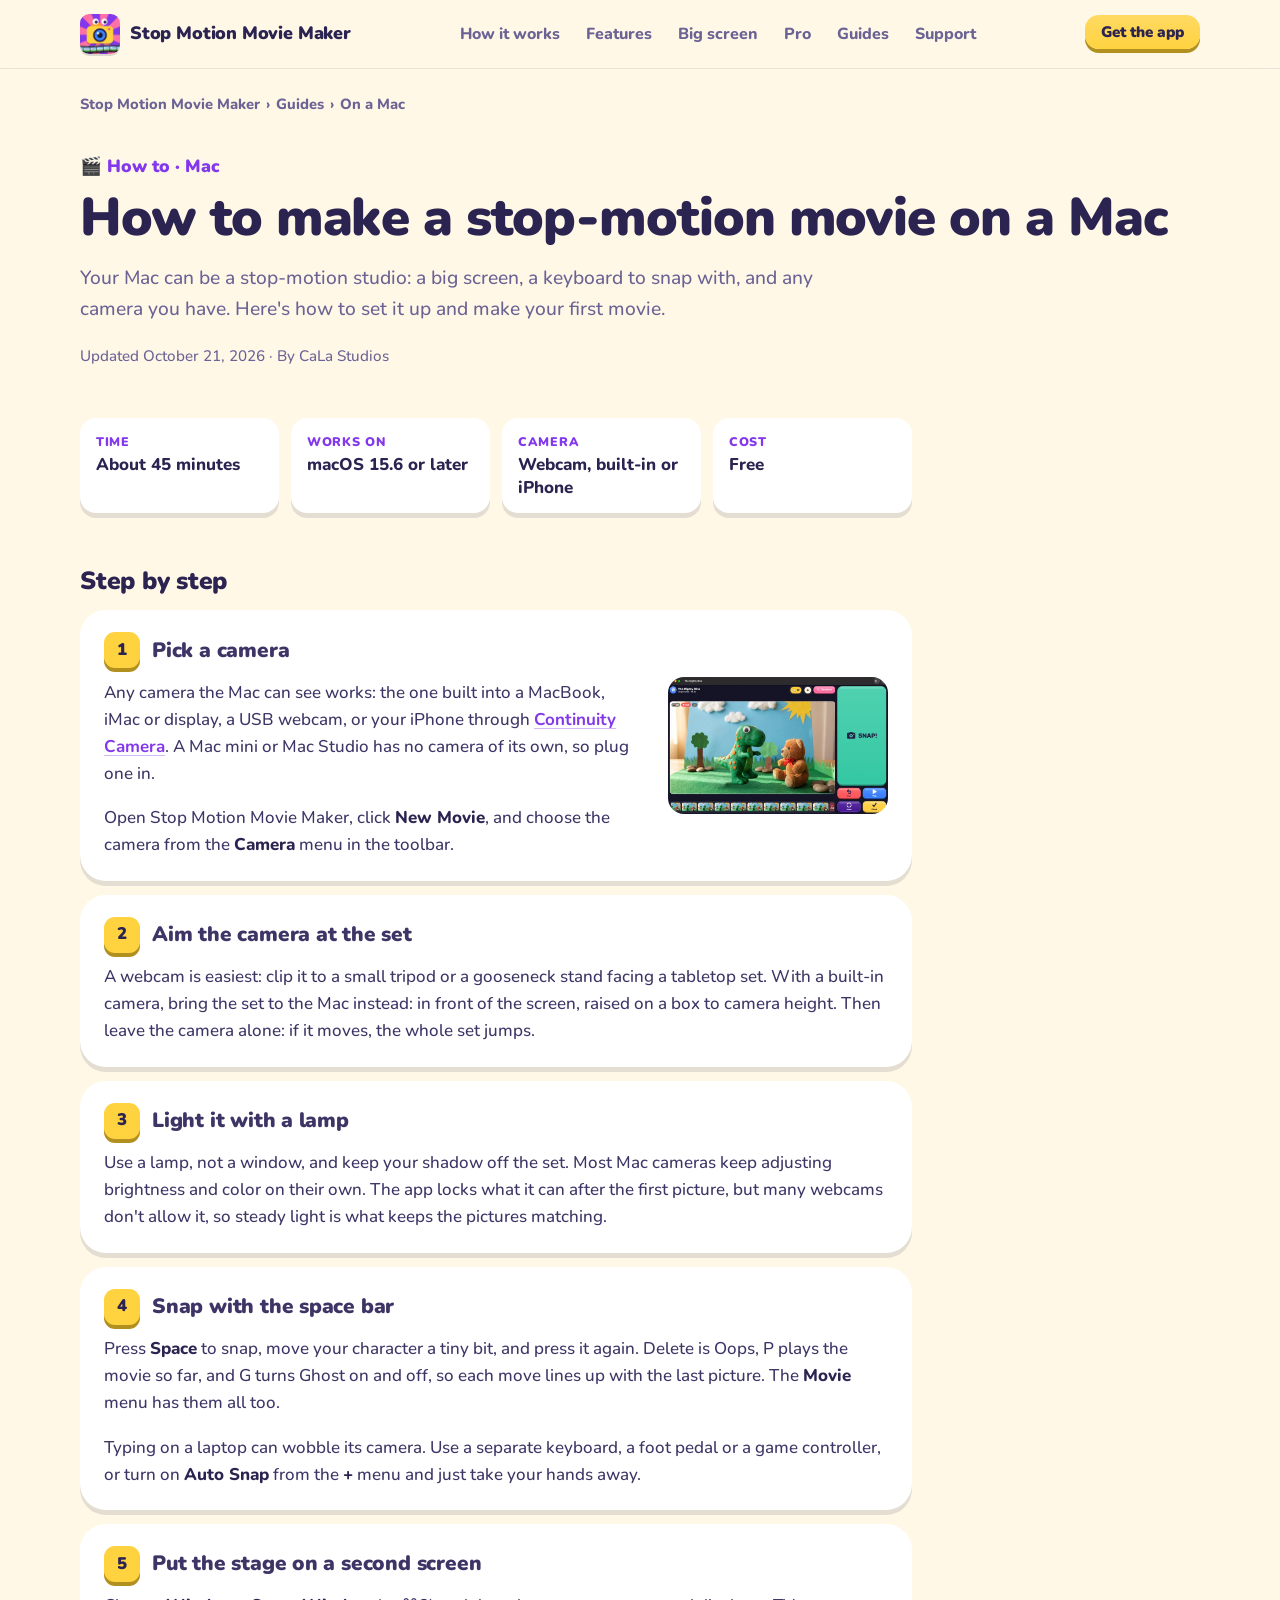
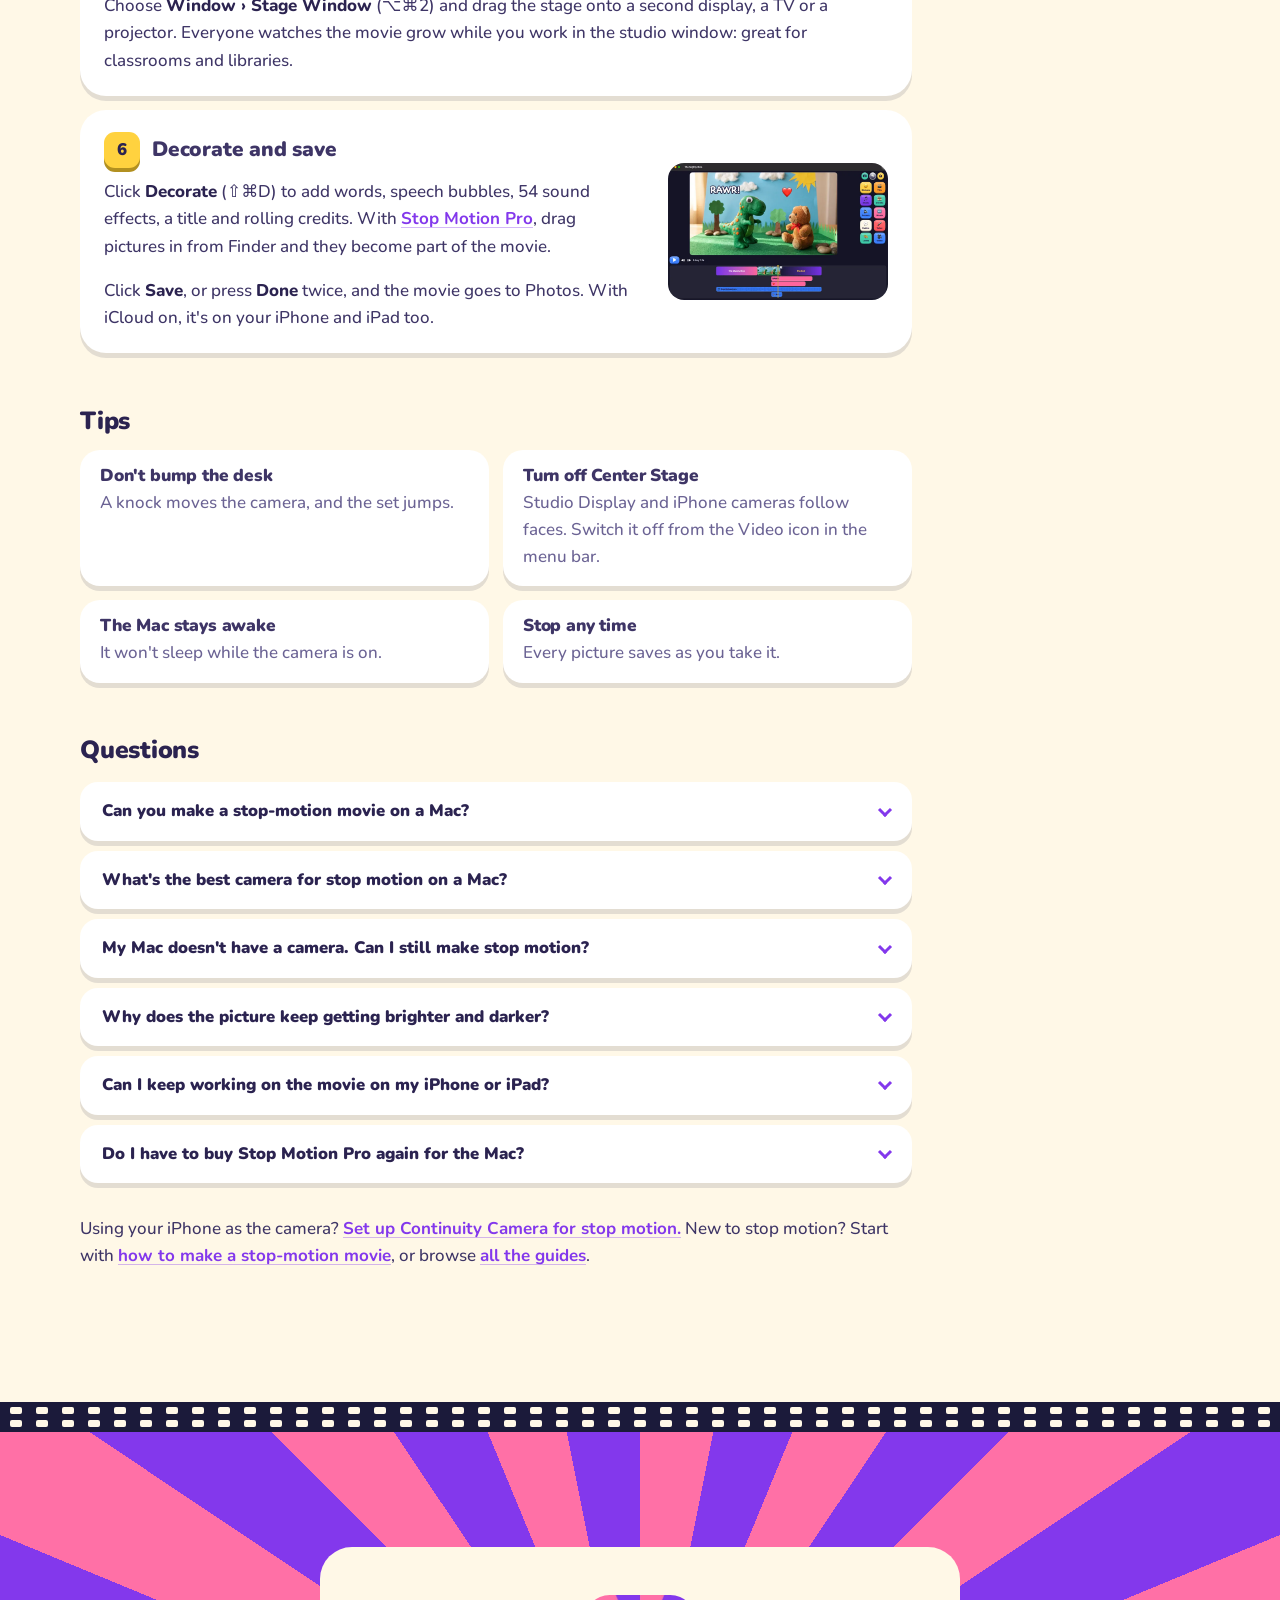
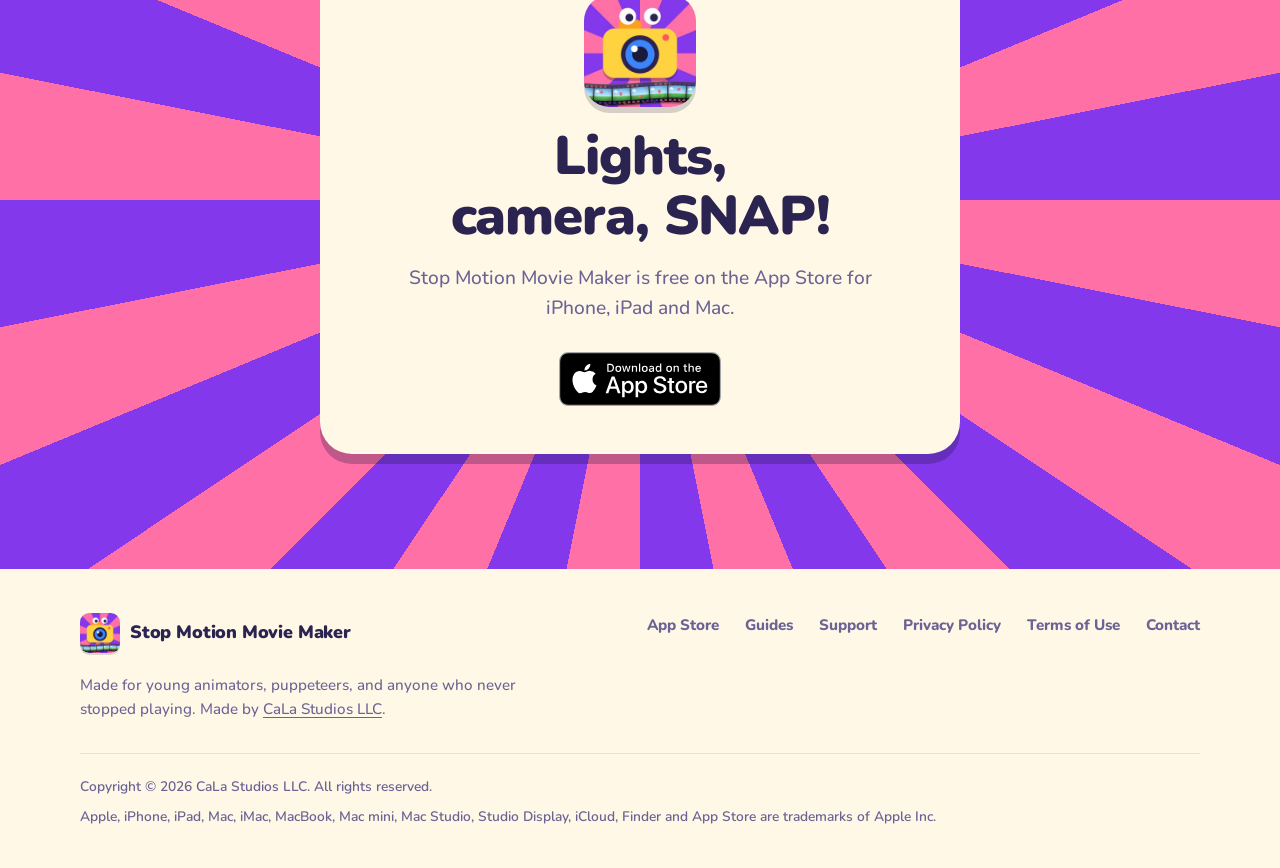
<file: stop-motion-on-mac.html>
<!DOCTYPE html>
<html lang="en">
<head>
  <meta charset="utf-8">
  <meta name="viewport" content="width=device-width, initial-scale=1, viewport-fit=cover">
  <title>How to Make a Stop-Motion Movie on a Mac (Step by Step)</title>
  <meta name="description" content="Make a stop-motion movie on a Mac with a webcam, the built-in camera or your iPhone: aim the camera, light the set, press Space to snap, then decorate.">
  <link rel="canonical" href="https://stopmotionmoviemaker.com/stop-motion-on-mac">
  <meta name="robots" content="max-image-preview:large">
  <meta name="theme-color" content="#fff8e7">
  <meta name="apple-itunes-app" content="app-id=6815898667">

  <meta property="og:type" content="article">
  <meta property="og:site_name" content="Stop Motion Movie Maker">
  <meta property="og:title" content="How to make a stop-motion movie on a Mac">
  <meta property="og:description" content="Any camera you have, a big screen and the space bar to snap. Six steps from a toy and a lamp to a finished movie.">
  <meta property="og:url" content="https://stopmotionmoviemaker.com/stop-motion-on-mac">
  <meta property="og:image" content="https://stopmotionmoviemaker.com/assets/img/og-image.jpg">
  <meta property="og:image:width" content="1200">
  <meta property="og:image:height" content="630">
  <meta property="og:image:alt" content="Stop Motion Movie Maker on two iPhones: the camera screen with a clay dinosaur and a teddy bear, and the editor">
  <meta property="article:published_time" content="2026-10-21">
  <meta property="article:modified_time" content="2026-10-21">
  <meta name="twitter:card" content="summary_large_image">
  <meta name="twitter:title" content="How to make a stop-motion movie on a Mac">
  <meta name="twitter:description" content="Any camera you have, a big screen and the space bar to snap. Six steps from a toy and a lamp to a finished movie.">
  <meta name="twitter:image" content="https://stopmotionmoviemaker.com/assets/img/og-image.jpg">

  <link rel="icon" href="/assets/img/icon-32.png" sizes="32x32" type="image/png">
  <link rel="icon" href="/assets/img/icon-16.png" sizes="16x16" type="image/png">
  <link rel="apple-touch-icon" href="/assets/img/icon-180.png">
  <link rel="manifest" href="/site.webmanifest">
  <link rel="stylesheet" href="/assets/css/site.css?v=20261021b">

  <script type="application/ld+json">
  {
    "@context": "https://schema.org",
    "@graph": [
      {
        "@type": "BreadcrumbList",
        "itemListElement": [
          {
            "@type": "ListItem",
            "position": 1,
            "name": "Stop Motion Movie Maker",
            "item": "https://stopmotionmoviemaker.com/"
          },
          {
            "@type": "ListItem",
            "position": 2,
            "name": "Guides",
            "item": "https://stopmotionmoviemaker.com/guides"
          },
          {
            "@type": "ListItem",
            "position": 3,
            "name": "How to make a stop-motion movie on a Mac",
            "item": "https://stopmotionmoviemaker.com/stop-motion-on-mac"
          }
        ]
      },
      {
        "@type": "Article",
        "@id": "https://stopmotionmoviemaker.com/stop-motion-on-mac#article",
        "headline": "How to make a stop-motion movie on a Mac",
        "description": "Make a stop-motion movie on a Mac with a webcam, the built-in camera or your iPhone: aim the camera, light the set, press Space to snap, then decorate.",
        "image": [
          "https://stopmotionmoviemaker.com/assets/img/mac-capture.webp",
          "https://stopmotionmoviemaker.com/assets/img/mac-editor.webp",
          "https://stopmotionmoviemaker.com/assets/img/og-image.jpg"
        ],
        "datePublished": "2026-10-21",
        "dateModified": "2026-10-21",
        "inLanguage": "en",
        "author": {
          "@type": "Organization",
          "name": "CaLa Studios LLC",
          "url": "https://calastudios.app/"
        },
        "publisher": {
          "@type": "Organization",
          "name": "CaLa Studios LLC",
          "url": "https://calastudios.app/",
          "email": "support@calastudios.app",
          "logo": {
            "@type": "ImageObject",
            "url": "https://stopmotionmoviemaker.com/assets/img/icon-512.png",
            "width": 512,
            "height": 512
          }
        },
        "mainEntityOfPage": "https://stopmotionmoviemaker.com/stop-motion-on-mac"
      },
      {
        "@type": "HowTo",
        "name": "How to make a stop-motion movie on a Mac",
        "description": "Make a stop-motion movie on a Mac with the free Stop Motion Movie Maker app and a webcam, the Mac's own camera or an iPhone through Continuity Camera.",
        "image": "https://stopmotionmoviemaker.com/assets/img/mac-capture.webp",
        "totalTime": "PT45M",
        "estimatedCost": {
          "@type": "MonetaryAmount",
          "currency": "USD",
          "value": "0"
        },
        "supply": [
          {
            "@type": "HowToSupply",
            "name": "A toy, puppet, building-brick figure or some modeling clay"
          },
          {
            "@type": "HowToSupply",
            "name": "A tabletop or shoebox for the stage"
          }
        ],
        "tool": [
          {
            "@type": "HowToTool",
            "name": "A Mac with macOS 15.6 or later"
          },
          {
            "@type": "HowToTool",
            "name": "A camera: built in, a USB webcam, or an iPhone with Continuity Camera"
          },
          {
            "@type": "HowToTool",
            "name": "Stop Motion Movie Maker (free on the App Store)"
          },
          {
            "@type": "HowToTool",
            "name": "A desk lamp"
          }
        ],
        "step": [
          {
            "@type": "HowToStep",
            "position": 1,
            "name": "Pick a camera",
            "text": "Any camera the Mac can see works: the one built into a MacBook, iMac or display, a USB webcam, or your iPhone through Continuity Camera. A Mac mini or Mac Studio has no camera of its own, so plug one in. Open Stop Motion Movie Maker, click New Movie, and choose the camera from the Camera menu in the toolbar.",
            "url": "https://stopmotionmoviemaker.com/stop-motion-on-mac#step-1",
            "image": "https://stopmotionmoviemaker.com/assets/img/mac-capture.webp"
          },
          {
            "@type": "HowToStep",
            "position": 2,
            "name": "Aim the camera at the set",
            "text": "A webcam is easiest: clip it to a small tripod or a gooseneck stand facing a tabletop set. With a built-in camera, bring the set to the Mac instead: in front of the screen, raised on a box to camera height. Then leave the camera alone: if it moves, the whole set jumps.",
            "url": "https://stopmotionmoviemaker.com/stop-motion-on-mac#step-2"
          },
          {
            "@type": "HowToStep",
            "position": 3,
            "name": "Light it with a lamp",
            "text": "Use a lamp, not a window, and keep your shadow off the set. Most Mac cameras keep adjusting brightness and color on their own. The app locks what it can after the first picture, but many webcams don't allow it, so steady light is what keeps the pictures matching.",
            "url": "https://stopmotionmoviemaker.com/stop-motion-on-mac#step-3"
          },
          {
            "@type": "HowToStep",
            "position": 4,
            "name": "Snap with the space bar",
            "text": "Press Space to snap, move your character a tiny bit, and press it again. Delete is Oops, P plays the movie so far, and G turns Ghost on and off, so each move lines up with the last picture. The Movie menu has them all too. Typing on a laptop can wobble its camera. Use a separate keyboard, a foot pedal or a game controller, or turn on Auto Snap from the + menu and just take your hands away.",
            "url": "https://stopmotionmoviemaker.com/stop-motion-on-mac#step-4"
          },
          {
            "@type": "HowToStep",
            "position": 5,
            "name": "Put the stage on a second screen",
            "text": "Choose Window › Stage Window (⌥⌘2) and drag the stage onto a second display, a TV or a projector. Everyone watches the movie grow while you work in the studio window: great for classrooms and libraries.",
            "url": "https://stopmotionmoviemaker.com/stop-motion-on-mac#step-5"
          },
          {
            "@type": "HowToStep",
            "position": 6,
            "name": "Decorate and save",
            "text": "Click Decorate (⇧⌘D) to add words, speech bubbles, 54 sound effects, a title and rolling credits. With Stop Motion Pro, drag pictures in from Finder and they become part of the movie. Click Save, or press Done twice, and the movie goes to Photos. With iCloud on, it's on your iPhone and iPad too.",
            "url": "https://stopmotionmoviemaker.com/stop-motion-on-mac#step-6",
            "image": "https://stopmotionmoviemaker.com/assets/img/mac-editor.webp"
          }
        ]
      },
      {
        "@type": "FAQPage",
        "mainEntity": [
          {
            "@type": "Question",
            "name": "Can you make a stop-motion movie on a Mac?",
            "acceptedAnswer": {
              "@type": "Answer",
              "text": "Yes. Stop Motion Movie Maker runs on macOS 15.6 or later and works with the Mac's own camera, a USB webcam, or an iPhone through Continuity Camera."
            }
          },
          {
            "@type": "Question",
            "name": "What's the best camera for stop motion on a Mac?",
            "acceptedAnswer": {
              "@type": "Answer",
              "text": "An iPhone through Continuity Camera gives the sharpest picture. A USB webcam on a small tripod is the easiest to aim at a tabletop set."
            }
          },
          {
            "@type": "Question",
            "name": "My Mac doesn't have a camera. Can I still make stop motion?",
            "acceptedAnswer": {
              "@type": "Answer",
              "text": "Yes. Plug in a USB webcam, or use your iPhone as the camera with Continuity Camera."
            }
          },
          {
            "@type": "Question",
            "name": "Why does the picture keep getting brighter and darker?",
            "acceptedAnswer": {
              "@type": "Answer",
              "text": "The camera is adjusting itself to changing light. Use a lamp instead of a window, keep shadows off the set, and turn off video effects like Studio Light from the Video icon in the menu bar."
            }
          },
          {
            "@type": "Question",
            "name": "Can I keep working on the movie on my iPhone or iPad?",
            "acceptedAnswer": {
              "@type": "Answer",
              "text": "Yes. With iCloud on, your movies show up on every iPhone, iPad and Mac signed in to the same Apple Account."
            }
          },
          {
            "@type": "Question",
            "name": "Do I have to buy Stop Motion Pro again for the Mac?",
            "acceptedAnswer": {
              "@type": "Answer",
              "text": "No. Stop Motion Pro is a one-time purchase that works on your Mac, iPhone and iPad. Use Restore Purchase on the others."
            }
          }
        ]
      }
    ]
  }
  </script>
</head>
<body>
  <a class="skip-link" href="#main">Skip to content</a>

  <header class="site-header">
    <div class="container nav">
      <a class="nav-brand logo" href="/" aria-label="Stop Motion Movie Maker home"><img class="logo-icon" src="/assets/img/icon-180.png" alt="Stop Motion Movie Maker app icon" width="40" height="40"><span class="logo-name">Stop Motion Movie Maker</span></a>
      <ul class="nav-links" id="nav-links">
        <li><a href="/#how">How it works</a></li>
        <li><a href="/#features">Features</a></li>
        <li><a href="/#station">Big screen</a></li>
        <li><a href="/#pro">Pro</a></li>
        <li><a href="/guides">Guides</a></li>
        <li><a href="/support">Support</a></li>
      </ul>
      <div class="nav-cta">
        <a class="btn btn-sm" href="https://apps.apple.com/us/app/stop-motion-movie-maker/id6815898667">Get the app</a>
        <button class="nav-toggle" type="button" aria-controls="nav-links" aria-expanded="false" aria-label="Menu"><span></span></button>
      </div>
    </div>
  </header>

  <main id="main">
    <article class="container guide">
      <nav class="breadcrumbs" aria-label="Breadcrumb">
        <ol>
          <li><a href="/">Stop Motion Movie Maker</a></li>
          <li><a href="/guides">Guides</a></li>
          <li aria-current="page">On a Mac</li>
        </ol>
      </nav>

      <header class="doc-hero">
        <span class="eyebrow">🎬 How to · Mac</span>
        <h1>How to make a stop-motion movie on a Mac</h1>
        <p class="lede">Your Mac can be a stop-motion studio: a big screen, a keyboard to snap with, and any camera you have. Here's how to set it up and make your first movie.</p>
        <p class="doc-meta">Updated <time datetime="2026-10-21">October 21, 2026</time> · By CaLa Studios</p>
      </header>

      <dl class="guide-glance">
        <div><dt>Time</dt><dd>About 45 minutes</dd></div>
        <div><dt>Works on</dt><dd>macOS 15.6 or later</dd></div>
        <div><dt>Camera</dt><dd>Webcam, built-in or iPhone</dd></div>
        <div><dt>Cost</dt><dd>Free</dd></div>
      </dl>

      <div class="doc">
        <h2 id="steps">Step by step</h2>
        <ol class="guide-steps">
          <li class="guide-step" id="step-1">
            <div>
              <h3>Pick a camera</h3>
              <p>Any camera the Mac can see works: the one built into a MacBook, iMac or display, a USB webcam, or your iPhone through <a href="/stop-motion-with-continuity-camera">Continuity Camera</a>. A Mac mini or Mac Studio has no camera of its own, so plug one in.</p>
              <p>Open Stop Motion Movie Maker, click <strong>New Movie</strong>, and choose the camera from the <strong>Camera</strong> menu in the toolbar.</p>
            </div>
            <figure class="guide-figure">
              <img src="/assets/img/mac-capture.webp" alt="The Stop Motion Movie Maker camera screen on a Mac: the clay dinosaur and teddy bear stage, the last pictures along the bottom, and big SNAP, Oops, Play, Ghost and Done buttons" width="800" height="500" loading="lazy" decoding="async">
            </figure>
          </li>

          <li class="guide-step" id="step-2">
            <div>
              <h3>Aim the camera at the set</h3>
              <p>A webcam is easiest: clip it to a small tripod or a gooseneck stand facing a tabletop set. With a built-in camera, bring the set to the Mac instead: in front of the screen, raised on a box to camera height. Then leave the camera alone: if it moves, the whole set jumps.</p>
            </div>
          </li>

          <li class="guide-step" id="step-3">
            <div>
              <h3>Light it with a lamp</h3>
              <p>Use a lamp, not a window, and keep your shadow off the set. Most Mac cameras keep adjusting brightness and color on their own. The app locks what it can after the first picture, but many webcams don't allow it, so steady light is what keeps the pictures matching.</p>
            </div>
          </li>

          <li class="guide-step" id="step-4">
            <div>
              <h3>Snap with the space bar</h3>
              <p>Press <strong>Space</strong> to snap, move your character a tiny bit, and press it again. Delete is Oops, P plays the movie so far, and G turns Ghost on and off, so each move lines up with the last picture. The <strong>Movie</strong> menu has them all too.</p>
              <p>Typing on a laptop can wobble its camera. Use a separate keyboard, a foot pedal or a game controller, or turn on <strong>Auto Snap</strong> from the <strong>+</strong> menu and just take your hands away.</p>
            </div>
          </li>

          <li class="guide-step" id="step-5">
            <div>
              <h3>Put the stage on a second screen</h3>
              <p>Choose <strong>Window › Stage Window</strong> (⌥⌘2) and drag the stage onto a second display, a TV or a projector. Everyone watches the movie grow while you work in the studio window: great for classrooms and libraries.</p>
            </div>
          </li>

          <li class="guide-step" id="step-6">
            <div>
              <h3>Decorate and save</h3>
              <p>Click <strong>Decorate</strong> (⇧⌘D) to add words, speech bubbles, 54 sound effects, a title and rolling credits. With <a href="/#pro">Stop Motion Pro</a>, drag pictures in from Finder and they become part of the movie.</p>
              <p>Click <strong>Save</strong>, or press <strong>Done</strong> twice, and the movie goes to Photos. With iCloud on, it's on your iPhone and iPad too.</p>
            </div>
            <figure class="guide-figure">
              <img src="/assets/img/mac-editor.webp" alt="The Stop Motion Movie Maker editor on a Mac: “RAWR!” and a heart over the dinosaur scene, with the timeline below and the Decorate buttons down the side" width="800" height="500" loading="lazy" decoding="async">
            </figure>
          </li>
        </ol>

        <h2 id="tips">Tips</h2>
        <ul class="guide-cards">
          <li><h3>Don't bump the desk</h3><p>A knock moves the camera, and the set jumps.</p></li>
          <li><h3>Turn off Center Stage</h3><p>Studio Display and iPhone cameras follow faces. Switch it off from the Video icon in the menu bar.</p></li>
          <li><h3>The Mac stays awake</h3><p>It won't sleep while the camera is on.</p></li>
          <li><h3>Stop any time</h3><p>Every picture saves as you take it.</p></li>
        </ul>

        <h2 id="faq">Questions</h2>
        <div class="faq">
          <details>
            <summary>Can you make a stop-motion movie on a Mac?</summary>
            <div class="answer"><p>Yes. Stop Motion Movie Maker runs on macOS 15.6 or later and works with the Mac's own camera, a USB webcam, or an iPhone through Continuity Camera.</p></div>
          </details>
          <details>
            <summary>What's the best camera for stop motion on a Mac?</summary>
            <div class="answer"><p>An iPhone through Continuity Camera gives the sharpest picture. A USB webcam on a small tripod is the easiest to aim at a tabletop set.</p></div>
          </details>
          <details>
            <summary>My Mac doesn't have a camera. Can I still make stop motion?</summary>
            <div class="answer"><p>Yes. Plug in a USB webcam, or use your iPhone as the camera with <a href="/stop-motion-with-continuity-camera">Continuity Camera</a>.</p></div>
          </details>
          <details>
            <summary>Why does the picture keep getting brighter and darker?</summary>
            <div class="answer"><p>The camera is adjusting itself to changing light. Use a lamp instead of a window, keep shadows off the set, and turn off video effects like Studio Light from the Video icon in the menu bar.</p></div>
          </details>
          <details>
            <summary>Can I keep working on the movie on my iPhone or iPad?</summary>
            <div class="answer"><p>Yes. With iCloud on, your movies show up on every iPhone, iPad and Mac signed in to the same Apple Account.</p></div>
          </details>
          <details>
            <summary>Do I have to buy Stop Motion Pro again for the Mac?</summary>
            <div class="answer"><p>No. Stop Motion Pro is a one-time purchase that works on your Mac, iPhone and iPad. Use Restore Purchase on the others.</p></div>
          </details>
        </div>

        <p class="guide-more">Using your iPhone as the camera? <a href="/stop-motion-with-continuity-camera">Set up Continuity Camera for stop motion.</a> New to stop motion? Start with <a href="/how-to-make-a-stop-motion-movie">how to make a stop-motion movie</a>, or browse <a href="/guides">all the guides</a>.</p>
      </div>
    </article>

    <!-- ============ CTA ============ -->
    <div class="filmstrip" aria-hidden="true"></div>
    <section class="section cta" id="download">
      <div class="container">
        <div class="cta-card">
          <img class="cta-icon" src="/assets/img/icon-256.webp" alt="Stop Motion Movie Maker app icon" width="112" height="112" loading="lazy" aria-hidden="true">
          <h2 class="title">Lights, camera, SNAP!</h2>
          <p class="lede">Stop Motion Movie Maker is free on the App Store for iPhone, iPad and Mac.</p>
          <div class="cta-actions">
            <a class="badge-link" href="https://apps.apple.com/us/app/stop-motion-movie-maker/id6815898667">
              <img src="/assets/img/app-store-badge.svg" alt="Download on the App Store" width="162" height="54">
            </a>
          </div>
        </div>
      </div>
    </section>
  </main>

  <footer class="site-footer">
    <div class="container">
      <div class="footer-grid">
        <div class="footer-brand">
          <a class="logo" href="/" aria-label="Stop Motion Movie Maker home"><img class="logo-icon" src="/assets/img/icon-180.png" alt="Stop Motion Movie Maker app icon" width="40" height="40"><span class="logo-name">Stop Motion Movie Maker</span></a>
          <p>Made for young animators, puppeteers, and anyone who never stopped playing. Made by <a href="https://calastudios.app/">CaLa Studios LLC</a>.</p>
        </div>
        <ul class="footer-links">
          <li><a href="https://apps.apple.com/us/app/stop-motion-movie-maker/id6815898667">App Store</a></li>
          <li><a href="/guides">Guides</a></li>
          <li><a href="/support">Support</a></li>
          <li><a href="/privacy">Privacy Policy</a></li>
          <li><a href="https://www.apple.com/legal/internet-services/itunes/dev/stdeula/">Terms of Use</a></li>
          <li><a href="mailto:support@calastudios.app">Contact</a></li>
        </ul>
      </div>
      <div class="footer-meta">
        <span>Copyright © <span data-year>2026</span> CaLa Studios LLC. All rights reserved.</span>
        <span>Apple, iPhone, iPad, Mac, iMac, MacBook, Mac mini, Mac Studio, Studio Display, iCloud, Finder and App Store are trademarks of Apple Inc.</span>
      </div>
    </div>
  </footer>

  <script src="/assets/js/site.js" defer></script>
</body>
</html>
</file>
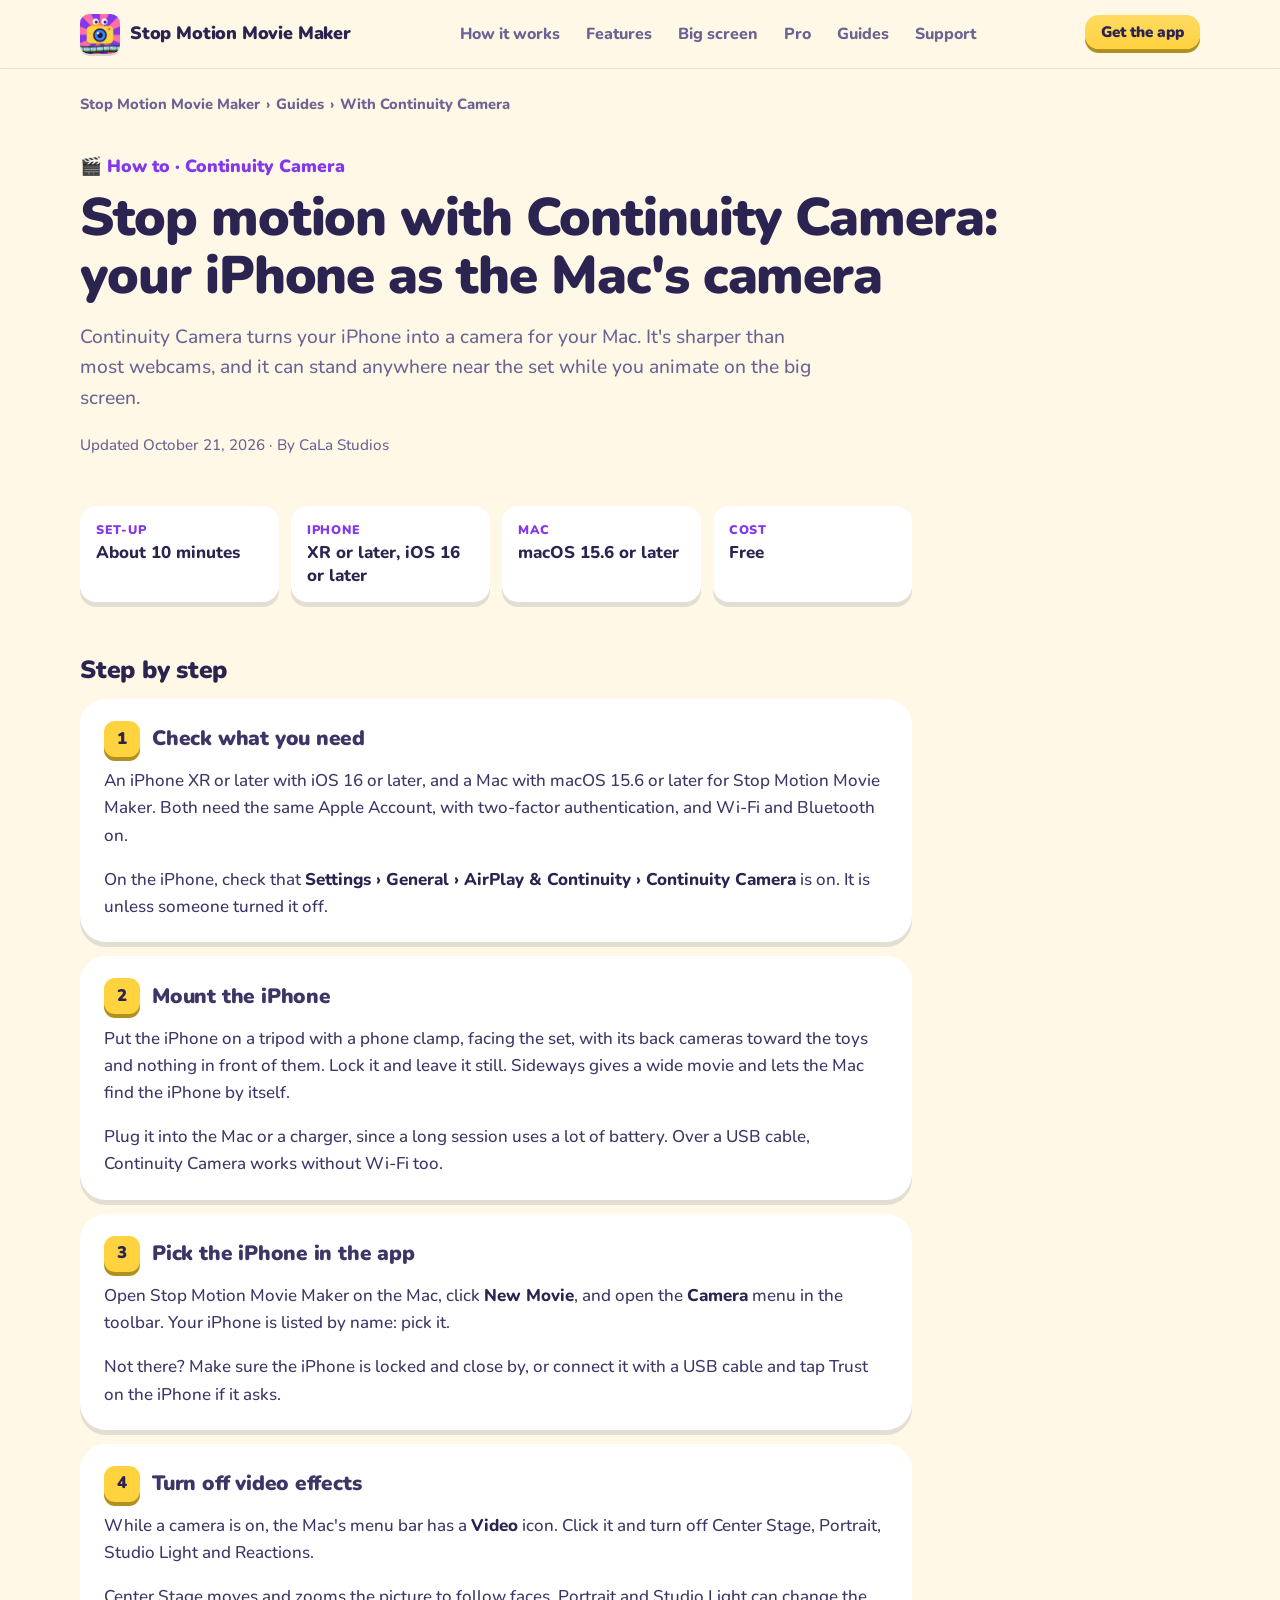
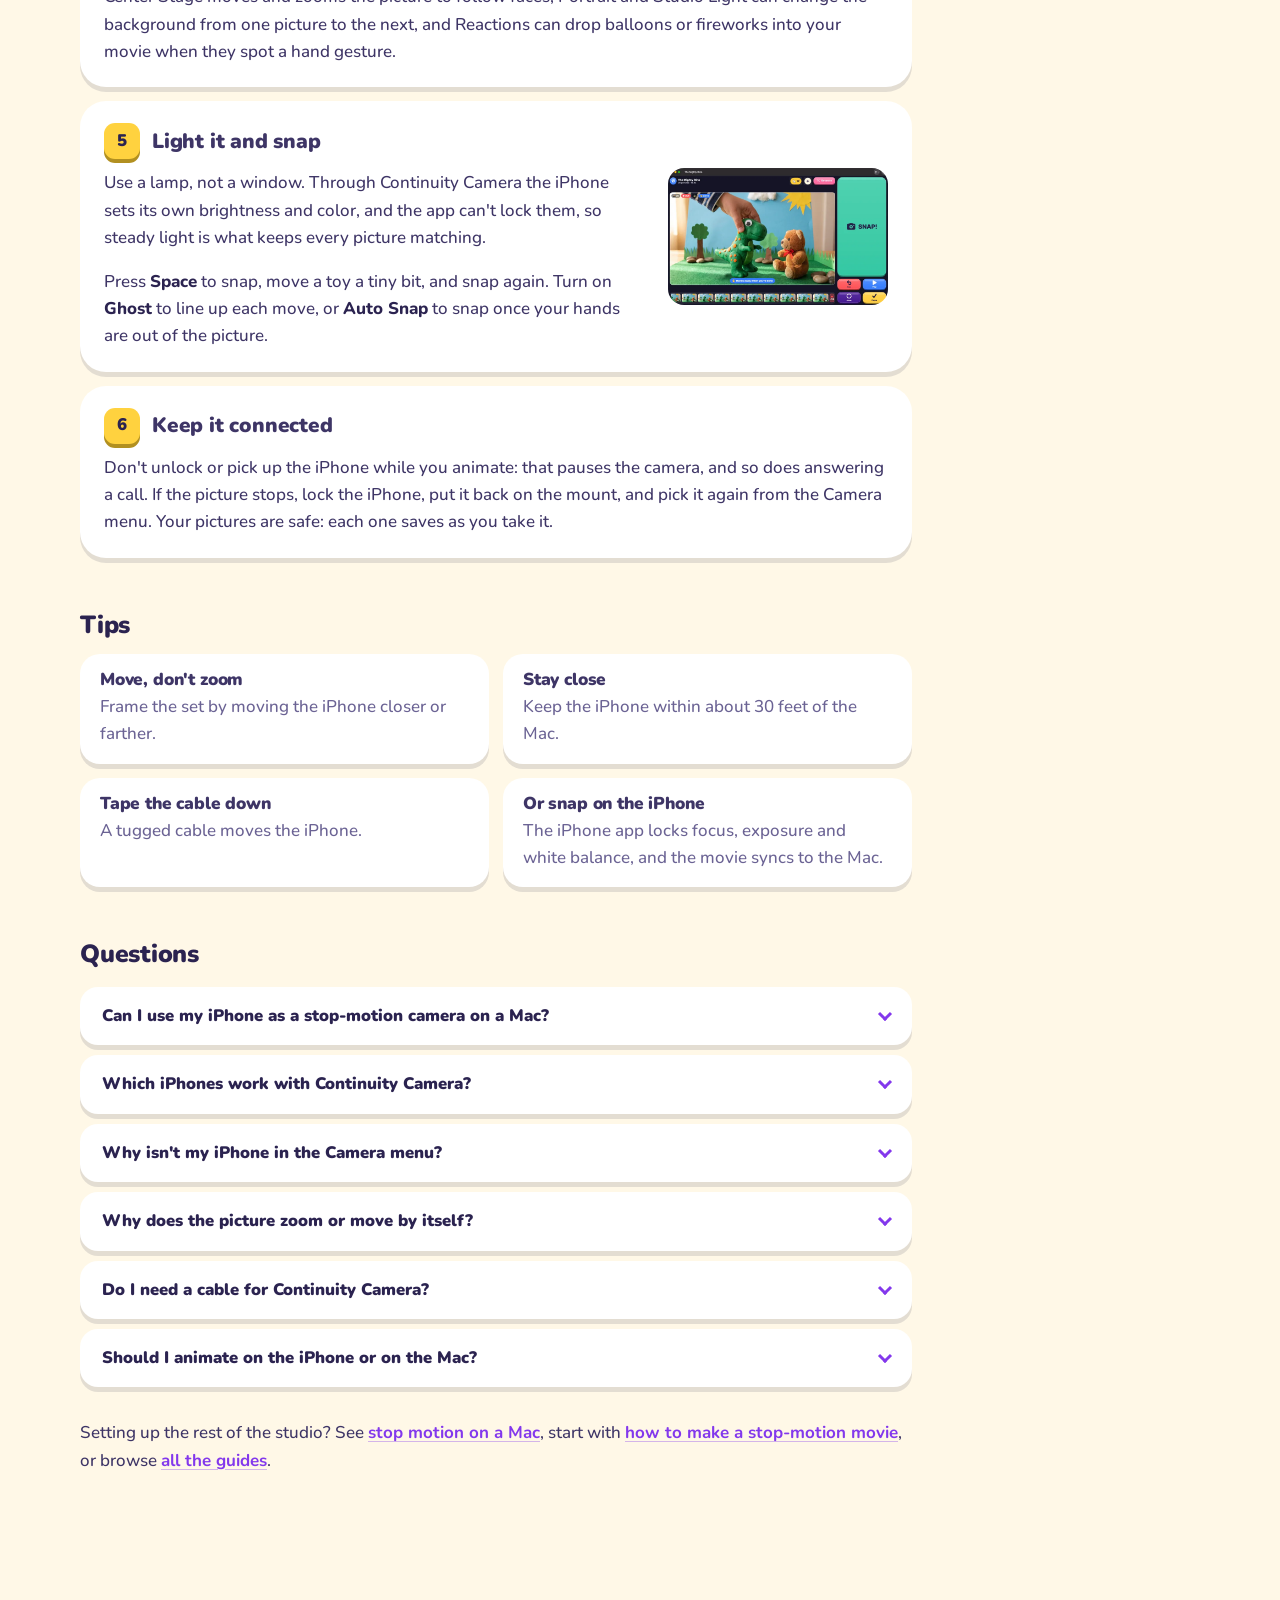
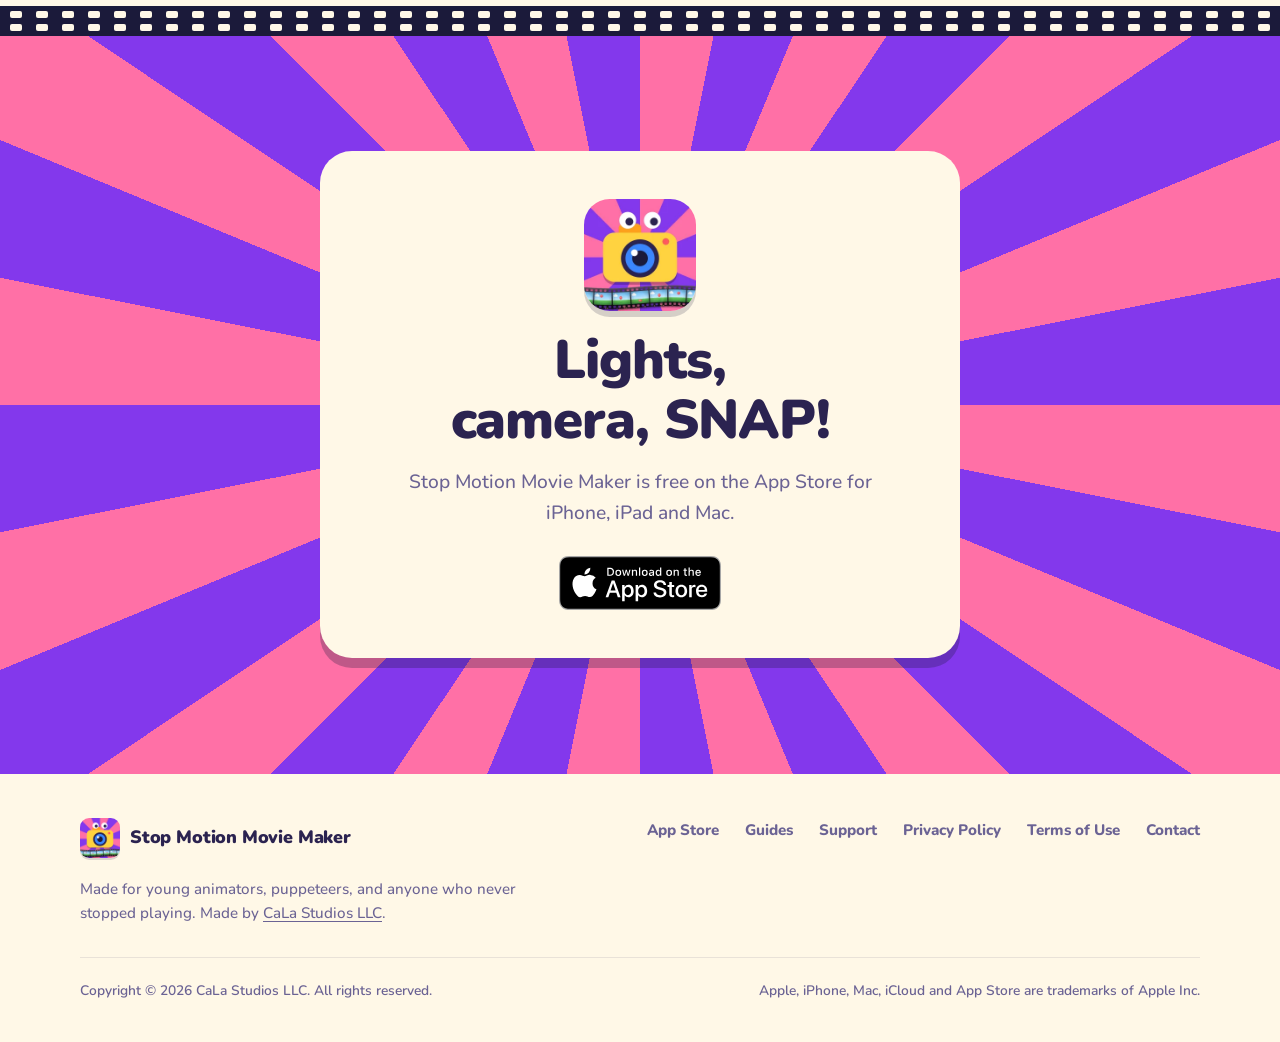
<file: stop-motion-with-continuity-camera.html>
<!DOCTYPE html>
<html lang="en">
<head>
  <meta charset="utf-8">
  <meta name="viewport" content="width=device-width, initial-scale=1, viewport-fit=cover">
  <title>Stop Motion with Continuity Camera: Use Your iPhone on a Mac</title>
  <meta name="description" content="Use your iPhone as the stop-motion camera for your Mac with Continuity Camera: what you need, how to mount it, which effects to turn off and how to snap.">
  <link rel="canonical" href="https://stopmotionmoviemaker.com/stop-motion-with-continuity-camera">
  <meta name="robots" content="max-image-preview:large">
  <meta name="theme-color" content="#fff8e7">
  <meta name="apple-itunes-app" content="app-id=6815898667">

  <meta property="og:type" content="article">
  <meta property="og:site_name" content="Stop Motion Movie Maker">
  <meta property="og:title" content="Stop motion with Continuity Camera: your iPhone as the Mac's camera">
  <meta property="og:description" content="A sharp camera that stands anywhere near the set, and the Mac's big screen to animate on. Set it up in ten minutes.">
  <meta property="og:url" content="https://stopmotionmoviemaker.com/stop-motion-with-continuity-camera">
  <meta property="og:image" content="https://stopmotionmoviemaker.com/assets/img/og-image.jpg">
  <meta property="og:image:width" content="1200">
  <meta property="og:image:height" content="630">
  <meta property="og:image:alt" content="Stop Motion Movie Maker on two iPhones: the camera screen with a clay dinosaur and a teddy bear, and the editor">
  <meta property="article:published_time" content="2026-10-21">
  <meta property="article:modified_time" content="2026-10-21">
  <meta name="twitter:card" content="summary_large_image">
  <meta name="twitter:title" content="Stop motion with Continuity Camera: your iPhone as the Mac's camera">
  <meta name="twitter:description" content="A sharp camera that stands anywhere near the set, and the Mac's big screen to animate on. Set it up in ten minutes.">
  <meta name="twitter:image" content="https://stopmotionmoviemaker.com/assets/img/og-image.jpg">

  <link rel="icon" href="/assets/img/icon-32.png" sizes="32x32" type="image/png">
  <link rel="icon" href="/assets/img/icon-16.png" sizes="16x16" type="image/png">
  <link rel="apple-touch-icon" href="/assets/img/icon-180.png">
  <link rel="manifest" href="/site.webmanifest">
  <link rel="stylesheet" href="/assets/css/site.css?v=20261021b">

  <script type="application/ld+json">
  {
    "@context": "https://schema.org",
    "@graph": [
      {
        "@type": "BreadcrumbList",
        "itemListElement": [
          {
            "@type": "ListItem",
            "position": 1,
            "name": "Stop Motion Movie Maker",
            "item": "https://stopmotionmoviemaker.com/"
          },
          {
            "@type": "ListItem",
            "position": 2,
            "name": "Guides",
            "item": "https://stopmotionmoviemaker.com/guides"
          },
          {
            "@type": "ListItem",
            "position": 3,
            "name": "Stop motion with Continuity Camera: your iPhone as the Mac's camera",
            "item": "https://stopmotionmoviemaker.com/stop-motion-with-continuity-camera"
          }
        ]
      },
      {
        "@type": "Article",
        "@id": "https://stopmotionmoviemaker.com/stop-motion-with-continuity-camera#article",
        "headline": "Stop motion with Continuity Camera: your iPhone as the Mac's camera",
        "description": "Use your iPhone as the stop-motion camera for your Mac with Continuity Camera: what you need, how to mount it, which effects to turn off and how to snap.",
        "image": [
          "https://stopmotionmoviemaker.com/assets/img/mac-autosnap.webp",
          "https://stopmotionmoviemaker.com/assets/img/og-image.jpg"
        ],
        "datePublished": "2026-10-21",
        "dateModified": "2026-10-21",
        "inLanguage": "en",
        "author": {
          "@type": "Organization",
          "name": "CaLa Studios LLC",
          "url": "https://calastudios.app/"
        },
        "publisher": {
          "@type": "Organization",
          "name": "CaLa Studios LLC",
          "url": "https://calastudios.app/",
          "email": "support@calastudios.app",
          "logo": {
            "@type": "ImageObject",
            "url": "https://stopmotionmoviemaker.com/assets/img/icon-512.png",
            "width": 512,
            "height": 512
          }
        },
        "mainEntityOfPage": "https://stopmotionmoviemaker.com/stop-motion-with-continuity-camera"
      },
      {
        "@type": "HowTo",
        "name": "Stop motion with Continuity Camera: your iPhone as the Mac's camera",
        "description": "Use an iPhone as the camera for Stop Motion Movie Maker on a Mac with Continuity Camera: mount the iPhone, pick it in the app, turn off video effects and snap.",
        "image": "https://stopmotionmoviemaker.com/assets/img/mac-autosnap.webp",
        "totalTime": "PT10M",
        "estimatedCost": {
          "@type": "MonetaryAmount",
          "currency": "USD",
          "value": "0"
        },
        "supply": [
          {
            "@type": "HowToSupply",
            "name": "A toy, puppet, building-brick figure or some modeling clay"
          },
          {
            "@type": "HowToSupply",
            "name": "A tabletop set"
          }
        ],
        "tool": [
          {
            "@type": "HowToTool",
            "name": "An iPhone XR or later with iOS 16 or later"
          },
          {
            "@type": "HowToTool",
            "name": "A Mac with macOS 15.6 or later"
          },
          {
            "@type": "HowToTool",
            "name": "Stop Motion Movie Maker (free on the App Store)"
          },
          {
            "@type": "HowToTool",
            "name": "A tripod with a phone clamp"
          },
          {
            "@type": "HowToTool",
            "name": "A desk lamp"
          }
        ],
        "step": [
          {
            "@type": "HowToStep",
            "position": 1,
            "name": "Check what you need",
            "text": "An iPhone XR or later with iOS 16 or later, and a Mac with macOS 15.6 or later for Stop Motion Movie Maker. Both need the same Apple Account, with two-factor authentication, and Wi-Fi and Bluetooth on. On the iPhone, check that Settings › General › AirPlay & Continuity › Continuity Camera is on. It is unless someone turned it off.",
            "url": "https://stopmotionmoviemaker.com/stop-motion-with-continuity-camera#step-1"
          },
          {
            "@type": "HowToStep",
            "position": 2,
            "name": "Mount the iPhone",
            "text": "Put the iPhone on a tripod with a phone clamp, facing the set, with its back cameras toward the toys and nothing in front of them. Lock it and leave it still. Sideways gives a wide movie and lets the Mac find the iPhone by itself. Plug it into the Mac or a charger, since a long session uses a lot of battery. Over a USB cable, Continuity Camera works without Wi-Fi too.",
            "url": "https://stopmotionmoviemaker.com/stop-motion-with-continuity-camera#step-2"
          },
          {
            "@type": "HowToStep",
            "position": 3,
            "name": "Pick the iPhone in the app",
            "text": "Open Stop Motion Movie Maker on the Mac, click New Movie, and open the Camera menu in the toolbar. Your iPhone is listed by name: pick it. Not there? Make sure the iPhone is locked and close by, or connect it with a USB cable and tap Trust on the iPhone if it asks.",
            "url": "https://stopmotionmoviemaker.com/stop-motion-with-continuity-camera#step-3"
          },
          {
            "@type": "HowToStep",
            "position": 4,
            "name": "Turn off video effects",
            "text": "While a camera is on, the Mac's menu bar has a Video icon. Click it and turn off Center Stage, Portrait, Studio Light and Reactions. Center Stage moves and zooms the picture to follow faces, Portrait and Studio Light can change the background from one picture to the next, and Reactions can drop balloons or fireworks into your movie when they spot a hand gesture.",
            "url": "https://stopmotionmoviemaker.com/stop-motion-with-continuity-camera#step-4"
          },
          {
            "@type": "HowToStep",
            "position": 5,
            "name": "Light it and snap",
            "text": "Use a lamp, not a window. Through Continuity Camera the iPhone sets its own brightness and color, and the app can't lock them, so steady light is what keeps every picture matching. Press Space to snap, move a toy a tiny bit, and snap again. Turn on Ghost to line up each move, or Auto Snap to snap once your hands are out of the picture.",
            "url": "https://stopmotionmoviemaker.com/stop-motion-with-continuity-camera#step-5",
            "image": "https://stopmotionmoviemaker.com/assets/img/mac-autosnap.webp"
          },
          {
            "@type": "HowToStep",
            "position": 6,
            "name": "Keep it connected",
            "text": "Don't unlock or pick up the iPhone while you animate: that pauses the camera, and so does answering a call. If the picture stops, lock the iPhone, put it back on the mount, and pick it again from the Camera menu. Your pictures are safe: each one saves as you take it.",
            "url": "https://stopmotionmoviemaker.com/stop-motion-with-continuity-camera#step-6"
          }
        ]
      },
      {
        "@type": "FAQPage",
        "mainEntity": [
          {
            "@type": "Question",
            "name": "Can I use my iPhone as a stop-motion camera on a Mac?",
            "acceptedAnswer": {
              "@type": "Answer",
              "text": "Yes. With Continuity Camera, Stop Motion Movie Maker on the Mac takes its pictures with your iPhone's camera, wirelessly or over a USB cable."
            }
          },
          {
            "@type": "Question",
            "name": "Which iPhones work with Continuity Camera?",
            "acceptedAnswer": {
              "@type": "Answer",
              "text": "iPhone XR or later with iOS 16 or later. The Mac needs macOS 15.6 or later for Stop Motion Movie Maker."
            }
          },
          {
            "@type": "Question",
            "name": "Why isn't my iPhone in the Camera menu?",
            "acceptedAnswer": {
              "@type": "Answer",
              "text": "Lock the iPhone and keep it near the Mac, with Wi-Fi and Bluetooth on and the same Apple Account on both. Check that Continuity Camera is on in the iPhone's Settings, or connect it with a USB cable."
            }
          },
          {
            "@type": "Question",
            "name": "Why does the picture zoom or move by itself?",
            "acceptedAnswer": {
              "@type": "Answer",
              "text": "That's Center Stage following faces. Turn it off from the Video icon in the Mac's menu bar."
            }
          },
          {
            "@type": "Question",
            "name": "Do I need a cable for Continuity Camera?",
            "acceptedAnswer": {
              "@type": "Answer",
              "text": "No. It works wirelessly. A USB cable keeps the iPhone charged and works without Wi-Fi."
            }
          },
          {
            "@type": "Question",
            "name": "Should I animate on the iPhone or on the Mac?",
            "acceptedAnswer": {
              "@type": "Answer",
              "text": "Either. On the iPhone, the app locks focus, exposure and white balance itself. On the Mac, you get the big screen and the keyboard. With iCloud on, the same movies are on both."
            }
          }
        ]
      }
    ]
  }
  </script>
</head>
<body>
  <a class="skip-link" href="#main">Skip to content</a>

  <header class="site-header">
    <div class="container nav">
      <a class="nav-brand logo" href="/" aria-label="Stop Motion Movie Maker home"><img class="logo-icon" src="/assets/img/icon-180.png" alt="Stop Motion Movie Maker app icon" width="40" height="40"><span class="logo-name">Stop Motion Movie Maker</span></a>
      <ul class="nav-links" id="nav-links">
        <li><a href="/#how">How it works</a></li>
        <li><a href="/#features">Features</a></li>
        <li><a href="/#station">Big screen</a></li>
        <li><a href="/#pro">Pro</a></li>
        <li><a href="/guides">Guides</a></li>
        <li><a href="/support">Support</a></li>
      </ul>
      <div class="nav-cta">
        <a class="btn btn-sm" href="https://apps.apple.com/us/app/stop-motion-movie-maker/id6815898667">Get the app</a>
        <button class="nav-toggle" type="button" aria-controls="nav-links" aria-expanded="false" aria-label="Menu"><span></span></button>
      </div>
    </div>
  </header>

  <main id="main">
    <article class="container guide">
      <nav class="breadcrumbs" aria-label="Breadcrumb">
        <ol>
          <li><a href="/">Stop Motion Movie Maker</a></li>
          <li><a href="/guides">Guides</a></li>
          <li aria-current="page">With Continuity Camera</li>
        </ol>
      </nav>

      <header class="doc-hero">
        <span class="eyebrow">🎬 How to · Continuity Camera</span>
        <h1>Stop motion with Continuity Camera: your iPhone as the Mac's camera</h1>
        <p class="lede">Continuity Camera turns your iPhone into a camera for your Mac. It's sharper than most webcams, and it can stand anywhere near the set while you animate on the big screen.</p>
        <p class="doc-meta">Updated <time datetime="2026-10-21">October 21, 2026</time> · By CaLa Studios</p>
      </header>

      <dl class="guide-glance">
        <div><dt>Set-up</dt><dd>About 10 minutes</dd></div>
        <div><dt>iPhone</dt><dd>XR or later, iOS 16 or later</dd></div>
        <div><dt>Mac</dt><dd>macOS 15.6 or later</dd></div>
        <div><dt>Cost</dt><dd>Free</dd></div>
      </dl>

      <div class="doc">
        <h2 id="steps">Step by step</h2>
        <ol class="guide-steps">
          <li class="guide-step" id="step-1">
            <div>
              <h3>Check what you need</h3>
              <p>An iPhone XR or later with iOS 16 or later, and a Mac with macOS 15.6 or later for Stop Motion Movie Maker. Both need the same Apple Account, with two-factor authentication, and Wi-Fi and Bluetooth on.</p>
              <p>On the iPhone, check that <strong>Settings › General › AirPlay &amp; Continuity › Continuity Camera</strong> is on. It is unless someone turned it off.</p>
            </div>
          </li>

          <li class="guide-step" id="step-2">
            <div>
              <h3>Mount the iPhone</h3>
              <p>Put the iPhone on a tripod with a phone clamp, facing the set, with its back cameras toward the toys and nothing in front of them. Lock it and leave it still. Sideways gives a wide movie and lets the Mac find the iPhone by itself.</p>
              <p>Plug it into the Mac or a charger, since a long session uses a lot of battery. Over a USB cable, Continuity Camera works without Wi-Fi too.</p>
            </div>
          </li>

          <li class="guide-step" id="step-3">
            <div>
              <h3>Pick the iPhone in the app</h3>
              <p>Open Stop Motion Movie Maker on the Mac, click <strong>New Movie</strong>, and open the <strong>Camera</strong> menu in the toolbar. Your iPhone is listed by name: pick it.</p>
              <p>Not there? Make sure the iPhone is locked and close by, or connect it with a USB cable and tap Trust on the iPhone if it asks.</p>
            </div>
          </li>

          <li class="guide-step" id="step-4">
            <div>
              <h3>Turn off video effects</h3>
              <p>While a camera is on, the Mac's menu bar has a <strong>Video</strong> icon. Click it and turn off Center Stage, Portrait, Studio Light and Reactions.</p>
              <p>Center Stage moves and zooms the picture to follow faces, Portrait and Studio Light can change the background from one picture to the next, and Reactions can drop balloons or fireworks into your movie when they spot a hand gesture.</p>
            </div>
          </li>

          <li class="guide-step" id="step-5">
            <div>
              <h3>Light it and snap</h3>
              <p>Use a lamp, not a window. Through Continuity Camera the iPhone sets its own brightness and color, and the app can't lock them, so steady light is what keeps every picture matching.</p>
              <p>Press <strong>Space</strong> to snap, move a toy a tiny bit, and snap again. Turn on <strong>Ghost</strong> to line up each move, or <strong>Auto Snap</strong> to snap once your hands are out of the picture.</p>
            </div>
            <figure class="guide-figure">
              <img src="/assets/img/mac-autosnap.webp" alt="Auto Snap on a Mac waiting while a hand moves the clay dinosaur, with the message “Hands away when you're done”" width="800" height="500" loading="lazy" decoding="async">
            </figure>
          </li>

          <li class="guide-step" id="step-6">
            <div>
              <h3>Keep it connected</h3>
              <p>Don't unlock or pick up the iPhone while you animate: that pauses the camera, and so does answering a call. If the picture stops, lock the iPhone, put it back on the mount, and pick it again from the Camera menu. Your pictures are safe: each one saves as you take it.</p>
            </div>
          </li>
        </ol>

        <h2 id="tips">Tips</h2>
        <ul class="guide-cards">
          <li><h3>Move, don't zoom</h3><p>Frame the set by moving the iPhone closer or farther.</p></li>
          <li><h3>Stay close</h3><p>Keep the iPhone within about 30 feet of the Mac.</p></li>
          <li><h3>Tape the cable down</h3><p>A tugged cable moves the iPhone.</p></li>
          <li><h3>Or snap on the iPhone</h3><p>The iPhone app locks focus, exposure and white balance, and the movie syncs to the Mac.</p></li>
        </ul>

        <h2 id="faq">Questions</h2>
        <div class="faq">
          <details>
            <summary>Can I use my iPhone as a stop-motion camera on a Mac?</summary>
            <div class="answer"><p>Yes. With Continuity Camera, Stop Motion Movie Maker on the Mac takes its pictures with your iPhone's camera, wirelessly or over a USB cable.</p></div>
          </details>
          <details>
            <summary>Which iPhones work with Continuity Camera?</summary>
            <div class="answer"><p>iPhone XR or later with iOS 16 or later. The Mac needs macOS 15.6 or later for Stop Motion Movie Maker.</p></div>
          </details>
          <details>
            <summary>Why isn't my iPhone in the Camera menu?</summary>
            <div class="answer"><p>Lock the iPhone and keep it near the Mac, with Wi-Fi and Bluetooth on and the same Apple Account on both. Check that Continuity Camera is on in the iPhone's Settings, or connect it with a USB cable.</p></div>
          </details>
          <details>
            <summary>Why does the picture zoom or move by itself?</summary>
            <div class="answer"><p>That's Center Stage following faces. Turn it off from the Video icon in the Mac's menu bar.</p></div>
          </details>
          <details>
            <summary>Do I need a cable for Continuity Camera?</summary>
            <div class="answer"><p>No. It works wirelessly. A USB cable keeps the iPhone charged and works without Wi-Fi.</p></div>
          </details>
          <details>
            <summary>Should I animate on the iPhone or on the Mac?</summary>
            <div class="answer"><p>Either. On the iPhone, the app locks focus, exposure and white balance itself. On the Mac, you get the big screen and the keyboard. With iCloud on, the same movies are on both.</p></div>
          </details>
        </div>

        <p class="guide-more">Setting up the rest of the studio? See <a href="/stop-motion-on-mac">stop motion on a Mac</a>, start with <a href="/how-to-make-a-stop-motion-movie">how to make a stop-motion movie</a>, or browse <a href="/guides">all the guides</a>.</p>
      </div>
    </article>

    <!-- ============ CTA ============ -->
    <div class="filmstrip" aria-hidden="true"></div>
    <section class="section cta" id="download">
      <div class="container">
        <div class="cta-card">
          <img class="cta-icon" src="/assets/img/icon-256.webp" alt="Stop Motion Movie Maker app icon" width="112" height="112" loading="lazy" aria-hidden="true">
          <h2 class="title">Lights, camera, SNAP!</h2>
          <p class="lede">Stop Motion Movie Maker is free on the App Store for iPhone, iPad and Mac.</p>
          <div class="cta-actions">
            <a class="badge-link" href="https://apps.apple.com/us/app/stop-motion-movie-maker/id6815898667">
              <img src="/assets/img/app-store-badge.svg" alt="Download on the App Store" width="162" height="54">
            </a>
          </div>
        </div>
      </div>
    </section>
  </main>

  <footer class="site-footer">
    <div class="container">
      <div class="footer-grid">
        <div class="footer-brand">
          <a class="logo" href="/" aria-label="Stop Motion Movie Maker home"><img class="logo-icon" src="/assets/img/icon-180.png" alt="Stop Motion Movie Maker app icon" width="40" height="40"><span class="logo-name">Stop Motion Movie Maker</span></a>
          <p>Made for young animators, puppeteers, and anyone who never stopped playing. Made by <a href="https://calastudios.app/">CaLa Studios LLC</a>.</p>
        </div>
        <ul class="footer-links">
          <li><a href="https://apps.apple.com/us/app/stop-motion-movie-maker/id6815898667">App Store</a></li>
          <li><a href="/guides">Guides</a></li>
          <li><a href="/support">Support</a></li>
          <li><a href="/privacy">Privacy Policy</a></li>
          <li><a href="https://www.apple.com/legal/internet-services/itunes/dev/stdeula/">Terms of Use</a></li>
          <li><a href="mailto:support@calastudios.app">Contact</a></li>
        </ul>
      </div>
      <div class="footer-meta">
        <span>Copyright © <span data-year>2026</span> CaLa Studios LLC. All rights reserved.</span>
        <span>Apple, iPhone, Mac, iCloud and App Store are trademarks of Apple Inc.</span>
      </div>
    </div>
  </footer>

  <script src="/assets/js/site.js" defer></script>
</body>
</html>
</file>
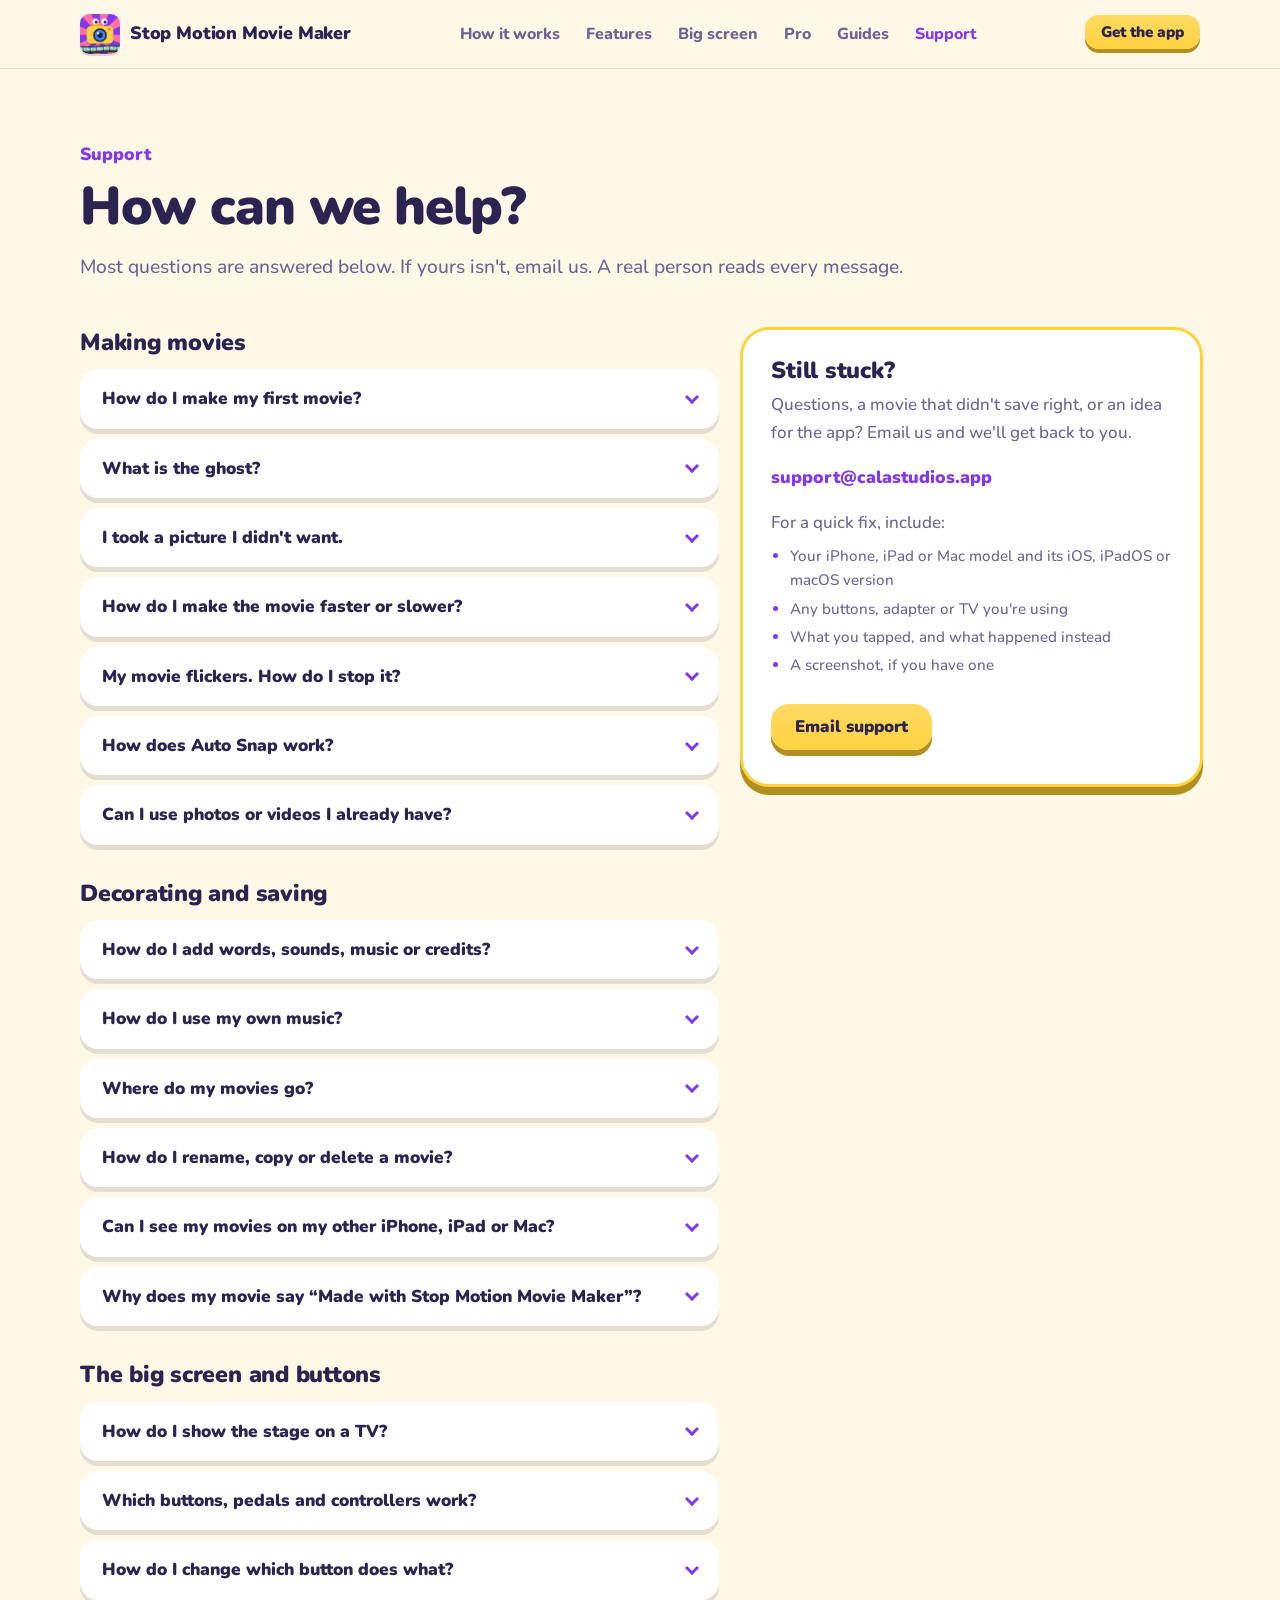
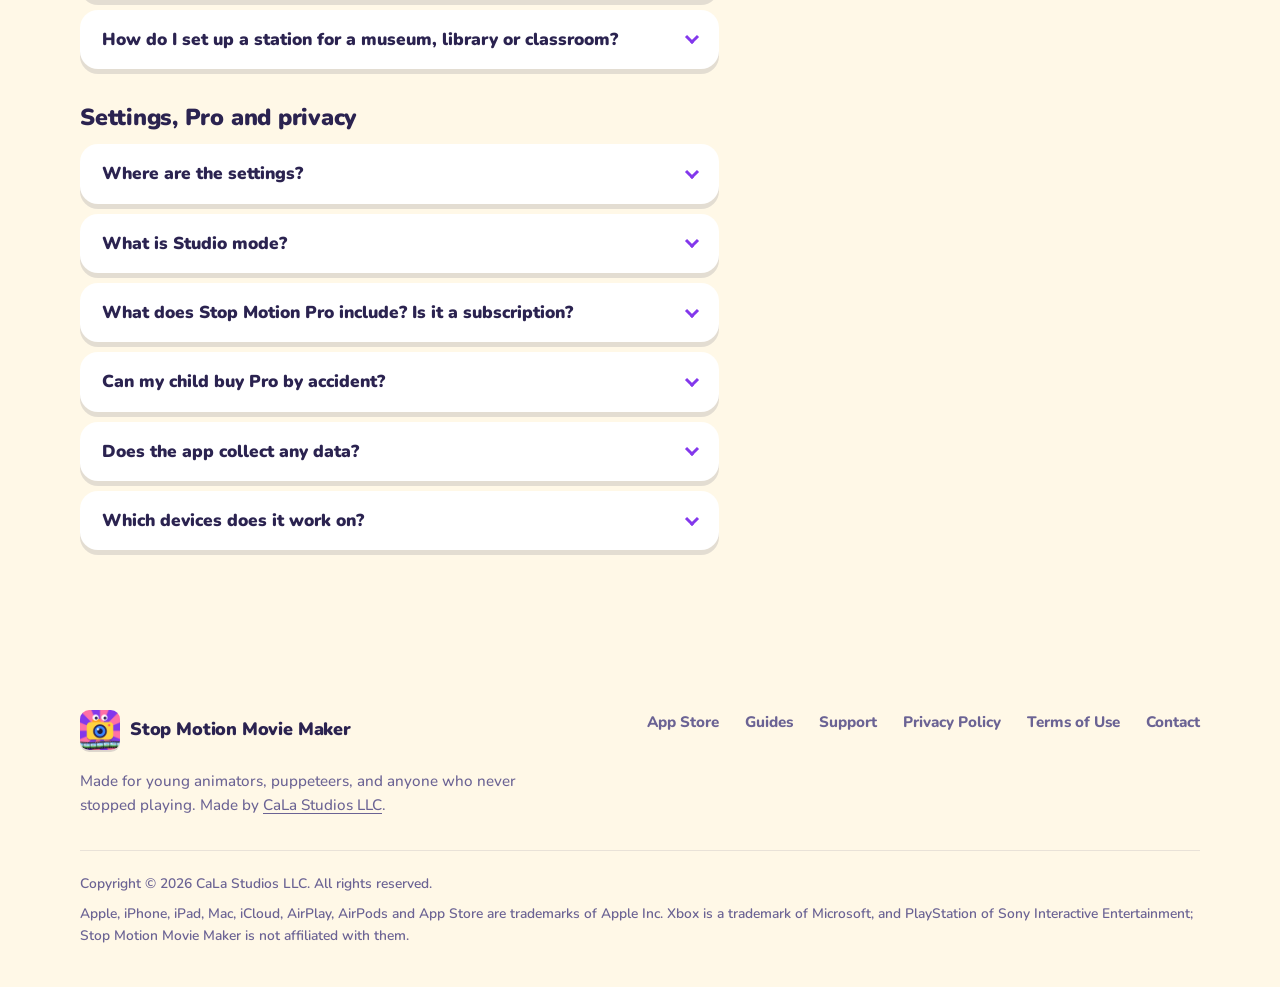
<file: support.html>
<!DOCTYPE html>
<html lang="en">
<head>
  <meta charset="utf-8">
  <meta name="viewport" content="width=device-width, initial-scale=1, viewport-fit=cover">
  <title>Stop Motion Movie Maker Support</title>
  <meta name="description" content="Stop Motion Movie Maker help: your first movie, the ghost, Auto Snap, flicker, songs, TVs and button boxes, Museum mode, Stop Motion Pro, and how to reach us.">
  <link rel="canonical" href="https://stopmotionmoviemaker.com/support">
  <meta name="theme-color" content="#fff8e7">
  <meta property="og:type" content="website">
  <meta property="og:site_name" content="Stop Motion Movie Maker">
  <meta property="og:title" content="Stop Motion Movie Maker Support">
  <meta property="og:description" content="Quick answers, and a real person to email.">
  <meta property="og:url" content="https://stopmotionmoviemaker.com/support">
  <meta property="og:image" content="https://stopmotionmoviemaker.com/assets/img/og-image.jpg">
  <link rel="icon" href="/assets/img/icon-32.png" sizes="32x32" type="image/png">
  <link rel="icon" href="/assets/img/icon-16.png" sizes="16x16" type="image/png">
  <link rel="apple-touch-icon" href="/assets/img/icon-180.png">
  <link rel="stylesheet" href="/assets/css/site.css?v=20261021b">
</head>
<body>
  <a class="skip-link" href="#main">Skip to content</a>

  <header class="site-header">
    <div class="container nav">
      <a class="nav-brand logo" href="/" aria-label="Stop Motion Movie Maker home"><img class="logo-icon" src="/assets/img/icon-180.png" alt="Stop Motion Movie Maker app icon" width="40" height="40"><span class="logo-name">Stop Motion Movie Maker</span></a>
      <ul class="nav-links" id="nav-links">
        <li><a href="/#how">How it works</a></li>
        <li><a href="/#features">Features</a></li>
        <li><a href="/#station">Big screen</a></li>
        <li><a href="/#pro">Pro</a></li>
        <li><a href="/guides">Guides</a></li>
        <li><a href="/support" aria-current="page">Support</a></li>
      </ul>
      <div class="nav-cta">
        <a class="btn btn-sm" href="https://apps.apple.com/us/app/stop-motion-movie-maker/id6815898667">Get the app</a>
        <button class="nav-toggle" type="button" aria-controls="nav-links" aria-expanded="false" aria-label="Menu"><span></span></button>
      </div>
    </div>
  </header>

  <main id="main">
    <div class="container">
      <header class="doc-hero">
        <span class="eyebrow">Support</span>
        <h1>How can we help?</h1>
        <p class="lede">Most questions are answered below. If yours isn't, email us. A real person reads every message.</p>
      </header>

      <div class="support-grid">
        <div>
          <section class="faq-group">
            <h2>Making movies</h2>
            <div class="faq">
              <details id="first-movie">
                <summary>How do I make my first movie?</summary>
                <div class="answer">
                  <ol>
                    <li>Tap <strong>New Movie</strong> on the My Movies screen.</li>
                    <li>Stand the iPhone or iPad somewhere steady, pointed at a toy, a puppet or some clay. A tripod or a phone stand works best. On a Mac, aim its camera, a webcam or your iPhone at the set (see <a href="/stop-motion-on-mac">stop motion on a Mac</a>).</li>
                    <li>Press <strong>SNAP!</strong> to take a picture.</li>
                    <li>Move the toy just a little, and press SNAP! again. Keep going: move, snap, move, snap.</li>
                    <li>Press <strong>Play</strong> any time to watch it move.</li>
                    <li>To add words, sounds and songs, tap the pink <strong>magic wand</strong> (Decorate), then tap <strong>Save</strong>. Or just press <strong>Done</strong> twice to save the movie to Photos as it is.</li>
                  </ol>
                  <p>About 12 pictures make one second of movie at the medium speed, so a short movie is a few dozen pictures. For planning, lighting and animating tips, read <a href="/how-to-make-a-stop-motion-movie">how to make a stop-motion movie</a>.</p>
                </div>
              </details>
              <details id="ghost">
                <summary>What is the ghost?</summary>
                <div class="answer">
                  <p>The ghost is your last picture, shown faintly over the live camera (animators call it onion skinning). It shows where everything was, so you can move things a small, even step each time. Press <strong>Ghost</strong> to show or hide it.</p>
                </div>
              </details>
              <details id="oops">
                <summary>I took a picture I didn't want.</summary>
                <div class="answer">
                  <p>Press <strong>Oops</strong>. It takes back the last picture. Press it again to take back the one before that.</p>
                </div>
              </details>
              <details id="speed">
                <summary>How do I make the movie faster or slower?</summary>
                <div class="answer">
                  <p>Tap the speed button at the top of the camera screen (it shows an animal and a number) and pick 🐢 <strong>Slow</strong>, 🐇 <strong>Medium</strong> or 🚀 <strong>Fast</strong>: 6, 12 or 24 pictures a second. In Studio mode you can pick any frame rate.</p>
                </div>
              </details>
              <details id="flicker">
                <summary>My movie flickers. How do I stop it?</summary>
                <div class="answer">
                  <p>After the first picture, the app locks the camera's focus, exposure and white balance so every picture matches (look for the 🔒 on the camera screen). Most remaining flicker comes from the light changing:</p>
                  <ul>
                    <li>Use steady lamp light, and keep away from windows, where clouds and sunshine come and go.</li>
                    <li>Stand where your shadow doesn't fall on the stage.</li>
                    <li>Keep the phone still. A stand, a tripod or <a href="#auto-snap">Auto Snap</a> means nobody bumps it.</li>
                  </ul>
                </div>
              </details>
              <details id="auto-snap">
                <summary>How does Auto Snap work?</summary>
                <div class="answer">
                  <p>Turn it on from the <strong>+</strong> menu on the camera screen. Then move something, take your hands away, and Auto Snap takes the picture once everything holds still, with the camera sound.</p>
                  <ul>
                    <li>It won't take the same picture twice. If nothing changed, it waits.</li>
                    <li>It waits while a hand is still in the picture. The hand check runs on the device.</li>
                    <li>If the camera gets bumped and the whole picture changes, it doesn't snap, and asks you to press SNAP if you want that picture.</li>
                    <li>SNAP and Oops keep working the whole time.</li>
                  </ul>
                  <p>In <strong>Settings › Auto Snap</strong> you can choose how long it waits (½, 1 or 2 seconds), how big a change counts, and whether to check for hands. <strong>Show what Auto Snap sees</strong> colors the live picture: yellow is moving now, blue is where hands have been, pink is a change that counts toward a snap, and purple is a change it ignores.</p>
                </div>
              </details>
              <details id="import">
                <summary>Can I use photos or videos I already have?</summary>
                <div class="answer">
                  <p>Yes. <strong>Add Photos</strong> in the <strong>+</strong> menu turns pictures from Photos into movie frames, and the <strong>Video</strong> button while decorating adds a video to your movie as a clip. Both are part of Stop Motion Pro. In Studio mode, a video can also be turned into pictures.</p>
                </div>
              </details>
            </div>
          </section>

          <section class="faq-group">
            <h2>Decorating and saving</h2>
            <div class="faq">
              <details id="decorate">
                <summary>How do I add words, sounds, music or credits?</summary>
                <div class="answer">
                  <p>Tap the pink <strong>magic wand</strong> (Decorate) on the camera screen. The buttons along the bottom add words and speech bubbles, sound effects, music, an opening title, looks, a voice-over, video clips and an ending. Stickers, music, voice-overs, looks and video clips are part of Stop Motion Pro.</p>
                  <p>For the ending, choose “The End” or <strong>rolling credits</strong> (“Directed by”, “Starring” and the rest). The credits pick up the song by themselves.</p>
                </div>
              </details>
              <details id="songs">
                <summary>How do I use my own music?</summary>
                <div class="answer">
                  <p>Music is part of Stop Motion Pro. Add songs to <strong>My Songs</strong>, once, and every movie can use them. You can add them from Settings, or from the Music sheet while decorating:</p>
                  <ul>
                    <li><strong>Files</strong>, including iCloud Drive.</li>
                    <li>The <strong>Music app</strong>, for songs stored on the device that aren't copy-protected.</li>
                    <li>Any app's <strong>Share</strong> button, or <strong>AirDrop</strong>.</li>
                  </ul>
                  <p>Songs from an Apple Music subscription are copy-protected, so iOS doesn't let them go into movies. Songs you made, bought, or have as files work. A song used in a movie is copied into it, so taking it off My Songs never breaks a movie.</p>
                </div>
              </details>
              <details id="where">
                <summary>Where do my movies go?</summary>
                <div class="answer">
                  <p>Every movie saves itself in <strong>My Movies</strong> as you go, so you can stop any time and pick up later. When you press Done twice, or Save while decorating, the finished movie is also saved to your <strong>Photos</strong> app.</p>
                  <p>In Studio mode, Save opens <strong>Save &amp; Share</strong>, with sharing, animated GIFs, every frame as pictures, and a project backup you can restore later.</p>
                </div>
              </details>
              <details id="manage">
                <summary>How do I rename, copy or delete a movie?</summary>
                <div class="answer">
                  <p>On the My Movies screen, touch and hold a movie, then choose <strong>Rename</strong>, <strong>Make a Copy</strong> or <strong>Throw Away</strong>. Movies already saved to Photos stay there until you delete them in Photos.</p>
                </div>
              </details>
              <details id="sync">
                <summary>Can I see my movies on my other iPhone, iPad or Mac?</summary>
                <div class="answer">
                  <p>Yes. When the device is signed in to iCloud with iCloud Drive on, My Movies is kept in your iCloud and shows up on every iPhone, iPad and Mac signed in to the <strong>same Apple Account</strong>. A child's iPad with its own Apple Account (Family Sharing) has its own movies.</p>
                  <p>A movie made on another device opens once its pictures have downloaded, which needs the internet the first time. If two devices change the same movie at once, both versions are kept: the other one shows up as a copy.</p>
                  <p>To keep movies on one device only, turn off <strong>Keep movies in iCloud</strong> in Settings. A copy of every movie comes down to that device first. The movies use your iCloud storage; if it's full, new ones stay on the device they were made on.</p>
                </div>
              </details>
              <details id="badge">
                <summary>Why does my movie say “Made with Stop Motion Movie Maker”?</summary>
                <div class="answer">
                  <p>Free movies save at 720p with that badge in the bottom-right corner. <a href="/#pro">Stop Motion Pro</a> removes it and saves movies in 1080p HD or 4K.</p>
                </div>
              </details>
            </div>
          </section>

          <section class="faq-group">
            <h2>The big screen and buttons</h2>
            <div class="faq">
              <details id="tv">
                <summary>How do I show the stage on a TV?</summary>
                <div class="answer">
                  <p>Connect a TV or monitor with a USB-C (or Lightning) to HDMI adapter, or use AirPlay Screen Mirroring. The TV shows the live picture, the ghost and playback, and the iPhone or iPad becomes the remote. On a Mac, choose <strong>Window › Stage Window</strong> (⌥⌘2) and drag the window to the TV, projector or second display.</p>
                </div>
              </details>
              <details id="buttons">
                <summary>Which buttons, pedals and controllers work?</summary>
                <div class="answer">
                  <p>Anything that acts like a keyboard or a game controller, with no driver to install:</p>
                  <table>
                    <thead><tr><th>Button</th><th>Keys</th><th>Game controller</th></tr></thead>
                    <tbody>
                      <tr><td>📸 Snap</td><td><strong>F13</strong>, 1, Space, Return, Page Down</td><td>A</td></tr>
                      <tr><td>↩️ Oops</td><td><strong>F14</strong>, 2, Delete, Page Up</td><td>B</td></tr>
                      <tr><td>▶️ Play</td><td><strong>F15</strong>, 3, P</td><td>X</td></tr>
                      <tr><td>👻 Ghost</td><td><strong>F16</strong>, 4, G</td><td>Y</td></tr>
                      <tr><td>✅ Done (twice)</td><td><strong>F17</strong>, 5, D</td><td>Menu</td></tr>
                    </tbody>
                  </table>
                  <ul>
                    <li><strong>Button boxes:</strong> programmable macro pads, arcade buttons with a keyboard encoder, or a Raspberry Pi Pico running a small keyboard sketch. F13 to F17 are best, because they never type anything by accident.</li>
                    <li><strong>Foot pedals:</strong> page-turner pedals snap and say oops, so hands stay free for the puppets.</li>
                    <li><strong>Game controllers:</strong> Xbox, PlayStation, 8BitDo in controller mode, and the <strong>Xbox Adaptive Controller</strong> with big accessibility switches.</li>
                    <li><strong>Also:</strong> Bluetooth camera remotes, the volume buttons, Camera Control, and a press on an AirPods stem.</li>
                  </ul>
                  <p>Generic “zero-delay” joystick encoders don't work with iPhone or iPad. Use an encoder that works as a keyboard instead.</p>
                </div>
              </details>
              <details id="keys">
                <summary>How do I change which button does what?</summary>
                <div class="answer">
                  <p>Open <strong>Settings › Buttons, keyboards &amp; controllers</strong>. Pick a ready-made setup (Everything, Big button box, Foot pedal or Game controller), or teach any action a new key. A live test panel shows each press as it arrives.</p>
                </div>
              </details>
              <details id="station">
                <summary>How do I set up a station for a museum, library or classroom?</summary>
                <div class="answer">
                  <ol>
                    <li>Mount the phone on a tripod, pointed at the stage, with steady lighting away from windows.</li>
                    <li>Connect an Apple USB-C Digital AV Multiport Adapter: <strong>HDMI</strong> to the TV, <strong>USB-A</strong> to the button box, and <strong>USB-C</strong> to power, so the phone charges all day.</li>
                    <li>In Settings, turn on <strong>Museum mode</strong>. It hides My Movies and photo import, and opens straight into a fresh movie.</li>
                    <li>Turn on <strong>Guided Access</strong> (Settings › Accessibility › Guided Access) and triple-click the side button (or the Home button) to keep the phone in the app.</li>
                    <li>Do one test run and press Done twice, so iOS asks for permission to save to Photos while you're there.</li>
                  </ol>
                  <p>After that, each kid presses Done twice. The movie plays on the TV while it saves to Photos, then a fresh movie starts for the next kid. The screen stays awake while the camera is on.</p>
                </div>
              </details>
            </div>
          </section>

          <section class="faq-group">
            <h2>Settings, Pro and privacy</h2>
            <div class="faq">
              <details id="settings">
                <summary>Where are the settings?</summary>
                <div class="answer">
                  <p>Tap the ⚙️ gear on the My Movies screen, or choose <strong>Settings</strong> from the <strong>+</strong> menu on the camera screen. That's where you'll find Studio mode, Museum mode, Auto Snap, buttons and controllers, My Songs and Stop Motion Pro.</p>
                </div>
              </details>
              <details id="studio">
                <summary>What is Studio mode?</summary>
                <div class="answer">
                  <p>A switch in Settings that adds power tools: manual camera controls and Camera Control sliders (iPhone and iPad), a self-timer, time-lapse, shooting on twos, scenes, a frame editor, a timeline you can move and trim, keyframes and “record path” motion, transitions, speed, reverse and boomerang, split, color adjustments, video import, and more export choices.</p>
                </div>
              </details>
              <details id="pro">
                <summary>What does Stop Motion Pro include? Is it a subscription?</summary>
                <div class="answer">
                  <p>No subscription. Pro is a single, one-time purchase that unlocks 1080p HD and 4K movies, movies without the badge, music, voice-overs, stickers, looks, video clips, adding photos as frames, and animated GIFs. Everything else is free.</p>
                  <p>Pro works on every iPhone, iPad and Mac signed in to the same Apple Account. On a new device, open Settings and tap <strong>Restore Purchase</strong>. If Ask to Buy is on, Pro turns on by itself as soon as the request is approved.</p>
                </div>
              </details>
              <details id="kids-buy">
                <summary>Can my child buy Pro by accident?</summary>
                <div class="answer">
                  <p>Locked buttons show a PRO tag and say what Pro adds before the purchase screen opens. Like every App Store purchase, buying Pro also needs your Apple Account's confirmation (Face ID, Touch ID or your password), or your approval with Ask to Buy.</p>
                </div>
              </details>
              <details id="privacy">
                <summary>Does the app collect any data?</summary>
                <div class="answer">
                  <p>No. There are no ads, no analytics, no tracking and no account, and the app makes no network connections of its own. Movies stay on your devices, and in your own iCloud if it's on, until you save or share them. We can't see them. The <a href="/privacy">Privacy Policy</a> has the details.</p>
                </div>
              </details>
              <details id="devices">
                <summary>Which devices does it work on?</summary>
                <div class="answer">
                  <p>iPhone and iPad with iOS 18 or iPadOS 18 or later, with a camera, and Mac with macOS 15.6 or later. On a Mac, the camera can be the built-in one, a USB webcam, or your iPhone with <a href="/stop-motion-with-continuity-camera">Continuity Camera</a>. The app is in English.</p>
                </div>
              </details>
            </div>
          </section>
        </div>

        <aside class="contact-card">
          <h2>Still stuck?</h2>
          <p>Questions, a movie that didn't save right, or an idea for the app? Email us and we'll get back to you.</p>
          <a class="email" href="mailto:support@calastudios.app?subject=Stop%20Motion%20Movie%20Maker%20support">support@calastudios.app</a>
          <p style="margin-top:18px;margin-bottom:0">For a quick fix, include:</p>
          <ul>
            <li>Your iPhone, iPad or Mac model and its iOS, iPadOS or macOS version</li>
            <li>Any buttons, adapter or TV you're using</li>
            <li>What you tapped, and what happened instead</li>
            <li>A screenshot, if you have one</li>
          </ul>
          <a class="btn" href="mailto:support@calastudios.app?subject=Stop%20Motion%20Movie%20Maker%20support">Email support</a>
        </aside>
      </div>
    </div>
  </main>

  <footer class="site-footer">
    <div class="container">
      <div class="footer-grid">
        <div class="footer-brand">
          <a class="logo" href="/" aria-label="Stop Motion Movie Maker home"><img class="logo-icon" src="/assets/img/icon-180.png" alt="Stop Motion Movie Maker app icon" width="40" height="40"><span class="logo-name">Stop Motion Movie Maker</span></a>
          <p>Made for young animators, puppeteers, and anyone who never stopped playing. Made by <a href="https://calastudios.app/">CaLa Studios LLC</a>.</p>
        </div>
        <ul class="footer-links">
          <li><a href="https://apps.apple.com/us/app/stop-motion-movie-maker/id6815898667">App Store</a></li>
          <li><a href="/guides">Guides</a></li>
          <li><a href="/support">Support</a></li>
          <li><a href="/privacy">Privacy Policy</a></li>
          <li><a href="https://www.apple.com/legal/internet-services/itunes/dev/stdeula/">Terms of Use</a></li>
          <li><a href="mailto:support@calastudios.app">Contact</a></li>
        </ul>
      </div>
      <div class="footer-meta">
        <span>Copyright © <span data-year>2026</span> CaLa Studios LLC. All rights reserved.</span>
        <span>Apple, iPhone, iPad, Mac, iCloud, AirPlay, AirPods and App Store are trademarks of Apple Inc. Xbox is a trademark of Microsoft, and PlayStation of Sony Interactive Entertainment; Stop Motion Movie Maker is not affiliated with them.</span>
      </div>
    </div>
  </footer>

  <script src="/assets/js/site.js" defer></script>
</body>
</html>
</file>
<file: assets/css/site.css>
/* Stop Motion Movie Maker — stopmotionmoviemaker.com
   Brand (from the app's Theme.swift; hex is the source of truth): Cream #FFF8E7 canvas, Ink #2B2350 text,
   Night #1B1A3A and Stage #14132B behind the camera, and the seven candy colors, one job each:
   Grass #3BCEAC Snap, Tomato #FF5A5F Oops, Sky #3A86FF Play, Grape #8338EC Ghost, Sunny #FFD23F Done,
   Bubblegum #FF70A6 Edit, Tangerine #FF9F1C. Grape (5.3:1 on cream) is the only candy color used for text.
   Candy buttons sit on a lip that is the app's `shaded(-0.3)` of their color. Light only, like the app's
   kid screens. Type: the system's rounded face (SF Pro Rounded) where there is one, else Nunito
   (self-hosted Latin subset, weights 500–900, SIL OFL). The site makes no third-party requests. */

@font-face {
  font-family: "Nunito";
  src: url("../fonts/nunito.woff2") format("woff2");
  font-weight: 500 900;
  font-style: normal;
  font-display: swap;
}

:root {
  color-scheme: light;
  --cream: #fff8e7;
  --raised: #fff1d0;
  --surface: #ffffff;
  --ink: #2b2350;
  --ink-soft: #3e3566;
  --muted: #6b6394;
  --night: #1b1a3a;
  --stage: #14132b;
  --line: #f0e3c4;
  --line-soft: rgba(43, 35, 80, 0.1);

  --tomato: #ff5a5f;    --tomato-lip: #b23538;
  --tangerine: #ff9f1c; --tangerine-lip: #b26905;
  --sunny: #ffd23f;     --sunny-lip: #b29020;
  --grass: #3bceac;     --grass-lip: #209076;
  --sky: #3a86ff;       --sky-lip: #1c56b2;
  --grape: #8338ec;     --grape-lip: #551ca5;
  --bubblegum: #ff70a6; --bubblegum-lip: #b2456f;
  --grape-soft: rgba(131, 56, 236, 0.1);

  /* The badge's rainbow lip, left to right, and its letters (sky and grape lightened to pop on navy) */
  --rainbow: linear-gradient(90deg, #ff5a5f 0 14.3%, #ff9f1c 14.3% 28.6%, #ffd23f 28.6% 42.9%, #3bceac 42.9% 57.1%, #3a86ff 57.1% 71.4%, #8338ec 71.4% 85.7%, #ff70a6 85.7%);
  --badge-face: linear-gradient(180deg, #433a8c, #2b2350);

  --round: ui-rounded, "Nunito", "SF Pro Rounded", "Arial Rounded MT Bold", system-ui, -apple-system, "Segoe UI", Roboto, sans-serif;
  --radius: 26px;
  --radius-sm: 16px;
  --container: 1120px;
  --gutter: clamp(16px, 4vw, 40px);
  --section: clamp(64px, 9vw, 120px);
  /* The app's playfulCard: a hard, blur-free shadow straight down, like a sticker */
  --sticker: 0 5px 0 rgba(27, 26, 58, 0.12);
  --lift: 0 24px 50px rgba(27, 26, 58, 0.18), 0 6px 14px rgba(27, 26, 58, 0.1);
}

/* ---------- Reset & base ---------- */
*, *::before, *::after { box-sizing: border-box; }
html { -webkit-text-size-adjust: 100%; scroll-behavior: smooth; }
@media (prefers-reduced-motion: reduce) { html { scroll-behavior: auto; } }
body {
  margin: 0;
  background: var(--cream);
  color: var(--ink);
  font-family: var(--round);
  font-weight: 500;
  font-size: 1.0625rem;
  line-height: 1.6;
  -webkit-font-smoothing: antialiased;
  text-rendering: optimizeLegibility;
  overflow-x: clip;
}
img, svg, video { max-width: 100%; height: auto; display: block; }
a { color: inherit; text-decoration: none; }
p { margin: 0 0 1em; }
b, strong { font-weight: 800; }
h1, h2, h3, h4 { margin: 0; line-height: 1.1; font-weight: 900; letter-spacing: -0.01em; text-wrap: balance; }
ul, ol { margin: 0; padding: 0; }
.steps-grid, .shots, .hero-meta, .nav-links, .footer-links, .doc-toc, .chips, .pills, .pillars, .station-points, .stats, .button-list, .keys, .plan-list, .promises, .credits-list, .song-rows, .looks { list-style: none; margin: 0; padding: 0; }
button { font: inherit; color: inherit; background: none; border: 0; cursor: pointer; }
:focus-visible { outline: 3px solid var(--grape); outline-offset: 3px; border-radius: 8px; }
::selection { background: var(--sunny); color: var(--ink); }

.container { width: min(100% - 2 * var(--gutter), var(--container)); margin-inline: auto; }
.skip-link {
  position: absolute; left: 16px; top: -60px; z-index: 100;
  background: var(--grape); color: #fff; padding: 10px 16px; border-radius: 999px; font-weight: 800;
}
.skip-link:focus { top: 16px; }
.visually-hidden { position: absolute !important; width: 1px; height: 1px; overflow: hidden; clip: rect(0 0 0 0); white-space: nowrap; }

/* A strip of film between bands: Night with cream sprocket holes, like the one on the app icon */
.filmstrip {
  height: 30px; background-color: var(--night);
  background-image: url("data:image/svg+xml,%3Csvg xmlns='http://www.w3.org/2000/svg' width='26' height='30'%3E%3Crect x='7' y='5' width='12' height='7' rx='2' fill='%23fff8e7'/%3E%3Crect x='7' y='18' width='12' height='7' rx='2' fill='%23fff8e7'/%3E%3C/svg%3E");
  background-repeat: repeat-x; background-position: center;
}

/* ---------- Logo: the app icon and the name ---------- */
.logo { display: inline-flex; align-items: center; gap: 10px; }
.logo-icon { width: 40px; height: 40px; border-radius: 23%; flex: none; box-shadow: 0 2px 0 rgba(27, 26, 58, 0.15); }
.logo-name { font-weight: 900; font-size: 1.12rem; letter-spacing: -0.01em; line-height: 1.1; color: var(--ink); white-space: nowrap; }

/* ---------- Header ---------- */
.site-header {
  position: sticky; top: 0; z-index: 50;
  background: rgba(255, 248, 231, 0.88);
  -webkit-backdrop-filter: saturate(140%) blur(14px);
  backdrop-filter: saturate(140%) blur(14px);
  border-bottom: 1px solid var(--line-soft);
}
.nav { display: flex; align-items: center; justify-content: space-between; gap: 24px; height: 68px; }
.nav-brand { padding: 6px 0; }
.nav-links { display: flex; align-items: center; gap: 26px; }
.nav-links a { color: var(--muted); font-weight: 800; font-size: 1rem; white-space: nowrap; transition: color 0.15s ease; }
.nav-links a:hover, .nav-links a[aria-current="page"] { color: var(--grape); }
.nav-cta { display: inline-flex; align-items: center; gap: 8px; }
.nav-toggle { display: none; width: 44px; height: 44px; border-radius: 12px; align-items: center; justify-content: center; }
.nav-toggle span { display: block; width: 22px; height: 3px; background: var(--ink); border-radius: 3px; position: relative; }
.nav-toggle span::before, .nav-toggle span::after { content: ""; position: absolute; left: 0; width: 22px; height: 3px; background: var(--ink); border-radius: 3px; transition: transform 0.2s ease, top 0.2s ease; }
.nav-toggle span::before { top: -7px; }
.nav-toggle span::after { top: 7px; }
.nav-open .nav-toggle span { background: transparent; }
.nav-open .nav-toggle span::before { top: 0; transform: rotate(45deg); }
.nav-open .nav-toggle span::after { top: 0; transform: rotate(-45deg); }

/* ---------- Candy buttons: a face on a darker lip that squishes when pressed ---------- */
.btn {
  --face: var(--sunny); --lip: var(--sunny-lip); --label: var(--ink);
  display: inline-flex; align-items: center; justify-content: center; gap: 10px;
  padding: 13px 24px; border-radius: 18px;
  background: linear-gradient(180deg, color-mix(in srgb, var(--face), #fff 18%), var(--face));
  color: var(--label); box-shadow: 0 6px 0 var(--lip);
  font-weight: 900; font-size: 1.05rem; line-height: 1.2; white-space: nowrap;
  transition: transform 0.12s ease, box-shadow 0.12s ease, filter 0.15s ease;
  margin-bottom: 6px;
}
.btn:hover { filter: brightness(1.04); }
.btn:active { transform: translateY(5px); box-shadow: 0 1px 0 var(--lip); }
.btn-white { --face: #fff; --lip: #e2d6b8; --label: var(--ink); }
.btn-sm { padding: 8px 16px; font-size: 0.95rem; border-radius: 14px; box-shadow: 0 4px 0 var(--lip); margin-bottom: 4px; }
.btn-sm:active { transform: translateY(3px); box-shadow: 0 1px 0 var(--lip); }
.btn svg { width: 18px; height: 18px; flex: none; }
@media (prefers-reduced-motion: reduce) { .btn, .btn:active { transition: none; transform: none; } }

/* App Store: Apple's official badge, linking to the listing */
.badge-link { display: inline-block; line-height: 0; border-radius: 8px; transition: transform 0.15s ease, opacity 0.15s ease; }
.badge-link img { height: 54px; width: auto; }
.badge-link:hover { transform: translateY(-1px); opacity: 0.94; }

/* ---------- Section scaffolding ---------- */
.section { padding-block: var(--section); position: relative; }
.section--alt { background: var(--raised); }
.section--night { background: var(--night); color: #fff; }
.section-head { max-width: 46rem; margin-bottom: clamp(32px, 5vw, 56px); }
.section-head--center { margin-inline: auto; text-align: center; }
.eyebrow { display: inline-block; font-weight: 900; color: var(--grape); font-size: 1.1rem; line-height: 1.3; margin-bottom: 12px; }
.section--night .eyebrow { color: var(--sunny); }
h2.title { font-size: clamp(2.1rem, 4.4vw, 3.2rem); letter-spacing: -0.02em; }
.lede { font-size: clamp(1.1rem, 1.5vw, 1.25rem); color: var(--muted); margin-top: 16px; }
.lede strong { color: var(--ink); }
.section--night .lede { color: rgba(255, 248, 231, 0.82); }
.section--night .lede strong { color: #fff; }

/* ---------- Hero ---------- */
.hero { position: relative; overflow: hidden; padding-block: clamp(40px, 6vw, 88px) clamp(56px, 7vw, 96px); isolation: isolate; }
/* The icon's sunburst, whispered in cream */
.hero::before {
  content: ""; position: absolute; z-index: -1; left: 72%; top: 52%; width: 240vmax; height: 240vmax; transform: translate(-50%, -50%);
  background: repeating-conic-gradient(from 0deg, #fff1d0 0 7.5deg, var(--cream) 7.5deg 15deg);
  -webkit-mask: radial-gradient(closest-side, #000 18%, transparent 62%); mask: radial-gradient(closest-side, #000 18%, transparent 62%);
}
.hero-grid { display: grid; grid-template-columns: minmax(0, 1.05fr) minmax(0, 0.95fr); gap: clamp(32px, 6vw, 72px); align-items: center; }
.hero-copy .eyebrow { font-size: clamp(1.1rem, 1.8vw, 1.3rem); margin-bottom: 18px; }
.hero h1 { font-size: clamp(2.6rem, 5.6vw, 4.5rem); line-height: 1; letter-spacing: -0.03em; }
.hero-sub { margin-top: 26px; font-size: clamp(1.12rem, 1.6vw, 1.3rem); line-height: 1.55; color: var(--ink-soft); max-width: 34rem; }
.hero-cta { display: flex; align-items: center; gap: 18px; flex-wrap: wrap; margin-top: 32px; }
.hero-meta { display: flex; flex-wrap: wrap; gap: 8px 18px; margin-top: 20px; color: var(--muted); font-size: 0.98rem; font-weight: 700; }
.hero-meta li { display: inline-flex; align-items: center; gap: 8px; }
.hero-meta svg { width: 18px; height: 18px; color: var(--grass-lip); }

/* "come alive!" as the movie badge: rainbow letters on a tilted navy candy over a rainbow lip */
.sticker-word {
  display: inline-block; margin-top: 0.3em; margin-bottom: 0.16em; padding-bottom: 0.11em; border-radius: 0.3em;
  background: var(--rainbow); transform: rotate(-3deg); transform-origin: center;
  box-shadow: 0 0 0 0.06em #fff, 0 0.16em 0 0.06em rgba(18, 14, 38, 0.35);
}
.sticker-word > span { display: inline-block; padding: 0.06em 0.28em 0.1em; border-radius: 0.3em; background: var(--badge-face); }
.sticker-word i { font-style: normal; }
.sticker-word i:nth-child(7n+1) { color: #ff5a5f; }
.sticker-word i:nth-child(7n+2) { color: #ff9f1c; }
.sticker-word i:nth-child(7n+3) { color: #ffd23f; }
.sticker-word i:nth-child(7n+4) { color: #3bceac; }
.sticker-word i:nth-child(7n+5) { color: #5fa8ff; }
.sticker-word i:nth-child(7n+6) { color: #b98cff; }
.sticker-word i:nth-child(7n+7) { color: #ff70a6; }

.hero-visual { position: relative; aspect-ratio: 1 / 1.08; max-width: 520px; margin-inline: auto; width: 100%; }
.phone {
  position: absolute; width: 50%; border-radius: 36px; overflow: hidden; background: var(--stage);
  border: 7px solid #15142a; box-shadow: var(--lift);
}
.phone img { width: 100%; height: auto; }
.phone--a { left: 3%; top: 3%; transform: rotate(-6deg); z-index: 1; }
.phone--b { right: 3%; top: 12%; transform: rotate(5deg); z-index: 2; }
.chip {
  position: absolute; z-index: 3; display: inline-flex; align-items: center; gap: 10px;
  padding: 8px 15px 8px 8px; border-radius: 999px; background: #fff;
  color: var(--ink); font-size: 0.95rem; font-weight: 800; white-space: nowrap; box-shadow: var(--sticker), 0 14px 30px rgba(27, 26, 58, 0.14);
}
.chip .dot { width: 32px; height: 32px; border-radius: 50%; display: inline-grid; place-items: center; flex: none; font-size: 1.05rem; line-height: 1; }
.chip--tl { left: -5%; top: 60%; }
.chip--tl .dot { background: var(--grape); }
.chip--br { right: -3%; bottom: 0; }
.chip--br .dot { background: var(--sky); }

/* ---------- How it works (Night band, like the capture screen) ---------- */
.steps { overflow: hidden; }
.steps .title { color: #fff; }
.steps-grid { display: grid; grid-template-columns: repeat(4, minmax(0, 1fr)); gap: 20px; }
.step { position: relative; padding: 24px 22px 26px; border-radius: var(--radius); background: rgba(255, 255, 255, 0.06); border: 1px solid rgba(255, 255, 255, 0.12); }
.step-head { display: flex; align-items: center; justify-content: space-between; gap: 12px; margin-bottom: 16px; }
.step-num { font-weight: 900; font-size: 3.4rem; line-height: 0.85; color: var(--sunny); }
.step-icon { width: 56px; height: 56px; border-radius: 18px; display: grid; place-items: center; flex: none; font-size: 1.8rem; line-height: 1; box-shadow: 0 5px 0 var(--lip); background: var(--face); }
.step:nth-child(1) .step-icon { --face: var(--sky); --lip: var(--sky-lip); }
.step:nth-child(2) .step-icon { --face: var(--grass); --lip: var(--grass-lip); }
.step:nth-child(3) .step-icon { --face: var(--bubblegum); --lip: var(--bubblegum-lip); }
.step:nth-child(4) .step-icon { --face: var(--sunny); --lip: var(--sunny-lip); }
.step h3 { font-size: 1.5rem; margin-bottom: 6px; }
.step p { margin: 0; color: rgba(255, 248, 231, 0.85); font-size: 1rem; line-height: 1.5; }

/* The five big buttons, drawn the way the app draws them */
.buttons-demo {
  margin-top: clamp(36px, 5vw, 56px); padding: clamp(20px, 3vw, 32px); border-radius: var(--radius); background: var(--cream); color: var(--ink);
  display: grid; grid-template-columns: minmax(0, 0.9fr) minmax(0, 1.1fr); gap: clamp(24px, 4vw, 48px); align-items: center;
}
.pad { display: grid; grid-template-columns: repeat(4, minmax(0, 1fr)); gap: 10px 10px; padding: 16px 16px 10px; border-radius: 22px; background: var(--stage); }
.candy {
  --face: var(--grass); --lip: var(--grass-lip); --label: var(--ink);
  display: flex; flex-direction: column; align-items: center; justify-content: center; gap: 4px;
  min-height: 74px; padding: 8px 4px; border-radius: 18px; margin-bottom: 6px;
  background: linear-gradient(180deg, color-mix(in srgb, var(--face), #fff 18%), var(--face));
  box-shadow: inset 0 0 0 2px rgba(255, 255, 255, 0.25), 0 6px 0 var(--lip);
  color: var(--label); font-weight: 900; font-size: 0.92rem; line-height: 1;
}
.candy svg { width: 26px; height: 26px; }
.candy--snap { grid-column: 1 / -1; flex-direction: row; gap: 14px; min-height: 104px; font-size: clamp(1.8rem, 3.4vw, 2.4rem); letter-spacing: -0.01em; border-radius: 24px; }
.candy--snap svg { width: clamp(38px, 4vw, 50px); height: auto; }
.candy--oops { --face: var(--tomato); --lip: var(--tomato-lip); }
.candy--play { --face: var(--sky); --lip: var(--sky-lip); --label: #fff; }
.candy--ghost { --face: var(--grape); --lip: var(--grape-lip); --label: #fff; }
.candy--done { --face: var(--sunny); --lip: var(--sunny-lip); }
.buttons-copy h3 { font-size: clamp(1.4rem, 2.2vw, 1.7rem); margin-bottom: 14px; }
.button-list { display: grid; gap: 10px; }
.button-list li { display: grid; grid-template-columns: 34px minmax(0, 1fr); gap: 12px; align-items: center; color: var(--muted); line-height: 1.4; }
.button-list b { color: var(--ink); }
.key-dot { width: 34px; height: 34px; border-radius: 11px; display: grid; place-items: center; color: var(--ink); box-shadow: 0 3px 0 var(--lip); background: var(--face); }
.key-dot svg { width: 18px; height: 18px; }
.key-dot--snap { --face: var(--grass); --lip: var(--grass-lip); }
.key-dot--oops { --face: var(--tomato); --lip: var(--tomato-lip); }
.key-dot--play { --face: var(--sky); --lip: var(--sky-lip); color: #fff; }
.key-dot--ghost { --face: var(--grape); --lip: var(--grape-lip); color: #fff; }
.key-dot--done { --face: var(--sunny); --lip: var(--sunny-lip); }
.buttons-note { margin: 18px 0 0; padding-top: 16px; border-top: 2px dashed var(--line); color: var(--muted); font-size: 0.98rem; }
.buttons-note strong { color: var(--ink); }

/* ---------- Bento cards ---------- */
.bento { display: grid; grid-template-columns: repeat(6, minmax(0, 1fr)); gap: 18px; }
.card {
  background: var(--surface); border-radius: var(--radius); box-shadow: var(--sticker);
  padding: clamp(22px, 3vw, 32px); position: relative; overflow: hidden; display: flex; flex-direction: column; min-width: 0;
}
.card h3 { font-size: clamp(1.35rem, 2vw, 1.6rem); margin-bottom: 10px; }
.card p { color: var(--muted); margin: 0; font-size: 1.02rem; }
.card p + p { margin-top: 0.7em; }
.card p strong { color: var(--ink); }
.card .card-body { position: relative; z-index: 1; display: flex; flex-direction: column; flex: 1; }
.card-tag { display: inline-flex; align-self: flex-start; align-items: center; gap: 6px; margin-bottom: 12px; padding: 4px 11px; border-radius: 999px; font-size: 0.85rem; font-weight: 900; background: var(--grape-soft); color: var(--grape); }
.span-2 { grid-column: span 2; }
.span-3 { grid-column: span 3; }
.span-4 { grid-column: span 4; }
.span-6 { grid-column: span 6; }
.card--split { display: grid; grid-template-columns: minmax(0, 1fr) minmax(0, 1fr); gap: 28px; align-items: center; }
.card--split-rev .card-body { order: 2; }
.demo { margin-top: auto; padding-top: 22px; }

.shot-frame { border-radius: 22px; overflow: hidden; background: var(--tomato); box-shadow: 0 0 0 5px var(--stage), var(--lift); }
.shot-frame img { width: 100%; height: auto; }

/* The ghost: a mini stage where the ball hops in steps, with last picture's ball faint behind it */
.flipbook { position: relative; aspect-ratio: 16 / 9; border-radius: 16px; overflow: hidden; border: 4px solid var(--tomato); background: linear-gradient(180deg, #8ec5ff 0%, #d9ecff 64%, #c98b52 64%, #c98b52 100%); }
.flipbook::after { content: ""; position: absolute; left: 0; right: 0; top: 64%; bottom: 0; background: repeating-linear-gradient(90deg, transparent 0 34px, rgba(0, 0, 0, 0.12) 34px 35px); }
.flipbook .sun { position: absolute; right: 9%; top: 10%; width: 15%; aspect-ratio: 1; border-radius: 50%; background: var(--sunny); }
.flipbook .ball { --x: 0%; position: absolute; z-index: 1; bottom: 36%; left: 6%; width: 20%; aspect-ratio: 1; border-radius: 50%; background: var(--grape); transform: translateX(var(--x)); }
.flipbook .ball::before, .flipbook .ball::after { content: ""; position: absolute; top: 26%; width: 24%; aspect-ratio: 1; border-radius: 50%; background: radial-gradient(circle at 58% 55%, var(--ink) 0 40%, #fff 42%); }
.flipbook .ball::before { left: 24%; }
.flipbook .ball::after { right: 22%; }
.flipbook .ball--ghost { opacity: 0.35; }
.flipbook .ball--now { animation: hop 3.6s steps(1, end) infinite; }
.flipbook .ball--ghost { animation: hop-ghost 3.6s steps(1, end) infinite; }
@keyframes hop {
  0% { transform: translateX(0%); } 16.6% { transform: translateX(65%); } 33.3% { transform: translateX(130%); }
  50% { transform: translateX(195%); } 66.6% { transform: translateX(260%); } 83.3% { transform: translateX(325%); } 100% { transform: translateX(0%); }
}
@keyframes hop-ghost {
  0% { transform: translateX(-65%); opacity: 0; } 16.6% { transform: translateX(0%); opacity: 0.35; } 33.3% { transform: translateX(65%); }
  50% { transform: translateX(130%); } 66.6% { transform: translateX(195%); } 83.3% { transform: translateX(260%); } 100% { transform: translateX(-65%); opacity: 0; }
}
.flipbook-label { position: absolute; z-index: 2; left: 8px; top: 8px; padding: 3px 10px; border-radius: 999px; background: var(--grape); color: #fff; font-size: 0.78rem; font-weight: 900; }

/* Words and speech bubbles */
.bubbles { display: flex; flex-wrap: wrap; align-items: flex-end; gap: 12px 14px; }
.bubble { position: relative; padding: 9px 16px; border-radius: 18px; background: #fff; border: 3px solid var(--ink); font-weight: 900; font-size: 1.15rem; color: var(--ink); transform: rotate(-3deg); }
.bubble::after { content: ""; position: absolute; left: 18px; bottom: -11px; width: 14px; height: 14px; background: #fff; border-right: 3px solid var(--ink); border-bottom: 3px solid var(--ink); transform: skewX(30deg) rotate(45deg); }
.bubble--2 { transform: rotate(4deg); background: var(--sunny); }
.bubble--2::after { background: var(--sunny); left: auto; right: 20px; }
.word-pop { display: inline-block; padding: 4px 12px; border-radius: 12px; background: var(--bubblegum); color: var(--ink); font-weight: 900; font-size: 1.35rem; letter-spacing: 0.02em; transform: rotate(2deg); box-shadow: 0 4px 0 var(--bubblegum-lip); }
.sticker-emoji { font-size: 2rem; line-height: 1; transform: rotate(-8deg); }

/* Rolling credits on a starry night */
.credits-roll {
  position: relative; height: 196px; overflow: hidden; border-radius: 16px; text-align: center; color: #fff;
  background: radial-gradient(1px 1px at 20% 30%, #fff 50%, transparent 51%), radial-gradient(1px 1px at 70% 20%, #fff 50%, transparent 51%), radial-gradient(1.5px 1.5px at 40% 75%, #fff 50%, transparent 51%), radial-gradient(1px 1px at 85% 60%, #fff 50%, transparent 51%), radial-gradient(1px 1px at 10% 85%, #fff 50%, transparent 51%), linear-gradient(180deg, #1b1a3a, #4a2a8c);
  -webkit-mask: linear-gradient(180deg, transparent, #000 18%, #000 82%, transparent); mask: linear-gradient(180deg, transparent, #000 18%, #000 82%, transparent);
}
.credits-roll ul { list-style: none; margin: 0; padding: 0; animation: roll 11s linear -4s infinite; }
.credits-roll li { padding: 4px 0; }
.credits-roll small { display: block; font-size: 0.68rem; font-weight: 900; letter-spacing: 0.16em; color: var(--sunny); margin-top: 10px; }
.credits-roll span { display: block; font-weight: 800; font-size: 1.05rem; }
@keyframes roll { from { transform: translateY(196px); } to { transform: translateY(-100%); } }

/* Color looks */
.looks { display: flex; flex-wrap: wrap; gap: 7px; }
.looks li { padding: 5px 11px; border-radius: 999px; background: var(--cream); border: 1.5px solid var(--line); font-size: 0.9rem; font-weight: 800; color: var(--ink-soft); }

/* Music sheet, as in the editor */
.song-sheet { background: var(--cream); border-radius: 20px; padding: 14px; box-shadow: var(--sticker); }
.song-sheet h4 { font-size: 0.86rem; font-weight: 900; color: var(--muted); margin: 4px 6px 8px; }
.song-sheet h4 + .song-rows { margin-bottom: 12px; }
.song-rows { background: #fff; border-radius: 14px; overflow: hidden; }
.song-rows li { display: grid; grid-template-columns: 26px 26px minmax(0, 1fr) auto; align-items: center; gap: 10px; padding: 9px 12px; }
.song-rows li + li { border-top: 1px solid var(--line-soft); }
.song-play { width: 26px; height: 26px; border-radius: 50%; background: var(--grape); color: #fff; display: grid; place-items: center; }
.song-play svg { width: 11px; height: 11px; margin-left: 2px; }
.song-emoji { font-size: 1.2rem; line-height: 1; text-align: center; }
.song-name { font-weight: 900; font-size: 0.98rem; line-height: 1.2; color: var(--ink); min-width: 0; overflow: hidden; text-overflow: ellipsis; white-space: nowrap; }
.song-name span { display: block; font-weight: 600; font-size: 0.76rem; color: var(--muted); }
.song-use { padding: 4px 12px; border-radius: 999px; background: var(--grass); color: #fff; font-weight: 900; font-size: 0.85rem; }

.pills { display: flex; flex-wrap: wrap; gap: 8px; }
.pill { display: inline-flex; align-items: center; gap: 7px; padding: 6px 12px; border-radius: 999px; background: var(--cream); border: 1.5px solid var(--line); font-size: 0.92rem; font-weight: 800; color: var(--ink-soft); }
.pill em { font-style: normal; font-size: 0.72rem; font-weight: 900; padding: 1px 6px; border-radius: 999px; background: var(--grape); color: #fff; }

/* ---------- Studio mode: stats and tool chips ---------- */
.stats { display: grid; grid-template-columns: repeat(4, minmax(0, 1fr)); gap: 18px; margin-bottom: clamp(32px, 5vw, 48px); }
.stat { background: #fff; border-radius: var(--radius); box-shadow: var(--sticker); padding: 22px 22px 20px; }
.stat b { display: block; font-weight: 900; font-size: clamp(2.6rem, 4.4vw, 3.4rem); line-height: 1; letter-spacing: -0.03em; color: var(--grape); }
.stat:nth-child(2) b { color: var(--tomato-lip); }
.stat:nth-child(3) b { color: var(--sky-lip); }
.stat:nth-child(4) b { color: var(--grass-lip); }
.stat span { display: block; margin-top: 8px; font-weight: 900; font-size: 1.1rem; }
.stat small { display: block; margin-top: 4px; color: var(--muted); font-size: 0.93rem; line-height: 1.45; font-weight: 600; }
.chip-groups { display: grid; grid-template-columns: repeat(3, minmax(0, 1fr)); gap: 18px; }
.chip-group { background: #fff; border-radius: var(--radius); box-shadow: var(--sticker); padding: 24px; }
.chip-head { display: flex; align-items: center; gap: 12px; margin-bottom: 14px; }
.chip-head span { width: 40px; height: 40px; border-radius: 13px; display: grid; place-items: center; font-size: 1.25rem; background: var(--face); box-shadow: 0 4px 0 var(--lip); flex: none; }
.chip-head h3 { font-size: 1.3rem; }
.chips { display: flex; flex-wrap: wrap; gap: 8px; }
.chips li { padding: 6px 13px; border-radius: 999px; background: var(--cream); border: 1.5px solid var(--line); font-weight: 800; font-size: 0.95rem; color: var(--ink-soft); }

/* ---------- Big screen / station ---------- */
.station-grid { display: grid; grid-template-columns: minmax(0, 1fr) minmax(0, 1fr); gap: clamp(32px, 6vw, 72px); align-items: center; }
.station-points { display: grid; gap: 20px; }
.station-points li { display: grid; grid-template-columns: 48px minmax(0, 1fr); gap: 16px; align-items: start; }
.pt-icon { width: 48px; height: 48px; border-radius: 15px; background: #fff; box-shadow: var(--sticker); display: grid; place-items: center; font-size: 1.45rem; line-height: 1; }
.station-points h3 { font-size: 1.2rem; margin-bottom: 4px; }
.station-points p { margin: 0; color: var(--muted); }

.station-art { position: relative; max-width: 520px; width: 100%; margin-inline: auto; padding-bottom: 26%; }
.tv { position: relative; }
.tv-screen { position: relative; border-radius: 18px; overflow: hidden; border: 12px solid #15142a; background: var(--stage); box-shadow: var(--lift); }
.tv-screen img { width: 100%; height: auto; }
.tv-live { position: absolute; left: 10px; top: 10px; display: inline-flex; align-items: center; gap: 6px; padding: 3px 10px; border-radius: 999px; background: var(--tomato); color: #fff; font-size: 0.75rem; font-weight: 900; }
.tv-live::before { content: ""; width: 8px; height: 8px; border-radius: 50%; background: #fff; }
.tv-stand { width: 26%; height: 18px; margin: 0 auto; background: #15142a; clip-path: polygon(30% 0, 70% 0, 100% 100%, 0 100%); }
.button-box {
  position: absolute; left: 4%; bottom: 0; width: 62%; padding: 16px 16px 12px; border-radius: 22px;
  background: linear-gradient(180deg, #4a3f86, #2b2350); box-shadow: 0 8px 0 #1c1638, var(--lift);
  display: grid; grid-template-columns: repeat(5, minmax(0, 1fr)); gap: 8px; transform: rotate(-3deg);
}
.arcade { display: grid; justify-items: center; gap: 6px; color: rgba(255, 248, 231, 0.9); font-size: 0.7rem; font-weight: 900; letter-spacing: 0.02em; }
.arcade i { width: 100%; max-width: 46px; aspect-ratio: 1; border-radius: 50%; background: radial-gradient(circle at 35% 30%, color-mix(in srgb, var(--face), #fff 35%), var(--face) 60%); box-shadow: 0 5px 0 var(--lip), 0 0 0 4px rgba(0, 0, 0, 0.25); display: grid; place-items: center; font-style: normal; color: var(--ink); }
.arcade svg { width: 46%; height: auto; }
.arcade--snap { --face: var(--grass); --lip: var(--grass-lip); }
.arcade--oops { --face: var(--tomato); --lip: var(--tomato-lip); }
.arcade--play { --face: var(--sky); --lip: var(--sky-lip); }
.arcade--play i, .arcade--ghost i { color: #fff; }
.arcade--ghost { --face: var(--grape); --lip: var(--grape-lip); }
.arcade--done { --face: var(--sunny); --lip: var(--sunny-lip); }

.keys { display: grid; grid-template-columns: repeat(5, minmax(0, 1fr)); gap: 10px; margin-top: clamp(32px, 5vw, 48px); }
.keys li { --face: var(--grass); background: #fff; border-radius: 16px; box-shadow: inset 0 6px 0 var(--face), var(--sticker); padding: 16px 14px 12px; display: grid; gap: 2px; }
.keys .key--oops { --face: var(--tomato); }
.keys .key--play { --face: var(--sky); }
.keys .key--ghost { --face: var(--grape); }
.keys .key--done { --face: var(--sunny); }
.keys kbd { font-family: var(--round); font-weight: 900; font-size: 1.25rem; color: var(--ink); }
.keys span { color: var(--muted); font-size: 0.9rem; font-weight: 700; }
.keys-note { margin: 14px 0 0; color: var(--muted); font-size: 0.95rem; }

/* ---------- Screenshot strip ---------- */
.shots {
  display: flex; gap: 18px; overflow-x: auto; scroll-snap-type: x mandatory; padding: 8px var(--gutter) 24px;
  margin-inline: calc(-1 * var(--gutter)); scrollbar-width: thin; scrollbar-color: rgba(255, 210, 63, 0.5) transparent;
  -webkit-overflow-scrolling: touch;
}
.shots::-webkit-scrollbar { height: 8px; }
.shots::-webkit-scrollbar-thumb { background: rgba(255, 210, 63, 0.45); border-radius: 999px; }
.shot { flex: 0 0 auto; width: min(64vw, 260px); scroll-snap-align: start; border-radius: 22px; overflow: hidden; }
.shot img { width: 100%; height: auto; }
@media (min-width: 1200px) {
  .shots { justify-content: center; padding-inline: 0; margin-inline: 0; }
  .shot { width: calc((var(--container) - 5 * 18px) / 6); }
}
.credits { margin-top: 8px; color: rgba(255, 248, 231, 0.7); font-size: 0.9rem; }
.credits summary { cursor: pointer; display: inline-block; font-weight: 800; color: rgba(255, 248, 231, 0.85); }
.credits summary:hover { color: var(--sunny); }
.credits-list { margin-top: 10px; display: grid; gap: 4px; max-width: 60rem; }
.credits a { color: inherit; text-decoration: underline; text-underline-offset: 3px; }
.credits a:hover { color: var(--sunny); }

/* ---------- Pro ---------- */
.plans { display: grid; grid-template-columns: repeat(2, minmax(0, 1fr)); gap: 18px; }
.plan { background: #fff; border-radius: var(--radius); box-shadow: var(--sticker); padding: clamp(22px, 3vw, 32px); display: flex; flex-direction: column; min-width: 0; }
.plan--pro { box-shadow: 0 0 0 3px var(--sunny), 0 8px 0 3px var(--sunny-lip); }
.plan-thumb { position: relative; border-radius: 16px; overflow: hidden; margin-bottom: 22px; }
.plan-thumb img { width: 100%; height: auto; }
.plan-res { position: absolute; left: 10px; top: 10px; padding: 3px 11px; border-radius: 999px; background: rgba(20, 19, 43, 0.82); color: #fff; font-size: 0.82rem; font-weight: 900; }
.plan h3 { font-size: clamp(1.5rem, 2.4vw, 1.9rem); }
.plan-price { margin: 4px 0 18px; color: var(--muted); font-weight: 700; }
.plan-list { display: grid; gap: 10px; }
.plan-list li { display: grid; grid-template-columns: 32px minmax(0, 1fr); gap: 12px; align-items: start; color: var(--muted); line-height: 1.4; }
.plan-list li b { display: block; color: var(--ink); }
.plan-list .em { width: 32px; height: 32px; border-radius: 10px; display: grid; place-items: center; background: var(--cream); font-size: 1.05rem; }
.plan-foot { margin: 18px 0 0; padding-top: 14px; border-top: 2px dashed var(--line); color: var(--muted); font-size: 0.95rem; }

/* The badge free movies carry: "Made with Stop Motion Movie Maker" on a tilted navy candy */
.movie-badge {
  position: absolute; right: 3%; bottom: 5%; display: inline-block; padding-bottom: 3px; border-radius: 9px;
  background: var(--rainbow); transform: rotate(-3deg); box-shadow: 0 0 0 2px #fff, 0 3px 0 2px rgba(18, 14, 38, 0.5);
  font-size: clamp(0.5rem, 1.15vw, 0.66rem); line-height: 1; white-space: nowrap;
}
.movie-badge > span { display: inline-flex; align-items: center; gap: 4px; padding: 5px 8px; border-radius: 9px; background: var(--badge-face); color: rgba(255, 248, 231, 0.9); font-weight: 800; }
.movie-badge b { font-weight: 900; }
.movie-badge i { font-style: normal; }

.promises { display: flex; flex-wrap: wrap; justify-content: center; gap: 10px; margin-top: 28px; }
.promises li { padding: 9px 16px; border-radius: 999px; font-weight: 900; font-size: 0.98rem; color: var(--ink); background: var(--face); box-shadow: 0 4px 0 var(--lip); }
.promises li:nth-child(1) { --face: #ffd9da; --lip: #f2aeb0; }
.promises li:nth-child(2) { --face: #c9f2e7; --lip: #93dcc8; }
.promises li:nth-child(3) { --face: #d5e5ff; --lip: #a7c6fb; }
.lock-note { display: flex; gap: 16px; align-items: flex-start; margin-top: 18px; padding: 20px 24px; border-radius: var(--radius); background: var(--cream); border: 2px dashed var(--line); }
.lock-note .lock { font-size: 1.6rem; line-height: 1; }
.lock-note h3 { font-size: 1.15rem; margin-bottom: 4px; }
.lock-note p { margin: 0; color: var(--muted); }

/* ---------- Privacy pillars ---------- */
.pillars { display: grid; grid-template-columns: repeat(3, minmax(0, 1fr)); gap: 18px; }
.pillar { background: #fff; border-radius: var(--radius); box-shadow: var(--sticker); padding: 28px 26px; min-width: 0; }
.pillar .icon { width: 52px; height: 52px; border-radius: 16px; background: var(--grape-soft); color: var(--grape); display: grid; place-items: center; margin-bottom: 18px; }
.pillar .icon svg { width: 26px; height: 26px; }
.pillar h3 { font-size: 1.28rem; margin-bottom: 8px; }
.pillar p { color: var(--muted); margin: 0; }
.link-arrow { display: inline-flex; align-items: center; gap: 8px; color: var(--grape); font-weight: 900; margin-top: 24px; }
.link-arrow svg { width: 18px; height: 18px; transition: transform 0.15s ease; }
.link-arrow:hover svg { transform: translateX(3px); }

/* ---------- CTA: the icon's pink and purple sunburst ---------- */
.cta { position: relative; overflow: hidden; isolation: isolate; text-align: center; background: var(--grape); }
.cta::before {
  content: ""; position: absolute; z-index: -1; left: 50%; top: 50%; width: 260vmax; height: 260vmax; transform: translate(-50%, -50%);
  background: repeating-conic-gradient(from 0deg, var(--bubblegum) 0 11.25deg, var(--grape) 11.25deg 22.5deg);
}
.cta-card { max-width: 40rem; margin-inline: auto; padding: clamp(28px, 5vw, 48px) clamp(20px, 4vw, 44px); background: var(--cream); border-radius: 32px; box-shadow: 0 10px 0 rgba(27, 26, 58, 0.28); }
.cta-icon { width: clamp(84px, 11vw, 112px); height: auto; margin: 0 auto 20px; border-radius: 23%; box-shadow: 0 6px 0 rgba(27, 26, 58, 0.18); }
.cta .title { font-size: clamp(2.2rem, 5vw, 3.4rem); }
.cta .lede { max-width: 32rem; margin-inline: auto; }
.cta .lede a { color: var(--grape); font-weight: 800; text-decoration: underline; text-underline-offset: 3px; }
.cta-actions { display: flex; align-items: center; justify-content: center; gap: 18px; flex-wrap: wrap; margin-top: 28px; }

/* ---------- Footer ---------- */
.site-footer { padding: 44px 0 40px; color: var(--muted); font-size: 0.95rem; background: var(--cream); }
.footer-grid { display: flex; justify-content: space-between; gap: 32px; flex-wrap: wrap; align-items: flex-start; }
.footer-brand p { margin: 12px 0 0; max-width: 28rem; }
.footer-brand p a { text-decoration: underline; text-underline-offset: 3px; }
.footer-brand p a:hover { color: var(--grape); }
.footer-links { display: flex; gap: 26px; flex-wrap: wrap; }
.footer-links a { color: var(--muted); font-weight: 800; }
.footer-links a:hover { color: var(--grape); }
.footer-meta { margin-top: 32px; padding-top: 22px; border-top: 1px solid var(--line-soft); display: flex; justify-content: space-between; gap: 8px 24px; flex-wrap: wrap; font-size: 0.86rem; font-weight: 600; }

/* ---------- Document pages (privacy, support) ---------- */
.doc-hero { padding: clamp(40px, 6vw, 72px) 0 clamp(16px, 3vw, 28px); }
.doc-hero h1 { font-size: clamp(2.3rem, 5vw, 3.3rem); letter-spacing: -0.02em; }
.doc-meta { margin-top: 16px; color: var(--muted); display: grid; gap: 4px; font-size: 1rem; }
.doc-meta strong { color: var(--ink); }
.doc { max-width: 46rem; padding-bottom: var(--section); }
.doc h2 { font-size: 1.55rem; margin: 2.2em 0 0.6em; scroll-margin-top: 90px; }
.doc h3 { font-size: 1.15rem; margin: 1.6em 0 0.5em; }
.doc p, .doc li { color: var(--ink-soft); }
.doc ul, .doc ol { padding-left: 1.3em; margin: 0 0 1em; }
.doc li { margin-bottom: 0.5em; }
.doc li::marker { color: var(--grape); }
.doc a { color: var(--grape); font-weight: 700; text-decoration: underline; text-decoration-color: rgba(131, 56, 236, 0.35); text-underline-offset: 3px; }
.doc a:hover { text-decoration-color: var(--grape); }
.doc strong { color: var(--ink); }
.doc .summary { background: #fff; border-radius: 20px; box-shadow: var(--sticker); border-left: 6px solid var(--grape); padding: 20px 24px; margin: 28px 0 8px; }
.doc .summary p:last-child { margin-bottom: 0; }
.doc table { width: 100%; border-collapse: collapse; margin: 12px 0 24px; font-size: 0.98rem; }
.doc th, .doc td { text-align: left; vertical-align: top; padding: 12px 14px; border-bottom: 1px solid var(--line-soft); }
.doc th { color: var(--muted); font-weight: 900; font-size: 0.82rem; letter-spacing: 0.06em; text-transform: uppercase; }
.doc td { color: var(--ink-soft); }
.doc .table-wrap { overflow-x: auto; }
.doc-toc { display: flex; flex-wrap: wrap; gap: 8px; margin: 22px 0 6px; }
.doc-toc a { display: inline-block; padding: 6px 12px; border-radius: 999px; background: #fff; box-shadow: 0 2px 0 rgba(27, 26, 58, 0.08); color: var(--muted); font-size: 0.9rem; font-weight: 800; }
.doc-toc a:hover { color: var(--grape); }

/* Support */
.support-grid { display: grid; grid-template-columns: minmax(0, 1.4fr) minmax(0, 1fr); gap: 24px; align-items: start; padding-bottom: var(--section); }
.contact-card { background: #fff; border-radius: var(--radius); padding: 28px; position: sticky; top: 92px; box-shadow: 0 0 0 3px var(--sunny), 0 8px 0 3px var(--sunny-lip); }
.contact-card h2 { font-size: 1.45rem; margin-bottom: 8px; }
.contact-card p { color: var(--muted); }
.contact-card .email { font-size: 1.1rem; font-weight: 900; color: var(--grape); word-break: break-all; }
.contact-card ul { color: var(--muted); font-size: 0.95rem; padding-left: 1.2em; margin-top: 8px; }
.contact-card li { margin-bottom: 4px; }
.contact-card li::marker { color: var(--grape); }
.contact-card .btn { margin-top: 22px; }
.faq { display: grid; gap: 10px; }
.faq details { background: #fff; border-radius: 18px; box-shadow: var(--sticker); overflow: hidden; }
.faq details[open] { box-shadow: 0 0 0 2px var(--grape), var(--sticker); }
.faq summary { cursor: pointer; list-style: none; padding: 18px 54px 18px 22px; font-weight: 900; font-size: 1.08rem; line-height: 1.35; position: relative; }
.faq summary::-webkit-details-marker { display: none; }
.faq summary::after { content: ""; position: absolute; right: 22px; top: 50%; width: 10px; height: 10px; border-right: 3px solid var(--grape); border-bottom: 3px solid var(--grape); transform: translateY(-70%) rotate(45deg); transition: transform 0.2s ease; }
.faq details[open] summary::after { transform: translateY(-30%) rotate(225deg); }
.faq .answer { padding: 0 22px 20px; color: var(--ink-soft); }
.faq .answer p { margin: 0 0 0.8em; }
.faq .answer p:last-child { margin-bottom: 0; }
.faq .answer ol, .faq .answer ul { padding-left: 1.3em; margin: 0.4em 0 0.8em; }
.faq .answer li { margin-bottom: 0.35em; }
.faq .answer li::marker { color: var(--grape); font-weight: 900; }
.faq .answer a { color: var(--grape); font-weight: 700; text-decoration: underline; text-underline-offset: 3px; }
.faq .answer strong { color: var(--ink); }
.faq .answer table { width: 100%; border-collapse: collapse; margin: 6px 0 12px; font-size: 0.95rem; }
.faq .answer th, .faq .answer td { text-align: left; padding: 8px 10px; border-bottom: 1px solid var(--line-soft); vertical-align: top; }
.faq .answer th { font-size: 0.8rem; font-weight: 900; letter-spacing: 0.05em; text-transform: uppercase; color: var(--muted); }
.faq-group + .faq-group h2 { margin-top: 36px; }
.faq-group h2 { font-size: 1.45rem; margin-bottom: 14px; }

/* Guide: how to make a stop-motion movie. Steps put their picture beside the words, or below for wide ones */
.breadcrumbs { padding-top: 24px; font-size: 0.92rem; font-weight: 800; color: var(--muted); }
.breadcrumbs ol { list-style: none; display: flex; flex-wrap: wrap; gap: 6px; }
.breadcrumbs li + li::before { content: "›"; margin-right: 6px; }
.breadcrumbs a:hover { color: var(--grape); }
.breadcrumbs + .doc-hero { padding-top: clamp(20px, 3vw, 36px); }
.guide .doc-hero .lede { max-width: 46rem; }
.guide .doc-hero .lede a { color: var(--grape); font-weight: 800; }
.guide .doc-meta { display: block; font-size: 0.95rem; }
.guide .doc { max-width: 52rem; }
.guide .doc td:first-child { white-space: nowrap; }
.guide-glance { display: grid; grid-template-columns: repeat(4, minmax(0, 1fr)); gap: 12px; max-width: 52rem; margin: 6px 0 0; }
.guide-glance div { background: #fff; border-radius: var(--radius-sm); box-shadow: var(--sticker); padding: 14px 16px; }
.guide-glance dt { font-size: 0.78rem; font-weight: 900; letter-spacing: 0.06em; text-transform: uppercase; color: var(--grape); }
.guide-glance dd { margin: 2px 0 0; font-weight: 800; color: var(--ink); line-height: 1.35; }
/* Steps are an <ol>: the numbers are CSS counters, so the heading text stays "Plan a tiny story" */
.doc .guide-steps { list-style: none; padding: 0; margin: 8px 0 0; counter-reset: step; display: grid; gap: 14px; }
.doc .guide-step { counter-increment: step; display: grid; grid-template-columns: minmax(0, 1fr) 220px; gap: 28px; align-items: center; margin: 0; padding: 22px 24px; background: #fff; border-radius: var(--radius); box-shadow: var(--sticker); scroll-margin-top: 90px; }
.doc .guide-step > div:only-child { grid-column: 1 / -1; }
.doc .guide-step h3 { display: flex; align-items: center; gap: 12px; font-size: 1.3rem; margin: 0 0 0.5em; }
.doc .guide-step h3::before { content: counter(step); flex: none; width: 36px; height: 36px; border-radius: 11px; display: grid; place-items: center; background: var(--sunny); box-shadow: 0 4px 0 var(--sunny-lip); color: var(--ink); font-size: 1.05rem; }
.doc .guide-step p:last-child { margin-bottom: 0; }
.guide-figure { margin: 0; }
.guide-figure img { width: 100%; height: auto; border-radius: 16px; }
.guide-figure--phone { width: 130px; justify-self: center; }
.guide-figure--phone img { border-radius: 20px; border: 4px solid #15142a; }
.doc .guide-cards { list-style: none; padding: 0; display: grid; grid-template-columns: repeat(2, minmax(0, 1fr)); gap: 14px; margin: 14px 0 0; }
.doc .guide-cards li { background: #fff; border-radius: 20px; box-shadow: var(--sticker); padding: 16px 20px; margin: 0; }
.doc .guide-cards h3 { margin: 0 0 4px; font-size: 1.08rem; }
.doc .guide-cards p { margin: 0; color: var(--muted); }
.doc .guide-cards--ideas { grid-template-columns: repeat(3, minmax(0, 1fr)); }
/* Guide lists: the home page's featured row (three cards on the night band) and the Guides hub. The whole card is the link. */
.guide-list { list-style: none; padding: 0; margin: 36px 0 0; display: grid; grid-template-columns: repeat(3, minmax(0, 1fr)); gap: 16px; }
.guide-list li { position: relative; background: #fff; border-radius: 20px; box-shadow: var(--sticker); padding: 18px 20px; margin: 0; color: var(--ink); }
.guide-list h3 { margin: 0 0 4px; font-size: 1.08rem; color: var(--ink); }
.guide-list h3 a { color: inherit; text-decoration: none; }
.guide-list h3 a::after { content: ""; position: absolute; inset: 0; }
.guide-list li:hover h3 { color: var(--grape); }
.guide-list p { margin: 0; color: var(--muted); }
.doc .guide-list { grid-template-columns: repeat(2, minmax(0, 1fr)); margin-top: 14px; }
.doc--hub > h2:first-child { margin-top: 0.5em; } /* the hub has no glance cards between the hero and its first heading */
.doc--hub { padding-bottom: clamp(24px, 3vw, 36px); } /* a short listing page: no band-sized gap before the download card */
.guide .faq { margin-top: 18px; }
.guide .faq summary { font-size: 1.04rem; }
.guide-more { margin-top: 32px; }
.section--night .link-arrow { color: var(--sunny); }

/* Embedded in an iframe: hide the chrome, keep the document */
.embedded .site-header, .embedded .site-footer, .embedded .filmstrip { display: none; }
.embedded .doc-hero { padding-top: 8px; }

/* 404 */
.notfound { min-height: 64vh; display: grid; place-items: center; text-align: center; padding-block: var(--section); }
.notfound .big { font-weight: 900; font-size: clamp(6rem, 20vw, 11rem); line-height: 0.9; letter-spacing: -0.04em; color: var(--grape); }
.notfound .big span { display: inline-block; opacity: 0.3; }

/* ---------- Reveal ---------- */
.reveal { opacity: 0; transform: translateY(14px); transition: opacity 0.45s ease, transform 0.45s ease; }
.reveal.is-visible { opacity: 1; transform: none; }
@media (prefers-reduced-motion: reduce) {
  .reveal { opacity: 1; transform: none; transition: none; }
  .flipbook .ball--now { animation: none; transform: translateX(195%); }
  .flipbook .ball--ghost { animation: none; transform: translateX(130%); }
  .credits-roll ul { animation: none; transform: translateY(8px); }
}

/* ---------- Responsive ---------- */
@media (max-width: 960px) {
  .hero-grid { grid-template-columns: 1fr; }
  .hero-visual { max-width: 440px; margin-top: 8px; }
  .steps-grid { grid-template-columns: repeat(2, minmax(0, 1fr)); }
  .buttons-demo { grid-template-columns: 1fr; }
  .span-2, .span-3, .span-4 { grid-column: span 3; }
  .card--split { grid-template-columns: 1fr; }
  .card--split-rev .card-body { order: 0; }
  .bento > .span-4 { grid-column: span 6; }
  .stats { grid-template-columns: repeat(2, minmax(0, 1fr)); }
  .chip-groups { grid-template-columns: 1fr; }
  .station-grid { grid-template-columns: 1fr; }
  .keys { grid-template-columns: repeat(3, minmax(0, 1fr)); }
  .pillars { grid-template-columns: 1fr; }
  .support-grid { grid-template-columns: 1fr; }
  .contact-card { position: static; }
  .doc .guide-cards--ideas { grid-template-columns: repeat(2, minmax(0, 1fr)); }
}
/* Six nav links need about 1040px; below that they fold into the menu */
@media (max-width: 1060px) {
  .nav-links {
    display: none; position: absolute; left: 0; right: 0; top: 68px; flex-direction: column; align-items: stretch; gap: 0;
    background: rgba(255, 248, 231, 0.98); border-bottom: 1px solid var(--line-soft); padding: 8px 0 12px;
  }
  .nav-links li a { display: block; padding: 12px var(--gutter); font-size: 1.08rem; }
  .nav-open .nav-links { display: flex; }
  .nav-toggle { display: inline-flex; }
}
@media (max-width: 720px) {
  .plans { grid-template-columns: 1fr; }
  .guide-glance { grid-template-columns: repeat(2, minmax(0, 1fr)); }
  .doc .guide-step { grid-template-columns: minmax(0, 1fr); gap: 18px; padding: 20px; }
  .doc .guide-step:has(.guide-figure--phone) { grid-template-columns: minmax(0, 1fr) 92px; gap: 16px; align-items: start; }
  .guide-figure--phone { width: 92px; }
  .guide-figure--phone img { border-radius: 14px; border-width: 3px; }
  .doc .guide-cards, .doc .guide-cards--ideas { grid-template-columns: minmax(0, 1fr); }
  .guide-list, .doc .guide-list { grid-template-columns: minmax(0, 1fr); }
}
@media (max-width: 640px) {
  body { font-size: 1rem; }
  .steps-grid { grid-template-columns: 1fr; }
  .span-2, .span-3, .span-4 { grid-column: span 6; }
  .bento { gap: 14px; }
  .nav-cta .btn { display: none; }
  .logo-icon { width: 36px; height: 36px; }
  .logo-name { font-size: 1.02rem; }
  .hero-cta { gap: 14px; }
  .chip { font-size: 0.84rem; padding: 6px 12px 6px 6px; }
  .chip .dot { width: 28px; height: 28px; font-size: 0.95rem; }
  .chip--tl { left: 0; top: 62%; }
  .chip--br { right: 0; bottom: -2%; }
  .pad { padding: 12px 12px 6px; gap: 8px; }
  .candy:not(.candy--snap) { min-height: 64px; font-size: 0.8rem; border-radius: 15px; }
  .candy:not(.candy--snap) svg { width: 22px; height: 22px; }
  .stats { gap: 12px; }
  .stat { padding: 18px 16px; }
  .keys { grid-template-columns: repeat(2, minmax(0, 1fr)); }
  .footer-links { gap: 18px; }
  .lock-note { padding: 18px; }
  .button-box { width: 80%; padding: 12px 12px 10px; gap: 6px; }
  .arcade { font-size: 0.58rem; letter-spacing: 0; }
}
@media (max-width: 380px) {
  .logo-name { font-size: 0.92rem; }
  .logo-icon { width: 32px; height: 32px; }
  .stats { grid-template-columns: 1fr; }
  .arcade { font-size: 0.52rem; }
}
</file>
